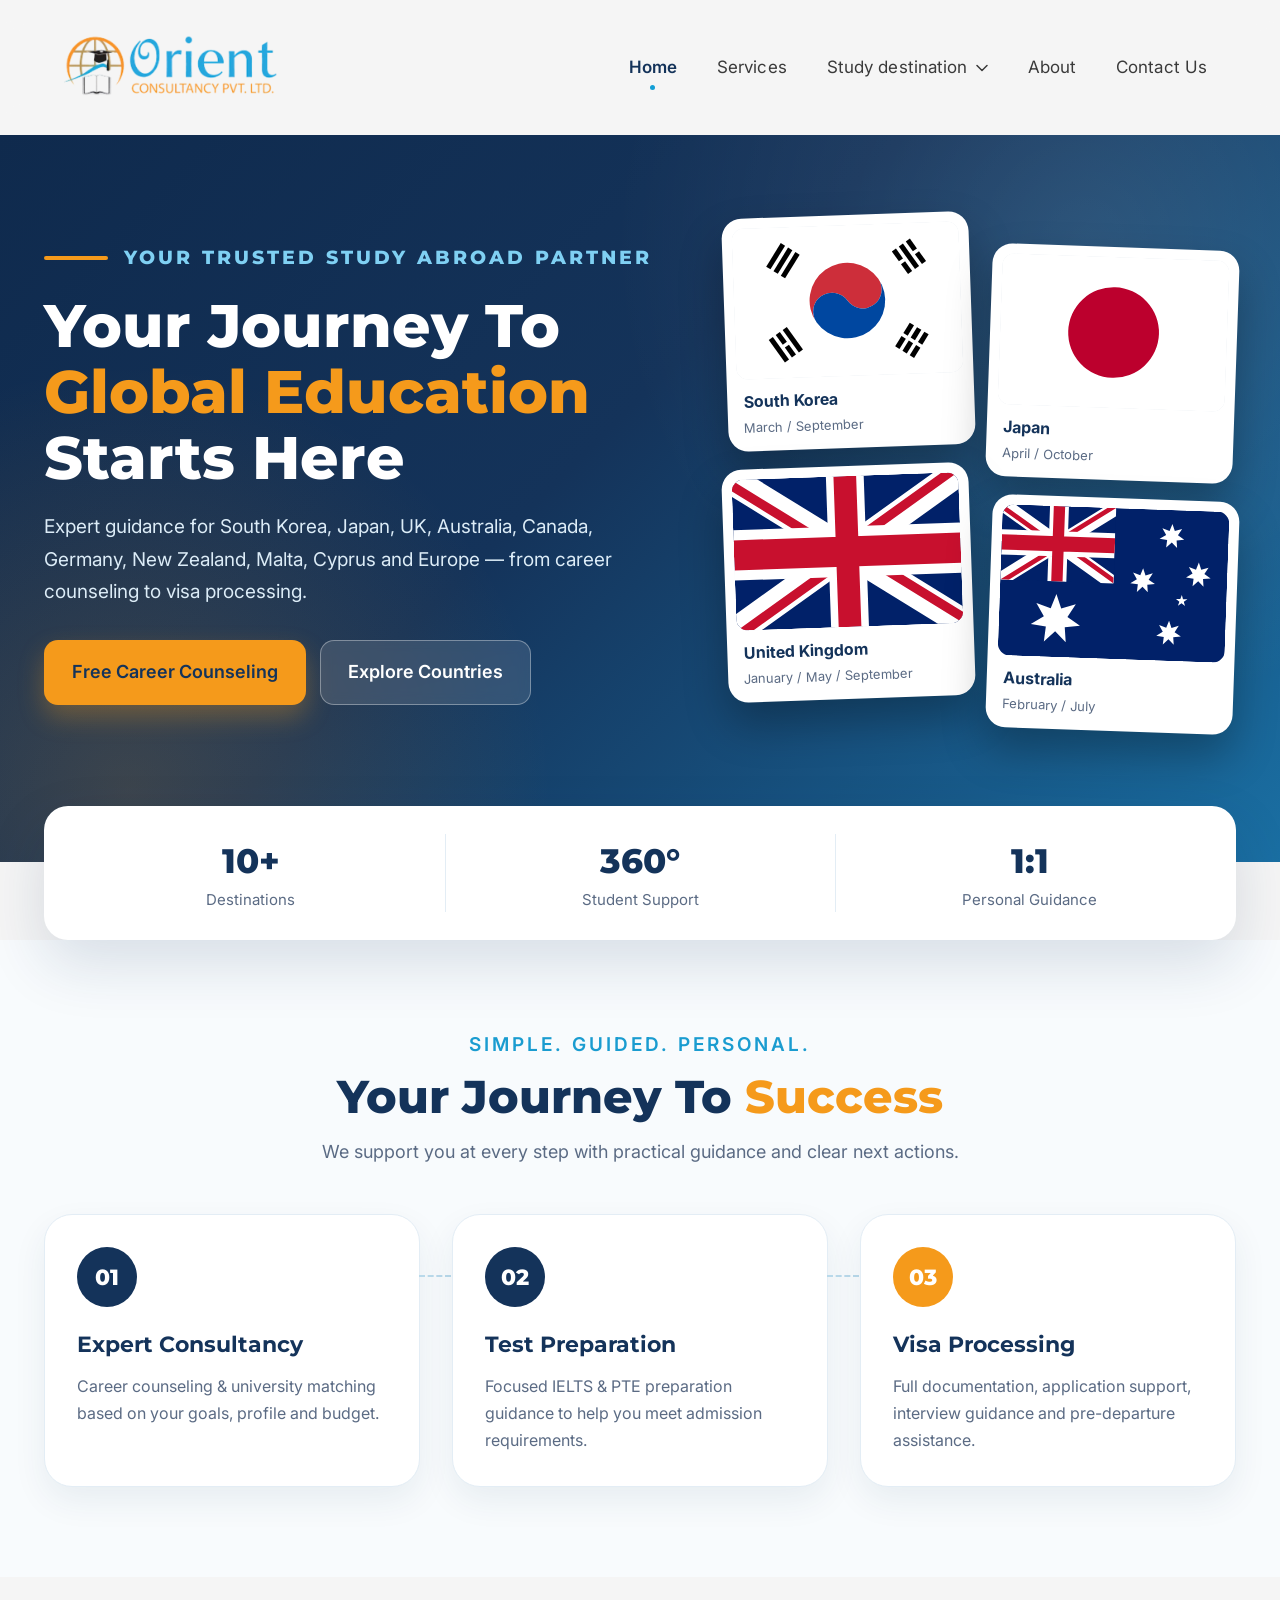
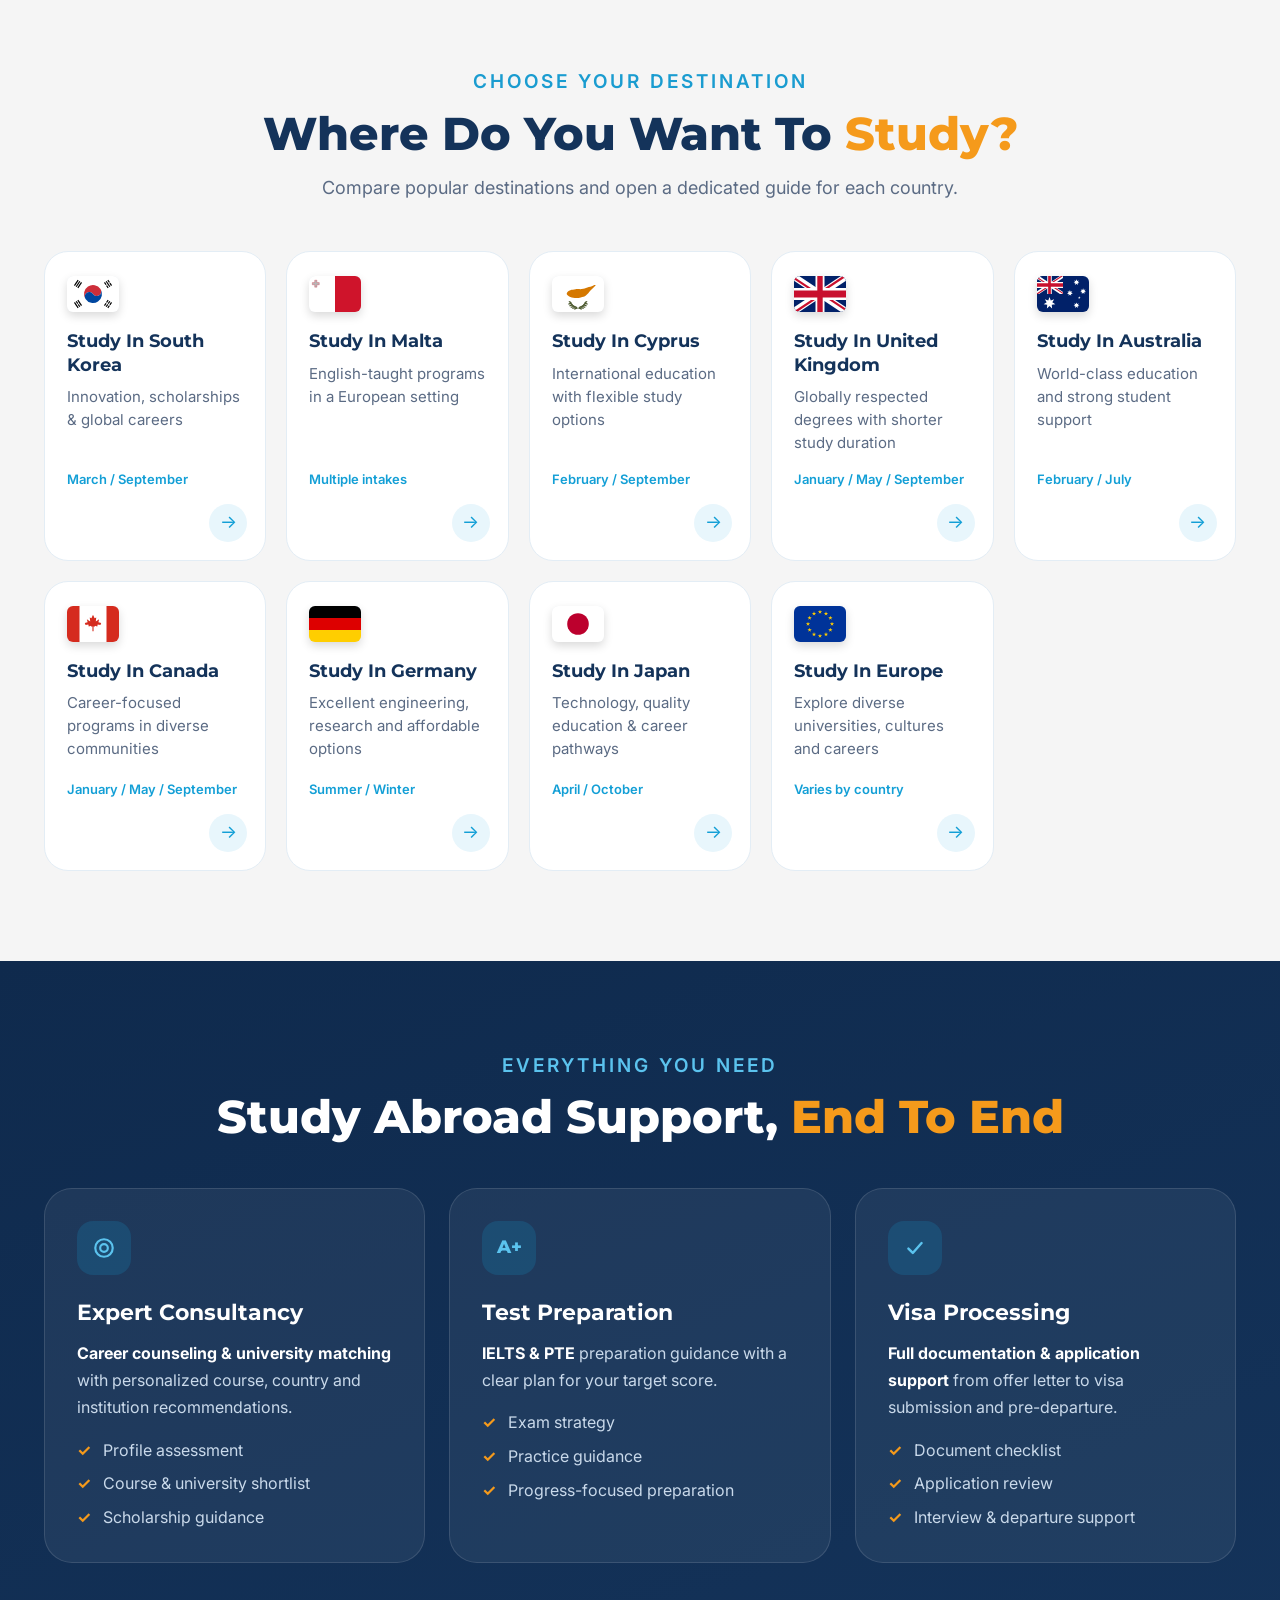
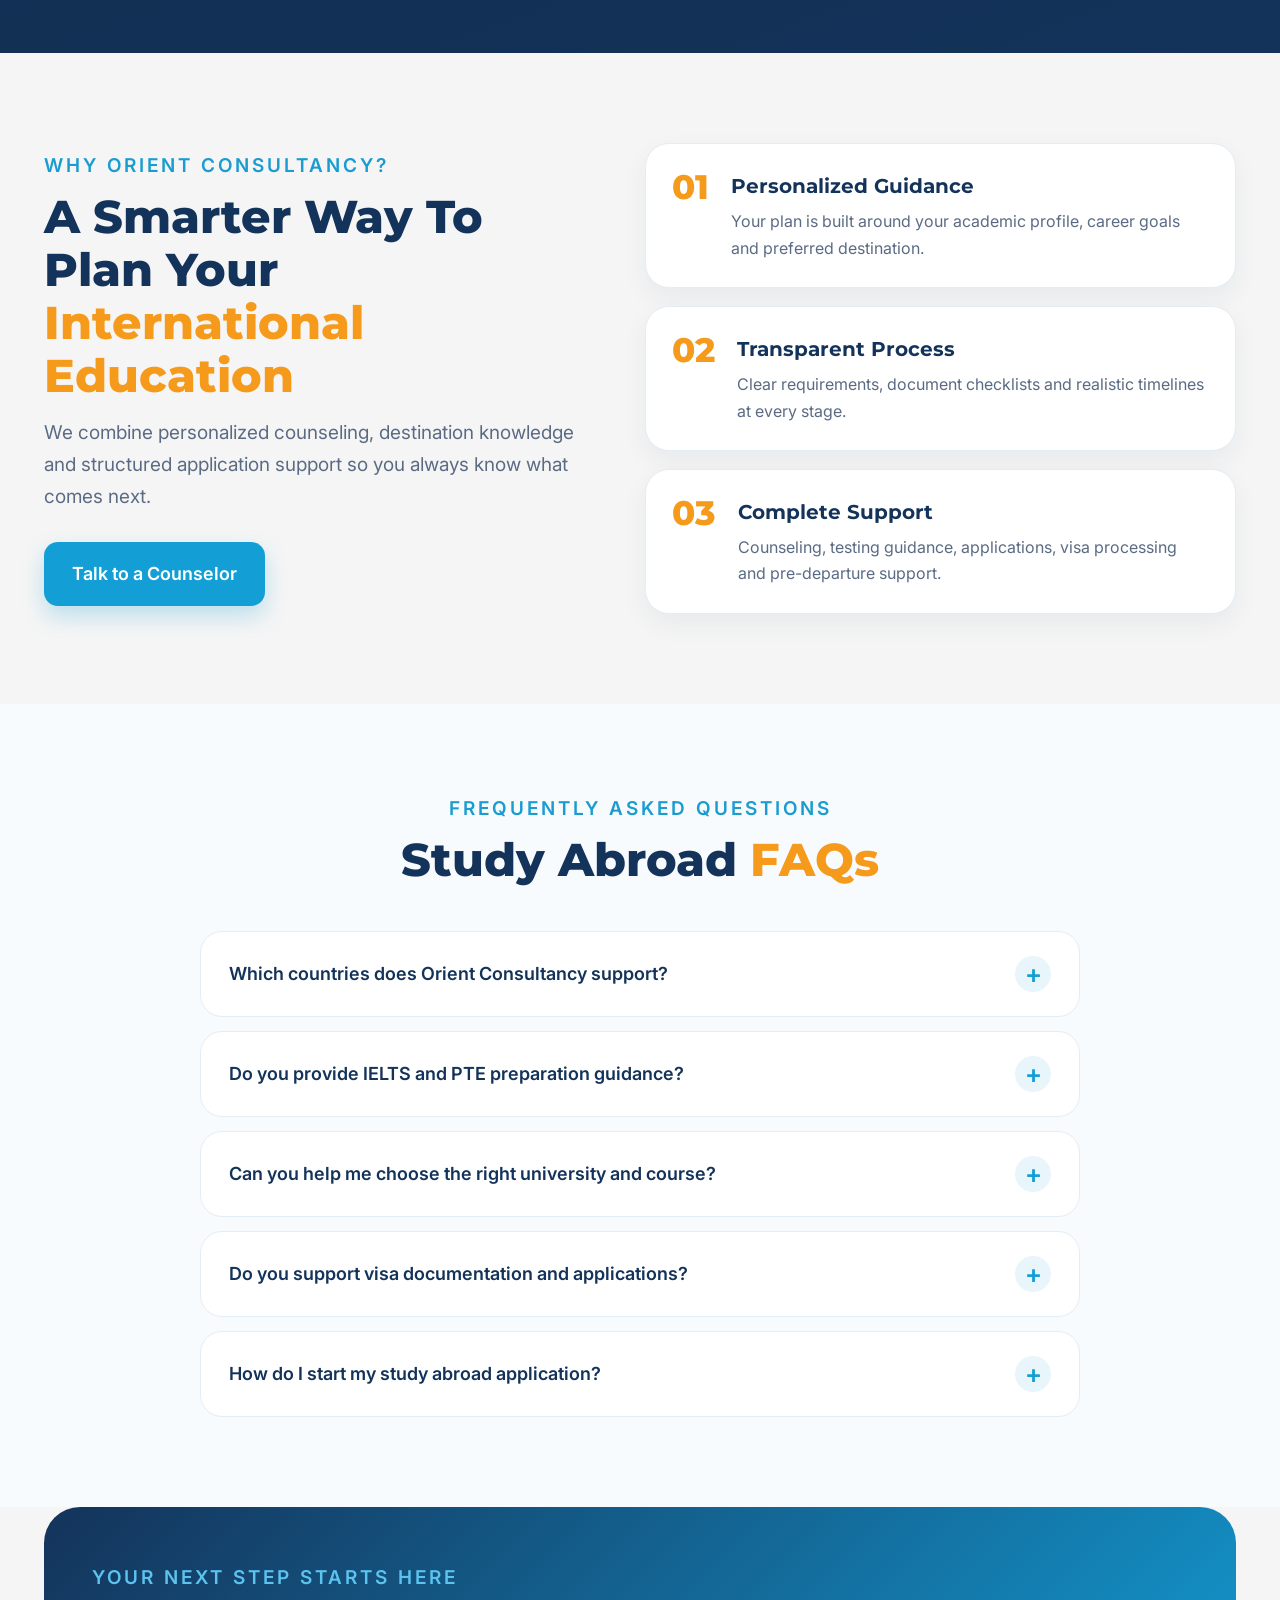
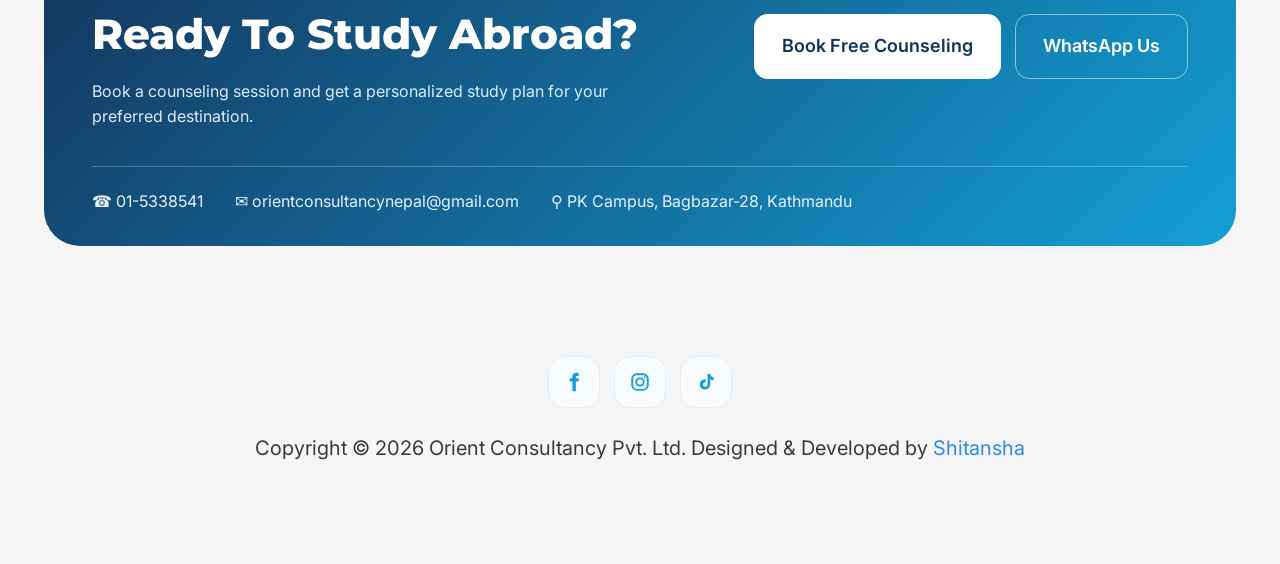
<file: index.html>
<!DOCTYPE html>
<html lang="en">
<head>
  <meta charset="UTF-8">
  <meta name="viewport" content="width=device-width, initial-scale=1">
  <title>Best Consultancy in Nepal | Orient Consultancy Pvt. Ltd.</title>
  <link rel="icon" href="/favicon.ico" sizes="any">
  <link rel="icon" type="image/png" sizes="32x32" href="/favicon-32x32.png">
  <link rel="icon" type="image/png" sizes="192x192" href="/favicon-192x192.png">
  <link rel="apple-touch-icon" href="/apple-touch-icon.png">
  <meta name="description" content="Orient Consultancy Pvt. Ltd. offers expert study abroad guidance for South Korea, Japan, UK, Australia, Canada, Germany, New Zealand, Malta, Cyprus and Europe — from career counseling to visa processing.">

  <link rel="preconnect" href="https://fonts.googleapis.com">
  <link rel="preconnect" href="https://fonts.gstatic.com" crossorigin>
  <link href="https://fonts.googleapis.com/css2?family=Inter:wght@400;500;600;700&family=Montserrat:wght@700;800&display=swap" rel="stylesheet">
  <link rel="stylesheet" href="style.css">
  <link rel="stylesheet" href="nav-responsive.css">

  <script src="dashain-theme.js" defer></script>
</head>
<body>

  <!-- ================= HEADER ================= -->
  <header class="site-header">
    <a class="logo" href="index.html" aria-label="Orient Consultancy - Home">
      <img src="images/logo.png" alt="Orient Consultancy Pvt. Ltd." width="230" height="70">
    </a>

    <button class="nav-toggle" aria-label="Open menu" aria-expanded="false" aria-controls="main-nav">
      <span></span><span></span><span></span>
    </button>

    <nav id="main-nav" class="main-nav" aria-label="Main navigation">
      <ul>
        <li><a href="index.html" aria-current="page">Home</a></li>
        <li><a href="services.html">Services</a></li>
        <li class="has-dropdown">
          <button class="dropdown-toggle" aria-expanded="false" aria-haspopup="true">
            Study destination
            <svg width="12" height="8" viewBox="0 0 12 8" aria-hidden="true"><path d="M1 1.5l5 5 5-5" fill="none" stroke="currentColor" stroke-width="1.5" stroke-linecap="round" stroke-linejoin="round"/></svg>
          </button>
          <ul class="dropdown">
            <li><a href="country.html?c=south-korea"><img class="dd-flag" src="images/south-korea.svg" alt="" width="20" height="14"><span>Korean Student Visa (D-2 / D-4 Visa)</span></a></li>
            <li><a href="country.html?c=uk"><img class="dd-flag" src="images/uk.svg" alt="" width="20" height="14"><span>UK Student Visa (Tier 4 Visa)</span></a></li>
            <li><a href="country.html?c=australia"><img class="dd-flag" src="images/australia.svg" alt="" width="20" height="14"><span>Australian Student Visa (Subclass 500)</span></a></li>
            <li><a href="country.html?c=usa"><img class="dd-flag" src="images/usa.svg" alt="" width="20" height="14"><span>U.S. Student Visa (F-1 Visa)</span></a></li>
            <li><a href="country.html?c=japan"><img class="dd-flag" src="images/japan.svg" alt="" width="20" height="14"><span>Japanese Student Visa</span></a></li>
            <li><a href="country.html?c=denmark"><img class="dd-flag" src="images/denmark.svg" alt="" width="20" height="14"><span>Denmark Student Visa</span></a></li>
            <li class="has-sub">
              <a class="dropdown-more sub-toggle" href="#" role="button" aria-haspopup="true" aria-expanded="false"><span>Other European Countries</span></a>
              <ul class="submenu">
                <li><a href="country.html?c=germany"><img class="dd-flag" src="images/germany.svg" alt="" width="20" height="14"><span>Germany Student Visa</span></a></li>
                <li><a href="country.html?c=malta"><img class="dd-flag" src="images/malta.svg" alt="" width="20" height="14"><span>Malta Student Visa</span></a></li>
                <li><a href="country.html?c=dubai"><img class="dd-flag" src="images/uae.svg" alt="" width="20" height="14"><span>Dubai Student Visa</span></a></li>
                <li><a href="country.html?c=finland"><img class="dd-flag" src="images/finland.svg" alt="" width="20" height="14"><span>Finland Student Visa</span></a></li>
                
              </ul>
            </li>
          </ul>
        </li>
        <li><a href="/about">About</a></li>
        <li><a href="contact.html">Contact Us</a></li>
      </ul>
    </nav>
  </header>

  <!-- ================= MAIN ================= -->
  <main class="hm">

    <!-- ---------- HERO ---------- -->
    <section class="hm-hero" aria-labelledby="hero-heading">
      <div class="hm-wrap hm-hero-grid">
        <div class="hm-hero-text">
          <p class="hm-eyebrow">Your trusted study abroad partner</p>
          <h1 id="hero-heading">Your Journey To <span class="accent">Global Education</span> Starts Here</h1>
          <p class="hm-hero-lead">Expert guidance for South Korea, Japan, UK, Australia, Canada, Germany, New Zealand, Malta, Cyprus and Europe — from career counseling to visa processing.</p>
          <div class="hm-buttons">
            <a class="btn btn-accent" href="contact.html">Free Career Counseling</a>
            <a class="btn btn-glass" href="#destinations">Explore Countries</a>
          </div>
        </div>

        <!-- Four tilted flag cards. Each one opens its country page. -->
        <ul class="hm-flag-stack" aria-label="Popular destinations">
          <li><a href="country.html?c=south-korea"><img class="hm-flag" src="images/south-korea.svg" alt="South Korea flag" width="300" height="200"><strong>South Korea</strong><span>March / September</span></a></li>
          <li><a href="country.html?c=japan"><img class="hm-flag" src="images/japan.svg" alt="Japan flag" width="300" height="200"><strong>Japan</strong><span>April / October</span></a></li>
          <li><a href="country.html?c=uk"><img class="hm-flag" src="images/uk.svg" alt="United Kingdom flag" width="300" height="200"><strong>United Kingdom</strong><span>January / May / September</span></a></li>
          <li><a href="country.html?c=australia"><img class="hm-flag" src="images/australia.svg" alt="Australia flag" width="300" height="200"><strong>Australia</strong><span>February / July</span></a></li>
        </ul>
      </div>
    </section>

    <!-- Floating stats bar that overlaps the hero -->
    <div class="hm-wrap">
      <dl class="hm-stats">
        <div><dt>10+</dt><dd>Destinations</dd></div>
        <div><dt>360°</dt><dd>Student Support</dd></div>
        <div><dt>1:1</dt><dd>Personal Guidance</dd></div>
      </dl>
    </div>

    <!-- ---------- JOURNEY ---------- -->
    <section class="hm-section hm-tint" aria-labelledby="journey-heading">
      <div class="hm-wrap">
        <p class="hm-eyebrow center">Simple. Guided. Personal.</p>
        <h2 id="journey-heading" class="hm-title">Your Journey To <span class="accent">Success</span></h2>
        <p class="hm-sub">We support you at every step with practical guidance and clear next actions.</p>

        <ol class="hm-steps">
          <li class="hm-step">
            <span class="hm-badge">01</span>
            <h3>Expert Consultancy</h3>
            <p>Career counseling &amp; university matching based on your goals, profile and budget.</p>
          </li>
          <li class="hm-step">
            <span class="hm-badge">02</span>
            <h3>Test Preparation</h3>
            <p>Focused IELTS &amp; PTE preparation guidance to help you meet admission requirements.</p>
          </li>
          <li class="hm-step">
            <span class="hm-badge hm-badge-orange">03</span>
            <h3>Visa Processing</h3>
            <p>Full documentation, application support, interview guidance and pre-departure assistance.</p>
          </li>
        </ol>
      </div>
    </section>

   <!-- ---------- DESTINATIONS ---------- -->
    <section class="hm-section" id="destinations" aria-labelledby="dest-heading">
      <div class="hm-wrap">
        <p class="hm-eyebrow center">Choose your destination</p>
        <h2 id="dest-heading" class="hm-title">Where Do You Want To <span class="accent">Study?</span></h2>
        <p class="hm-sub">Compare popular destinations and open a dedicated guide for each country.</p>

        <div class="hm-dest-grid">
          <a class="hm-dest" href="country.html?c=south-korea">
            <img class="hm-flag" src="images/south-korea.svg" alt="South Korea flag" width="52" height="36" loading="lazy">
            <h3>Study In South Korea</h3>
            <p>Innovation, scholarships &amp; global careers</p>
            <span class="hm-intake">March / September</span>
            <span class="hm-go" aria-hidden="true">→</span>
          </a>
          <a class="hm-dest" href="country.html?c=malta">
            <img class="hm-flag" src="images/malta.svg" alt="Malta flag" width="52" height="36" loading="lazy">
            <h3>Study In Malta</h3>
            <p>English-taught programs in a European setting</p>
            <span class="hm-intake">Multiple intakes</span>
            <span class="hm-go" aria-hidden="true">→</span>
          </a>
          <a class="hm-dest" href="country.html?c=cyprus">
            <img class="hm-flag" src="images/cyprus.svg" alt="Cyprus flag" width="52" height="36" loading="lazy">
            <h3>Study In Cyprus</h3>
            <p>International education with flexible study options</p>
            <span class="hm-intake">February / September</span>
            <span class="hm-go" aria-hidden="true">→</span>
          </a>
         
          <a class="hm-dest" href="country.html?c=uk">
            <img class="hm-flag" src="images/uk.svg" alt="United Kingdom flag" width="52" height="36" loading="lazy">
            <h3>Study In United Kingdom</h3>
            <p>Globally respected degrees with shorter study duration</p>
            <span class="hm-intake">January / May / September</span>
            <span class="hm-go" aria-hidden="true">→</span>
          </a>
          <a class="hm-dest" href="country.html?c=australia">
            <img class="hm-flag" src="images/australia.svg" alt="Australia flag" width="52" height="36" loading="lazy">
            <h3>Study In Australia</h3>
            <p>World-class education and strong student support</p>
            <span class="hm-intake">February / July</span>
            <span class="hm-go" aria-hidden="true">→</span>
          </a>
          <a class="hm-dest" href="country.html?c=canada">
            <img class="hm-flag" src="images/canada.svg" alt="Canada flag" width="52" height="36" loading="lazy">
            <h3>Study In Canada</h3>
            <p>Career-focused programs in diverse communities</p>
            <span class="hm-intake">January / May / September</span>
            <span class="hm-go" aria-hidden="true">→</span>
          </a>
          <a class="hm-dest" href="country.html?c=germany">
            <img class="hm-flag" src="images/germany.svg" alt="Germany flag" width="52" height="36" loading="lazy">
            <h3>Study In Germany</h3>
            <p>Excellent engineering, research and affordable options</p>
            <span class="hm-intake">Summer / Winter</span>
            <span class="hm-go" aria-hidden="true">→</span>
          </a>
          
           <a class="hm-dest" href="country.html?c=japan">
            <img class="hm-flag" src="images/japan.svg" alt="Japan flag" width="52" height="36" loading="lazy">
            <h3>Study In Japan</h3>
            <p>Technology, quality education &amp; career pathways</p>
            <span class="hm-intake">April / October</span>
            <span class="hm-go" aria-hidden="true">→</span>
          </a>
          <a class="hm-dest" href="country.html?c=europe">
            <img class="hm-flag" src="images/europe.svg" alt="European Union flag" width="52" height="36" loading="lazy">
            <h3>Study In Europe</h3>
            <p>Explore diverse universities, cultures and careers</p>
            <span class="hm-intake">Varies by country</span>
            <span class="hm-go" aria-hidden="true">→</span>
          </a>
        </div>
      </div>
    </section>

    <!-- ---------- SERVICES (dark) ---------- -->
    <section class="hm-section hm-dark" aria-labelledby="services-heading">
      <div class="hm-wrap">
        <p class="hm-eyebrow center light">Everything you need</p>
        <h2 id="services-heading" class="hm-title light">Study Abroad Support, <span class="accent">End To End</span></h2>

        <div class="hm-service-grid">
          <article class="hm-service">
            <span class="hm-service-icon" aria-hidden="true">
              <svg width="24" height="24" viewBox="0 0 22 22"><circle cx="11" cy="11" r="8" fill="none" stroke="currentColor" stroke-width="2"/><circle cx="11" cy="11" r="3.5" fill="none" stroke="currentColor" stroke-width="2"/></svg>
            </span>
            <h3>Expert Consultancy</h3>
            <p><strong>Career counseling &amp; university matching</strong> with personalized course, country and institution recommendations.</p>
            <ul>
              <li>Profile assessment</li>
              <li>Course &amp; university shortlist</li>
              <li>Scholarship guidance</li>
            </ul>
          </article>

          <article class="hm-service">
            <span class="hm-service-icon" aria-hidden="true">A+</span>
            <h3>Test Preparation</h3>
            <p><strong>IELTS &amp; PTE</strong> preparation guidance with a clear plan for your target score.</p>
            <ul>
              <li>Exam strategy</li>
              <li>Practice guidance</li>
              <li>Progress-focused preparation</li>
            </ul>
          </article>

          <article class="hm-service">
            <span class="hm-service-icon" aria-hidden="true">
              <svg width="22" height="22" viewBox="0 0 20 20"><path d="M4 10.5l4 4 8-9" fill="none" stroke="currentColor" stroke-width="2.2" stroke-linecap="round" stroke-linejoin="round"/></svg>
            </span>
            <h3>Visa Processing</h3>
            <p><strong>Full documentation &amp; application support</strong> from offer letter to visa submission and pre-departure.</p>
            <ul>
              <li>Document checklist</li>
              <li>Application review</li>
              <li>Interview &amp; departure support</li>
            </ul>
          </article>
        </div>
      </div>
    </section>

    <!-- ---------- WHY ORIENT ---------- -->
    <section class="hm-section" aria-labelledby="why-heading">
      <div class="hm-wrap hm-why">
        <div class="hm-why-text">
          <p class="hm-eyebrow">Why Orient Consultancy?</p>
          <h2 id="why-heading" class="hm-title left">A Smarter Way To Plan Your <span class="accent">International Education</span></h2>
          <p class="hm-why-lead">We combine personalized counseling, destination knowledge and structured application support so you always know what comes next.</p>
          <a class="btn btn-primary" href="contact.html">Talk to a Counselor</a>
        </div>

        <ul class="hm-why-list">
          <li>
            <span class="hm-why-num">01</span>
            <div>
              <h3>Personalized Guidance</h3>
              <p>Your plan is built around your academic profile, career goals and preferred destination.</p>
            </div>
          </li>
          <li>
            <span class="hm-why-num">02</span>
            <div>
              <h3>Transparent Process</h3>
              <p>Clear requirements, document checklists and realistic timelines at every stage.</p>
            </div>
          </li>
          <li>
            <span class="hm-why-num">03</span>
            <div>
              <h3>Complete Support</h3>
              <p>Counseling, testing guidance, applications, visa processing and pre-departure support.</p>
            </div>
          </li>
        </ul>
      </div>
    </section>

    <!-- ---------- FAQ (works without JavaScript) ---------- -->
    <section class="hm-section hm-tint" aria-labelledby="faq-heading">
      <div class="hm-wrap">
        <p class="hm-eyebrow center">Frequently asked questions</p>
        <h2 id="faq-heading" class="hm-title">Study Abroad <span class="accent">FAQs</span></h2>

        <div class="hm-faq">
          <details name="faq">
            <summary>Which countries does Orient Consultancy support?</summary>
            <p>Orient Consultancy provides guidance for South Korea, Japan, the United Kingdom, Australia, Canada, Germany, New Zealand, Malta, Cyprus and other European study destinations.</p>
          </details>
          <details name="faq">
            <summary>Do you provide IELTS and PTE preparation guidance?</summary>
            <p>Yes. We help students plan for IELTS and PTE preparation and understand the score requirements for their selected institutions and programs.</p>
          </details>
          <details name="faq">
            <summary>Can you help me choose the right university and course?</summary>
            <p>Yes. Our counseling process includes profile assessment, career counseling and university matching based on academic background, budget, career goals and destination preferences.</p>
          </details>
          <details name="faq">
            <summary>Do you support visa documentation and applications?</summary>
            <p>Yes. We provide documentation checklists, application support, visa guidance, interview preparation where relevant and pre-departure assistance.</p>
          </details>
          <details name="faq">
            <summary>How do I start my study abroad application?</summary>
            <p>Start with a counseling session. We will review your profile, shortlist suitable options and provide a step-by-step application roadmap.</p>
          </details>
        </div>
      </div>
    </section>

    <!-- ---------- CTA ---------- -->
    <section class="hm-wrap hm-cta-wrap" aria-labelledby="cta-heading">
      <div class="hm-cta">
        <div class="hm-cta-top">
          <div>
            <p class="hm-eyebrow light">Your next step starts here</p>
            <h2 id="cta-heading">Ready To Study Abroad?</h2>
            <p>Book a counseling session and get a personalized study plan for your preferred destination.</p>
          </div>
          <div class="hm-buttons">
            <a class="btn btn-white" href="contact.html">Book Free Counseling</a>
            <a class="btn btn-ghost" href="https://wa.me/9779767259997" target="_blank" rel="noopener">WhatsApp Us</a>
          </div>
        </div>
        <ul class="hm-cta-contact">
          <li><a href="tel:015338541">☎ 01-5338541</a></li>
          <li><a href="mailto:orientconsultancynepal@gmail.com">✉ orientconsultancynepal@gmail.com</a></li>
          <li>⚲ PK Campus, Bagbazar-28, Kathmandu</li>
        </ul>
      </div>
    </section>

  </main>

  <!-- ================= FOOTER ================= -->
   <footer class="site-footer">
    <ul class="footer-social" aria-label="Follow Orient Consultancy">
      <li><a href="https://www.facebook.com/OrientConsultancyNepal" target="_blank" rel="noopener" aria-label="Orient Consultancy on Facebook">
        <svg viewBox="0 0 24 24" aria-hidden="true"><path d="M14 8V6.5c0-.7.2-1 1.2-1H17V2.2C16.6 2.1 15.6 2 14.5 2 12 2 10.3 3.5 10.3 6.2V8H7.5v3.5h2.8V22H14V11.5h2.8L17.3 8H14z" fill="currentColor"/></svg>
      </a></li>
      <li><a href="https://www.instagram.com/orient_nepal/" target="_blank" rel="noopener" aria-label="Orient Consultancy on Instagram">
        <svg viewBox="0 0 24 24" aria-hidden="true"><rect x="3.5" y="3.5" width="17" height="17" rx="5" fill="none" stroke="currentColor" stroke-width="2"/><circle cx="12" cy="12" r="4" fill="none" stroke="currentColor" stroke-width="2"/><circle cx="17.2" cy="6.8" r="1.2" fill="currentColor"/></svg>
      </a></li>
      <li><a href="https://www.tiktok.com/@orient.consultancy" target="_blank" rel="noopener" aria-label="Orient Consultancy on TikTok">
        <svg viewBox="0 0 24 24" aria-hidden="true"><path d="M16.5 3c.3 2.3 1.6 3.7 3.8 3.9v3.2c-1.4.1-2.7-.3-3.8-1.1v5.6a5.7 5.7 0 11-5.7-5.7c.3 0 .6 0 .9.1v3.3a2.5 2.5 0 102 2.4V3h2.8z" fill="currentColor"/></svg>
      </a></li>
    </ul>
    <p>Copyright © 2026 Orient Consultancy Pvt. Ltd. Designed &amp; Developed by <a href="https://shitanshabaral.com.np/" target="_blank" rel="noopener">Shitansha</a></p>
  </footer>

  <script src="script.js" defer></script>
</body>
</html>
</file>
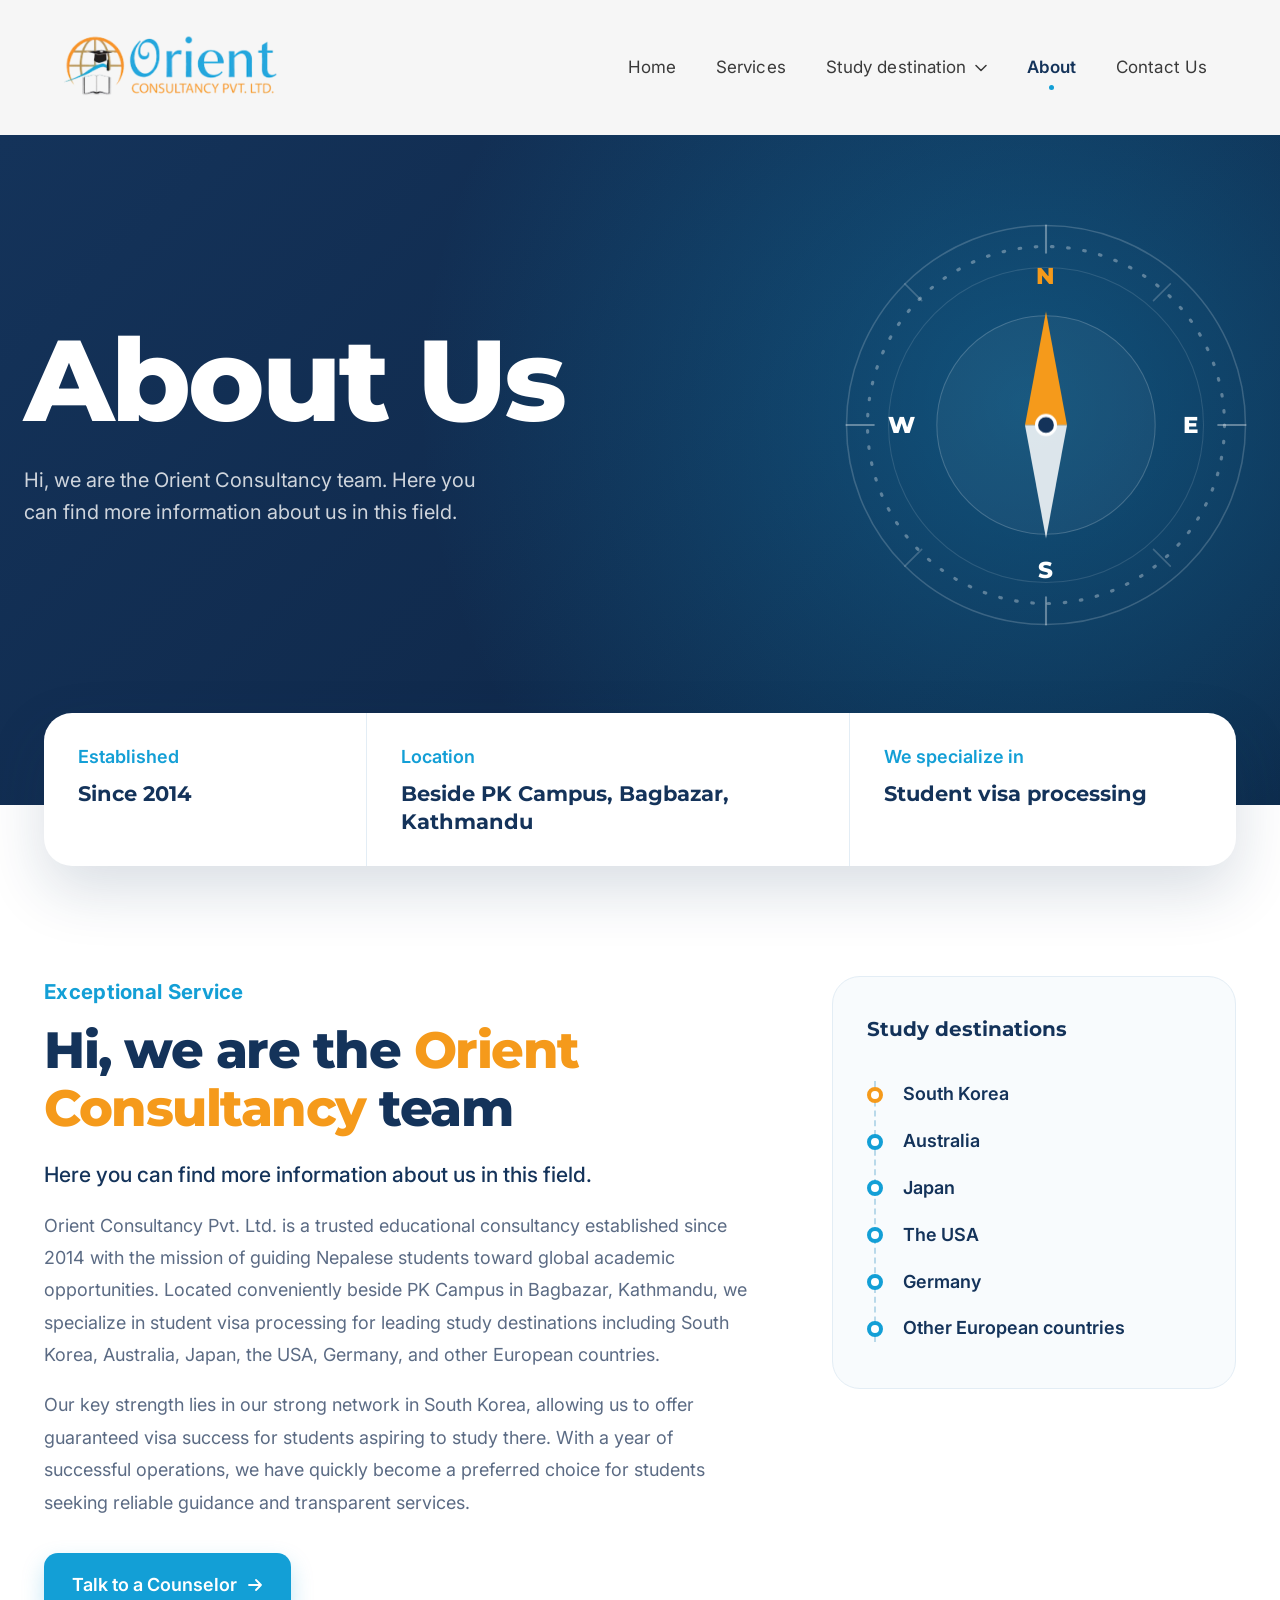
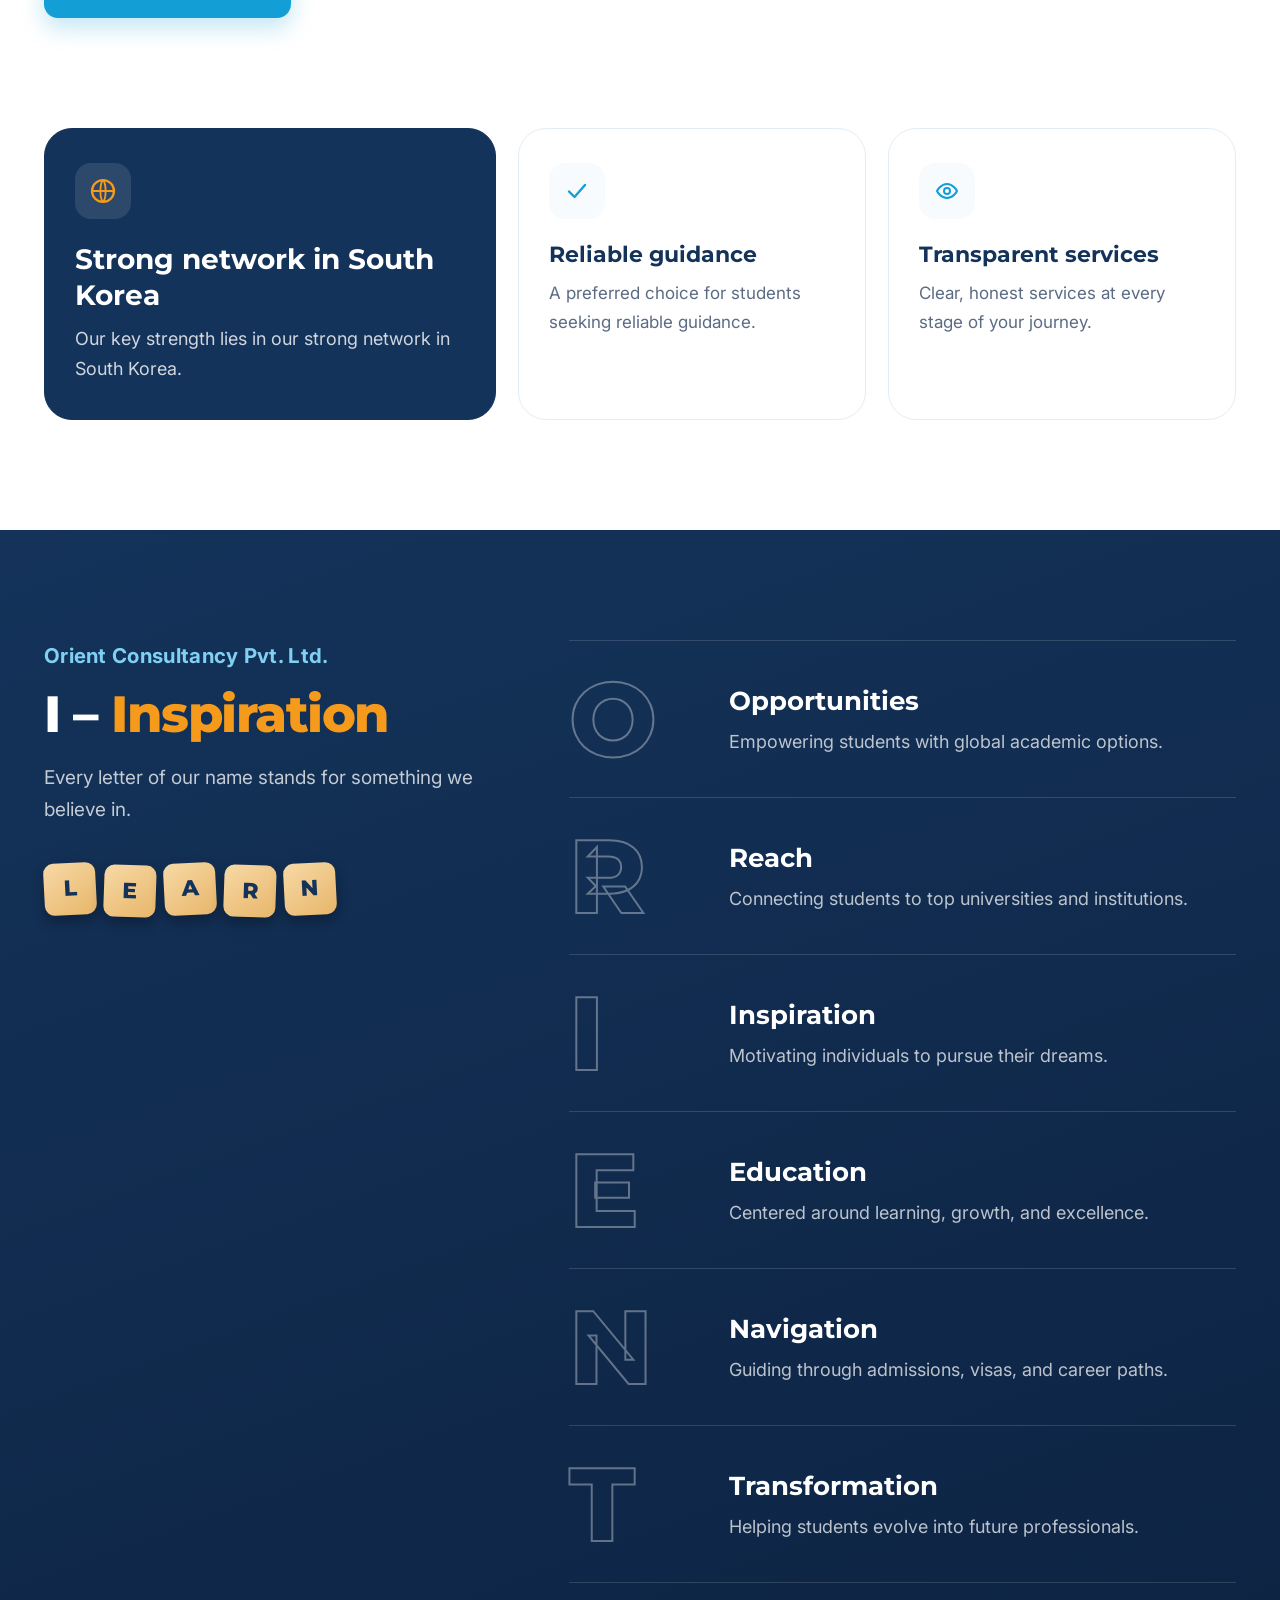
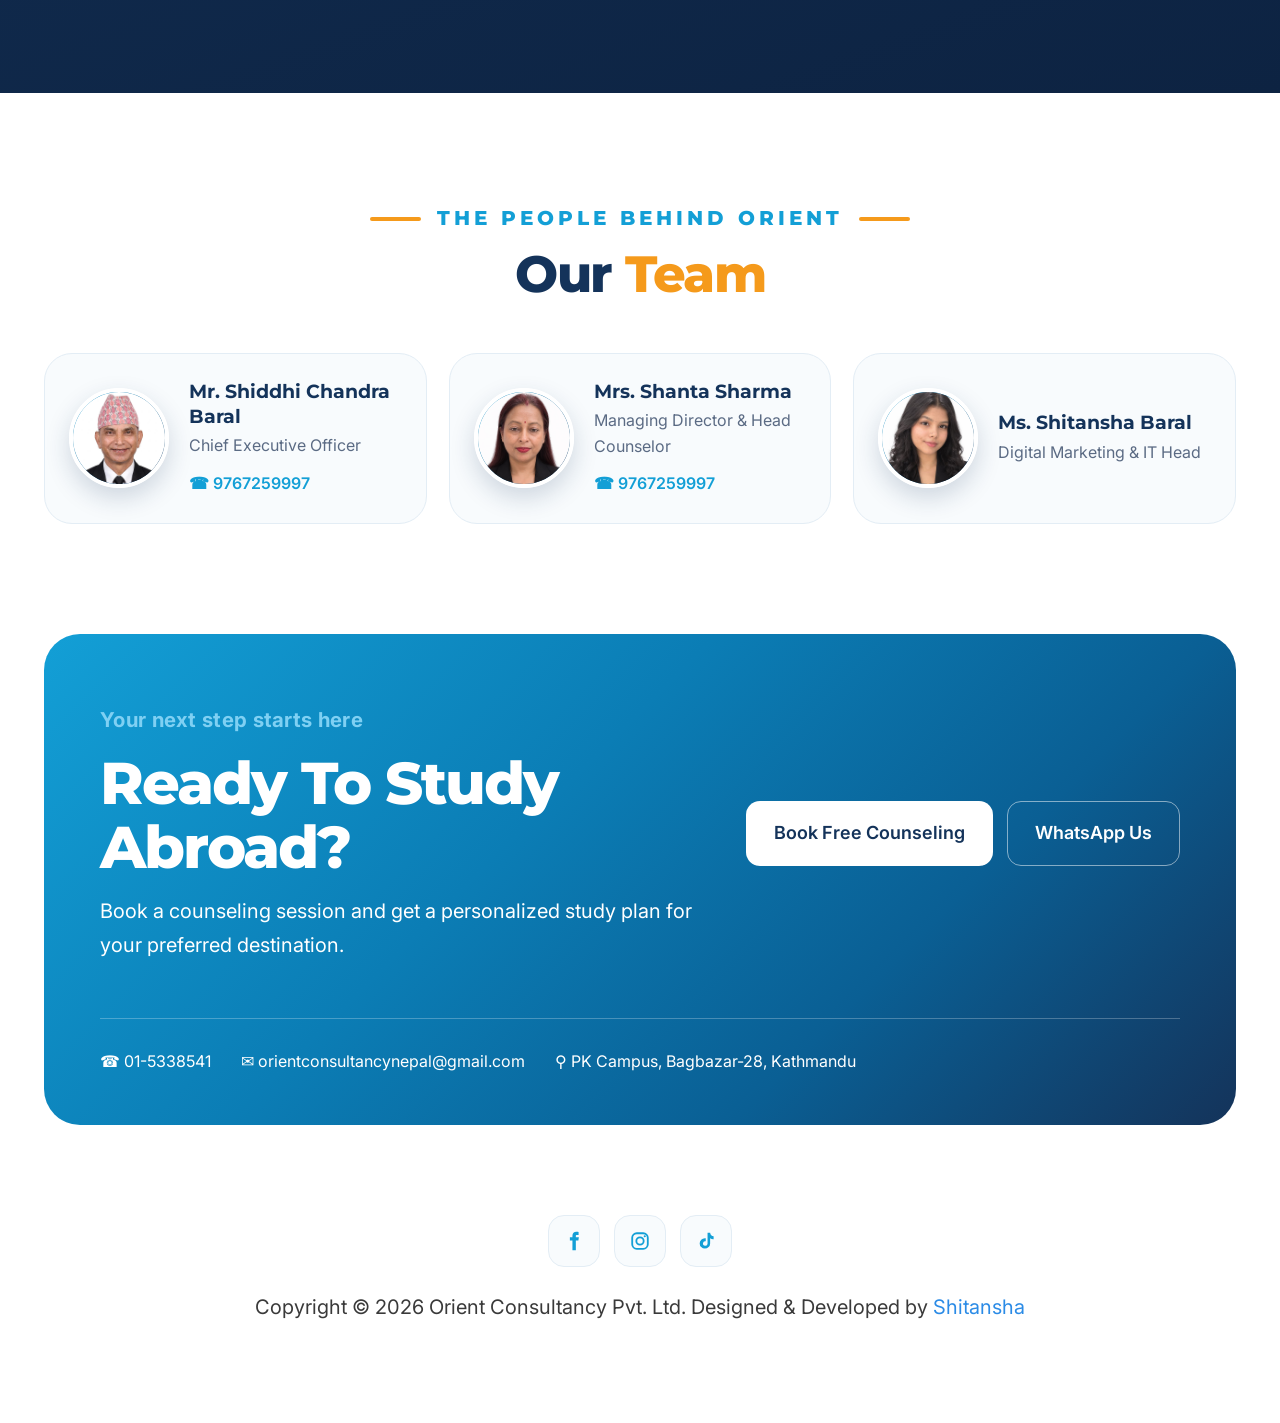
<file: about.html>
<!DOCTYPE html>
<html lang="en">
<head>
  <meta charset="UTF-8">
  <meta name="viewport" content="width=device-width, initial-scale=1">
  <title>About Us | Orient Consultancy Pvt. Ltd.</title>
  <link rel="icon" href="/favicon.ico" sizes="any">
  <link rel="icon" type="image/png" sizes="32x32" href="/favicon-32x32.png">
  <link rel="icon" type="image/png" sizes="192x192" href="/favicon-192x192.png">
  <link rel="apple-touch-icon" href="/apple-touch-icon.png">
  <meta name="description" content="Orient Consultancy Pvt. Ltd. is a trusted educational consultancy in Kathmandu, established in 2014, guiding Nepalese students toward global academic opportunities and student visa success.">

  <link rel="preconnect" href="https://fonts.googleapis.com">
  <link rel="preconnect" href="https://fonts.gstatic.com" crossorigin>
  <link href="https://fonts.googleapis.com/css2?family=Inter:wght@400;500;600;700&family=Montserrat:wght@700;800&family=Open+Sans:wght@400;600&display=swap" rel="stylesheet">

  <!-- style.css = shared header/footer/buttons. Keep this order. -->
  <link rel="stylesheet" href="style.css">
  <link rel="stylesheet" href="nav-responsive.css">

  <script src="dashain-theme.js" defer></script>
</head>
<body class="about-page">

  <!-- ================= HEADER (same as other pages) ================= -->
  <header class="site-header">
    <a class="logo" href="index.html" aria-label="Orient Consultancy - Home">
      <img src="images/logo.png" alt="Orient Consultancy Pvt. Ltd." width="230" height="70">
    </a>

    <button class="nav-toggle" aria-label="Open menu" aria-expanded="false" aria-controls="main-nav">
      <span></span><span></span><span></span>
    </button>

    <nav id="main-nav" class="main-nav" aria-label="Main navigation">
      <ul>
        <li><a href="index.html">Home</a></li>
        <li><a href="services.html">Services</a></li>
        <li class="has-dropdown">
          <button class="dropdown-toggle" aria-expanded="false" aria-haspopup="true">
            Study destination
            <svg width="12" height="8" viewBox="0 0 12 8" aria-hidden="true"><path d="M1 1.5l5 5 5-5" fill="none" stroke="currentColor" stroke-width="1.5" stroke-linecap="round" stroke-linejoin="round"/></svg>
          </button>
          <ul class="dropdown">
            <li><a href="country.html?c=south-korea"><img class="dd-flag" src="images/flags/south-korea.svg" alt="" width="20" height="14"><span>Korean Student Visa (D-2 / D-4 Visa)</span></a></li>
            <li><a href="country.html?c=uk"><img class="dd-flag" src="images/flags/uk.svg" alt="" width="20" height="14"><span>UK Student Visa (Tier 4 Visa)</span></a></li>
            <li><a href="country.html?c=australia"><img class="dd-flag" src="images/flags/australia.svg" alt="" width="20" height="14"><span>Australian Student Visa (Subclass 500)</span></a></li>
            <li><a href="country.html?c=usa"><img class="dd-flag" src="images/flags/usa.svg" alt="" width="20" height="14"><span>U.S. Student Visa (F-1 Visa)</span></a></li>
            <li><a href="country.html?c=japan"><img class="dd-flag" src="images/flags/japan.svg" alt="" width="20" height="14"><span>Japanese Student Visa</span></a></li>
            <li><a href="country.html?c=denmark"><img class="dd-flag" src="images/flags/denmark.svg" alt="" width="20" height="14"><span>Denmark Student Visa</span></a></li>
            <li class="has-sub">
              <a class="dropdown-more sub-toggle" href="#" role="button" aria-haspopup="true" aria-expanded="false"><span>Other European Countries</span></a>
              <ul class="submenu">
                <li><a href="country.html?c=germany"><img class="dd-flag" src="images/flags/germany.svg" alt="" width="20" height="14"><span>Germany Student Visa</span></a></li>
                <li><a href="country.html?c=malta"><img class="dd-flag" src="images/flags/malta.svg" alt="" width="20" height="14"><span>Malta Student Visa</span></a></li>
                <li><a href="country.html?c=dubai"><img class="dd-flag" src="images/flags/uae.svg" alt="" width="20" height="14"><span>Dubai Student Visa</span></a></li>
                <li><a href="country.html?c=finland"><img class="dd-flag" src="images/flags/finland.svg" alt="" width="20" height="14"><span>Finland Student Visa</span></a></li>
              </ul>
            </li>
          </ul>
        </li>
        <li><a href="/about" aria-current="page">About</a></li>
        <li><a href="contact.html">Contact Us</a></li>
      </ul>
    </nav>
  </header>

  <!-- ================= MAIN ================= -->
  <main>

    <!-- ---------- HERO: compass + title ---------- -->
    <section class="ab-hero" aria-labelledby="page-title">
      <div class="ab-hero-grid">
        <div class="ab-hero-text">
          <h1 id="page-title">About Us</h1>
          <p class="ab-hero-sub">Hi, we are the Orient Consultancy team. Here you can find more information about us in this field.</p>
        </div>

                <!-- Compass drawn in SVG. It settles on North, then keeps gently swaying like a real needle. -->
        <svg class="ab-compass" viewBox="0 0 400 400" role="img" aria-label="A compass pointing north">
          <circle cx="200" cy="200" r="190" fill="none" stroke="rgba(255,255,255,.18)" stroke-width="1.5"/>
          <circle cx="200" cy="200" r="150" fill="none" stroke="rgba(255,255,255,.12)" stroke-width="1"/>
          <circle cx="200" cy="200" r="104" fill="rgba(255,255,255,.04)" stroke="rgba(255,255,255,.2)" stroke-width="1"/>

          <!-- NEW: slowly turning ring of small marks -->
          <circle class="ab-ring" cx="200" cy="200" r="170" fill="none" stroke="rgba(255,255,255,.32)" stroke-width="3" stroke-dasharray="1.5 14" stroke-linecap="round"/>

          <g stroke="rgba(255,255,255,.35)" stroke-width="2" stroke-linecap="round">
            <path d="M200 10v26M200 364v26M10 200h26M364 200h26"/>
          </g>
          <g stroke="rgba(255,255,255,.2)" stroke-width="1.5" stroke-linecap="round">
            <path d="M65.6 65.6l16 16M318.4 65.6l-16 16M65.6 334.4l16-16M318.4 334.4l-16-16"/>
          </g>
          <g font-family="Montserrat, Arial, sans-serif" font-weight="800" font-size="22" text-anchor="middle" fill="#ffffff">
            <text class="ab-north" x="200" y="66" fill="#f59a1b">N</text>
            <text x="338" y="208">E</text>
            <text x="200" y="346">S</text>
            <text x="62" y="208">W</text>
          </g>
          <g class="ab-needle">
            <polygon points="200,92 220,200 180,200" fill="#f59a1b"/>
            <polygon points="200,308 220,200 180,200" fill="#ffffff" fill-opacity=".85"/>
            <circle cx="200" cy="200" r="9" fill="#14335a" stroke="#ffffff" stroke-width="3"/>
          </g>
        </svg>
      </div>
    </section>

    <!-- ---------- QUICK FACTS (overlaps the hero) ---------- -->
    <section class="ab-wrap ab-facts-wrap" aria-label="Orient Consultancy at a glance">
      <dl class="ab-facts">
        <div>
          <dt>Established</dt>
          <dd>Since 2014</dd>
        </div>
        <div>
          <dt>Location</dt>
          <dd>Beside PK Campus, Bagbazar, Kathmandu</dd>
        </div>
        <div>
          <dt>We specialize in</dt>
          <dd>Student visa processing</dd>
        </div>
      </dl>
    </section>

    <!-- ---------- STORY + DESTINATION ROUTE ---------- -->
    <section class="ab-wrap ab-story" aria-labelledby="story-heading">
      <div class="ab-story-text">
        <p class="ab-kicker">Exceptional Service</p>
        <h2 id="story-heading">Hi, we are the <span>Orient Consultancy</span> team</h2>
        <p class="ab-lead">Here you can find more information about us in this field.</p>
        <p>Orient Consultancy Pvt. Ltd. is a trusted educational consultancy established since 2014 with the mission of guiding Nepalese students toward global academic opportunities. Located conveniently beside PK Campus in Bagbazar, Kathmandu, we specialize in student visa processing for leading study destinations including South Korea, Australia, Japan, the USA, Germany, and other European countries.</p>
        <!-- REVIEW THIS WORDING (copied from your live site):
             "a year of successful operations" does not match "established since 2014",
             and "guaranteed visa success" is a strong promise. -->
        <p>Our key strength lies in our strong network in South Korea, allowing us to offer guaranteed visa success for students aspiring to study there. With a year of successful operations, we have quickly become a preferred choice for students seeking reliable guidance and transparent services.</p>
        <a class="btn btn-primary" href="contact.html">Talk to a Counselor
          <svg width="16" height="16" viewBox="0 0 16 16" aria-hidden="true"><path d="M2 8h12M9 3l5 5-5 5" fill="none" stroke="currentColor" stroke-width="1.8" stroke-linecap="round" stroke-linejoin="round"/></svg>
        </a>
      </div>

      <!-- Destinations shown as stops on a route -->
      <aside class="ab-route" aria-labelledby="route-heading">
        <h3 id="route-heading">Study destinations</h3>
        <ol>
          <li>South Korea</li>
          <li>Australia</li>
          <li>Japan</li>
          <li>The USA</li>
          <li>Germany</li>
          <li>Other European countries</li>
        </ol>
      </aside>
    </section>

    <!-- ---------- STRENGTHS ---------- -->
    <section class="ab-wrap ab-strengths" aria-label="Our strengths">
      <article class="ab-strength ab-strength-main">
        <span class="ab-strength-icon" aria-hidden="true">
          <svg width="30" height="30" viewBox="0 0 26 26"><circle cx="13" cy="13" r="9.5" fill="none" stroke="currentColor" stroke-width="2"/><path d="M3.5 13h19M13 3.5c3 3 3 16 0 19M13 3.5c-3 3-3 16 0 19" fill="none" stroke="currentColor" stroke-width="1.6"/></svg>
        </span>
        <h3>Strong network in South Korea</h3>
        <p>Our key strength lies in our strong network in South Korea.</p>
      </article>
      <article class="ab-strength">
        <span class="ab-strength-icon" aria-hidden="true">
          <svg width="26" height="26" viewBox="0 0 26 26"><path d="M5 13.5l5.5 5.5L21 7" fill="none" stroke="currentColor" stroke-width="2.4" stroke-linecap="round" stroke-linejoin="round"/></svg>
        </span>
        <h3>Reliable guidance</h3>
        <p>A preferred choice for students seeking reliable guidance.</p>
      </article>
      <article class="ab-strength">
        <span class="ab-strength-icon" aria-hidden="true">
          <svg width="26" height="26" viewBox="0 0 26 26"><path d="M3 13s3.5-7 10-7 10 7 10 7-3.5 7-10 7S3 13 3 13z" fill="none" stroke="currentColor" stroke-width="2"/><circle cx="13" cy="13" r="3" fill="none" stroke="currentColor" stroke-width="2"/></svg>
        </span>
        <h3>Transparent services</h3>
        <p>Clear, honest services at every stage of your journey.</p>
      </article>
    </section>

    <!-- ---------- ORIENT: the name, letter by letter ---------- -->
    <section class="ab-orient" aria-labelledby="orient-heading">
      <div class="ab-wrap ab-orient-grid">
        <div class="ab-orient-intro">
          <p class="ab-kicker ab-kicker-light">Orient Consultancy Pvt. Ltd.</p>
          <h2 id="orient-heading">I – <span>Inspiration</span></h2>
          <p class="ab-orient-sub">Every letter of our name stands for something we believe in.</p>
          <!-- LEARN tiles are drawn with CSS, no photo needed -->
          <div class="ab-tiles" role="img" aria-label="Letter tiles spelling LEARN">
            <span>L</span><span>E</span><span>A</span><span>R</span><span>N</span>
          </div>
        </div>

        <ol class="ab-letters">
          <li>
            <span class="ab-letter" aria-hidden="true">O</span>
            <div><h3>Opportunities</h3><p>Empowering students with global academic options.</p></div>
          </li>
          <li>
            <span class="ab-letter" aria-hidden="true">R</span>
            <div><h3>Reach</h3><p>Connecting students to top universities and institutions.</p></div>
          </li>
          <li>
            <span class="ab-letter" aria-hidden="true">I</span>
            <div><h3>Inspiration</h3><p>Motivating individuals to pursue their dreams.</p></div>
          </li>
          <li>
            <span class="ab-letter" aria-hidden="true">E</span>
            <div><h3>Education</h3><p>Centered around learning, growth, and excellence.</p></div>
          </li>
          <li>
            <span class="ab-letter" aria-hidden="true">N</span>
            <div><h3>Navigation</h3><p>Guiding through admissions, visas, and career paths.</p></div>
          </li>
          <li>
            <span class="ab-letter" aria-hidden="true">T</span>
            <div><h3>Transformation</h3><p>Helping students evolve into future professionals.</p></div>
          </li>
        </ol>
      </div>
    </section>

    <!-- ---------- TEAM ---------- -->
    <section class="ab-wrap ab-team" aria-labelledby="team-heading">
      <div class="ab-team-head">
        <p class="ab-kicker">The people behind Orient</p>
        <h2 id="team-heading">Our <span>Team</span></h2>
      </div>

      <div class="ab-team-grid">
        <article class="ab-person">
          <div class="ab-avatar">
            <span class="ab-initials" aria-hidden="true">SB</span>
            <!-- Photo: images/team/shiddhi-chandra-baral.jpg (square, about 400x400). Hidden automatically if missing. -->
            <img src="images/team/shiddhi-chandra-baral.jpg" alt="Mr. Shiddhi Chandra Baral" width="160" height="160" loading="lazy" onerror="this.remove()">
          </div>
          <div class="ab-person-info">
            <h3>Mr. Shiddhi Chandra Baral</h3>
            <p class="ab-role">Chief Executive Officer</p>
            <a class="ab-phone" href="tel:+9779767259997">☎ 9767259997</a>
          </div>
        </article>

        <article class="ab-person">
          <div class="ab-avatar">
            <span class="ab-initials" aria-hidden="true">SS</span>
            <!-- Photo: images/team/shanta-sharma-baral.jpg (square, about 400x400). Hidden automatically if missing. -->
            <img src="images/team/shanta-sharma-baral.jpg" alt="Mrs. Shanta Sharma Baral" width="160" height="160" loading="lazy" onerror="this.remove()">
          </div>
          <div class="ab-person-info">
            <h3>Mrs. Shanta Sharma</h3>
            <p class="ab-role">Managing Director &amp; Head Counselor</p>
            <a class="ab-phone" href="tel:+9779767259997">☎ 9767259997</a>
          </div>
        </article>
                <article class="ab-person">
          <div class="ab-avatar">
            <span class="ab-initials" aria-hidden="true">SB</span>
            <!-- Photo: images/team/shitansha-baral.jpg (square, about 400x400). Hidden automatically if missing. -->
            <img src="images/team/shitansha-baral.jpg" alt="Ms. Shitansha Baral" width="160" height="160" loading="lazy" onerror="this.remove()">
          </div>
          <div class="ab-person-info">
            <h3>Ms. Shitansha Baral</h3>
            <p class="ab-role">Digital Marketing &amp; IT Head</p>
            
          </div>
        </article>
      </div>
    </section>

    <!-- ---------- CTA ---------- -->
    <section class="ab-wrap ab-cta-wrap" aria-labelledby="cta-heading">
      <div class="ab-cta">
        <div class="ab-cta-top">
          <div>
            <p class="ab-kicker ab-kicker-light">Your next step starts here</p>
            <h2 id="cta-heading">Ready To Study Abroad?</h2>
            <p>Book a counseling session and get a personalized study plan for your preferred destination.</p>
          </div>
          <div class="ab-cta-buttons">
            <a class="btn btn-white" href="contact.html">Book Free Counseling</a>
            <a class="btn btn-ghost" href="https://wa.me/9779767259997" target="_blank" rel="noopener">WhatsApp Us</a>
          </div>
        </div>
        <ul class="ab-cta-contact">
          <li><a href="tel:015338541">☎ 01-5338541</a></li>
          <li><a href="mailto:orientconsultancynepal@gmail.com">✉ orientconsultancynepal@gmail.com</a></li>
          <li>⚲ PK Campus, Bagbazar-28, Kathmandu</li>
        </ul>
      </div>
    </section>

  </main>

  <!-- ================= FOOTER ================= -->
    <footer class="site-footer">
    <ul class="footer-social" aria-label="Follow Orient Consultancy">
      <li><a href="https://www.facebook.com/OrientConsultancyNepal" target="_blank" rel="noopener" aria-label="Orient Consultancy on Facebook">
        <svg viewBox="0 0 24 24" aria-hidden="true"><path d="M14 8V6.5c0-.7.2-1 1.2-1H17V2.2C16.6 2.1 15.6 2 14.5 2 12 2 10.3 3.5 10.3 6.2V8H7.5v3.5h2.8V22H14V11.5h2.8L17.3 8H14z" fill="currentColor"/></svg>
      </a></li>
      <li><a href="https://www.instagram.com/orient_nepal/" target="_blank" rel="noopener" aria-label="Orient Consultancy on Instagram">
        <svg viewBox="0 0 24 24" aria-hidden="true"><rect x="3.5" y="3.5" width="17" height="17" rx="5" fill="none" stroke="currentColor" stroke-width="2"/><circle cx="12" cy="12" r="4" fill="none" stroke="currentColor" stroke-width="2"/><circle cx="17.2" cy="6.8" r="1.2" fill="currentColor"/></svg>
      </a></li>
      <li><a href="https://www.tiktok.com/@orient.consultancy" target="_blank" rel="noopener" aria-label="Orient Consultancy on TikTok">
        <svg viewBox="0 0 24 24" aria-hidden="true"><path d="M16.5 3c.3 2.3 1.6 3.7 3.8 3.9v3.2c-1.4.1-2.7-.3-3.8-1.1v5.6a5.7 5.7 0 11-5.7-5.7c.3 0 .6 0 .9.1v3.3a2.5 2.5 0 102 2.4V3h2.8z" fill="currentColor"/></svg>
      </a></li>
    </ul>
    <p>Copyright © 2026 Orient Consultancy Pvt. Ltd. Designed &amp; Developed by <a href="https://shitanshabaral.com.np/" target="_blank" rel="noopener">Shitansha</a></p>
  </footer>

  <script src="script.js" defer></script>
  <script src="about.js"></script>
</body>
</html>
</file>
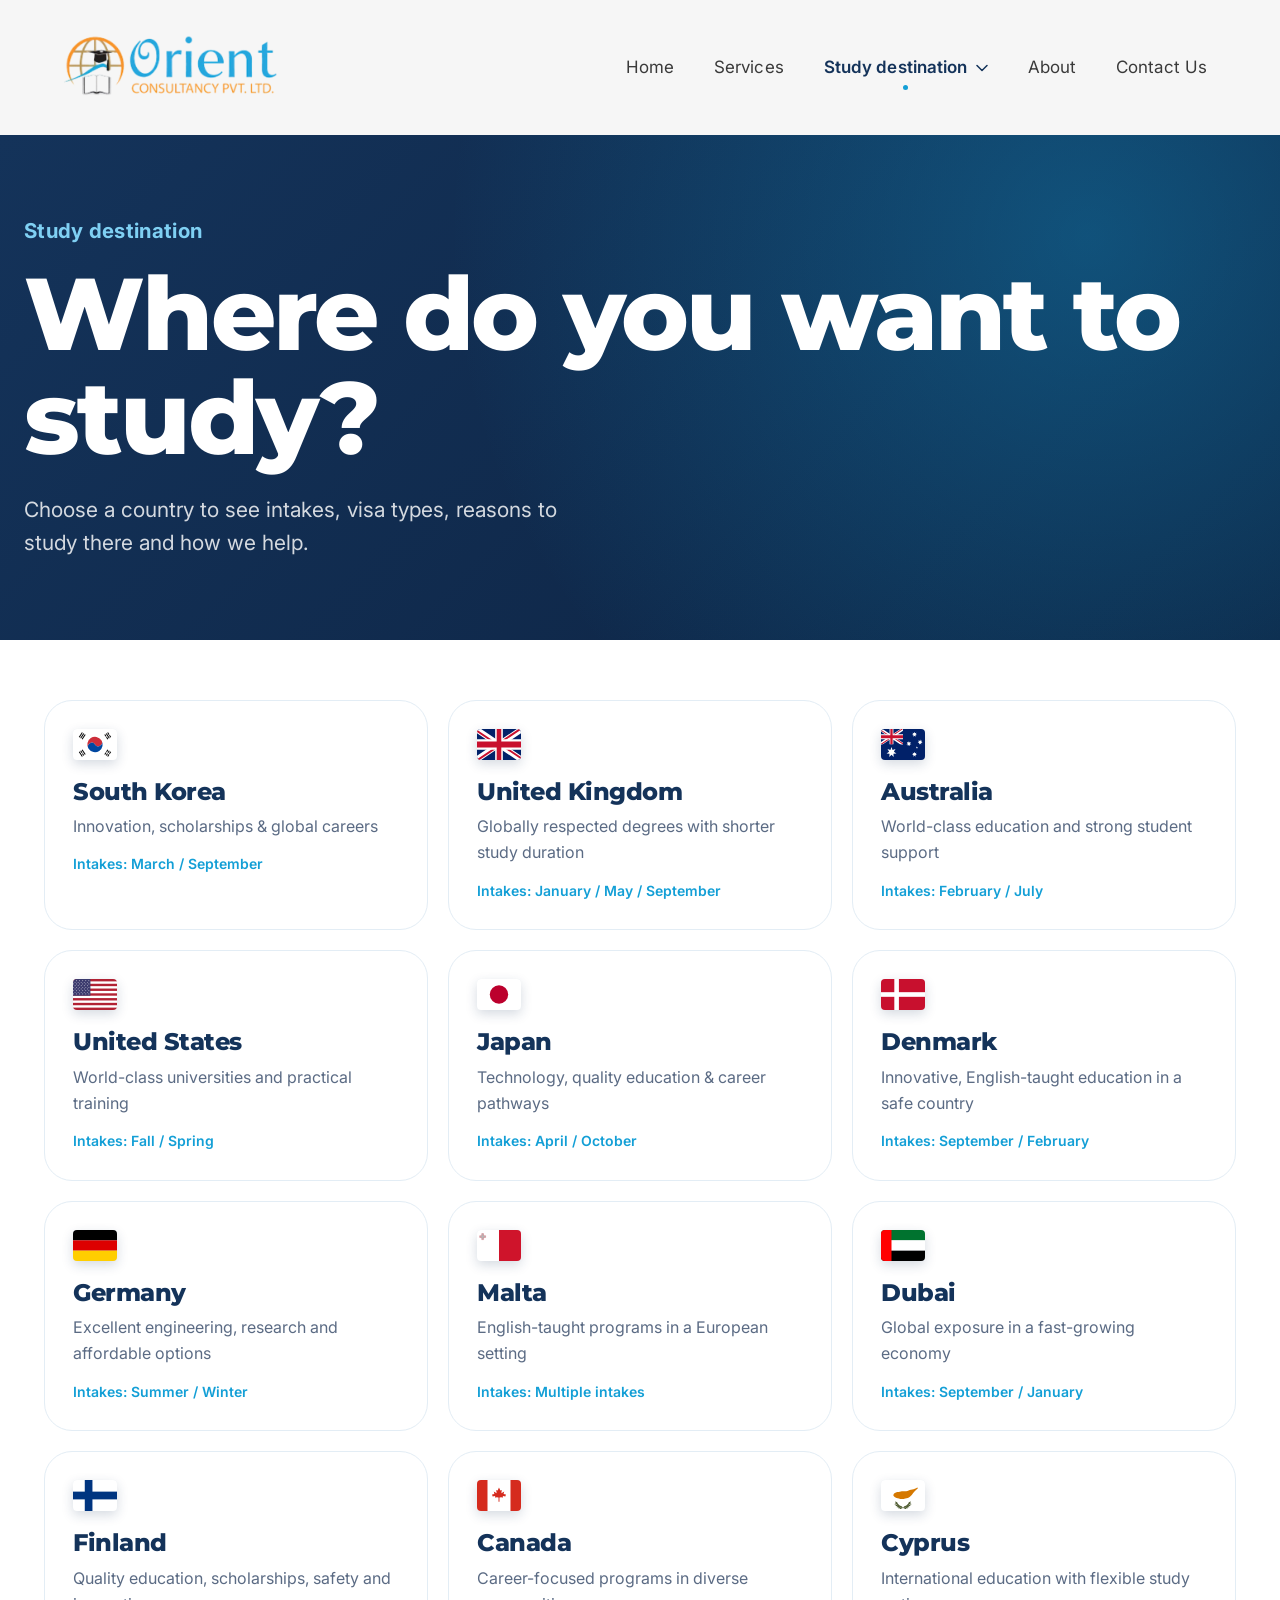
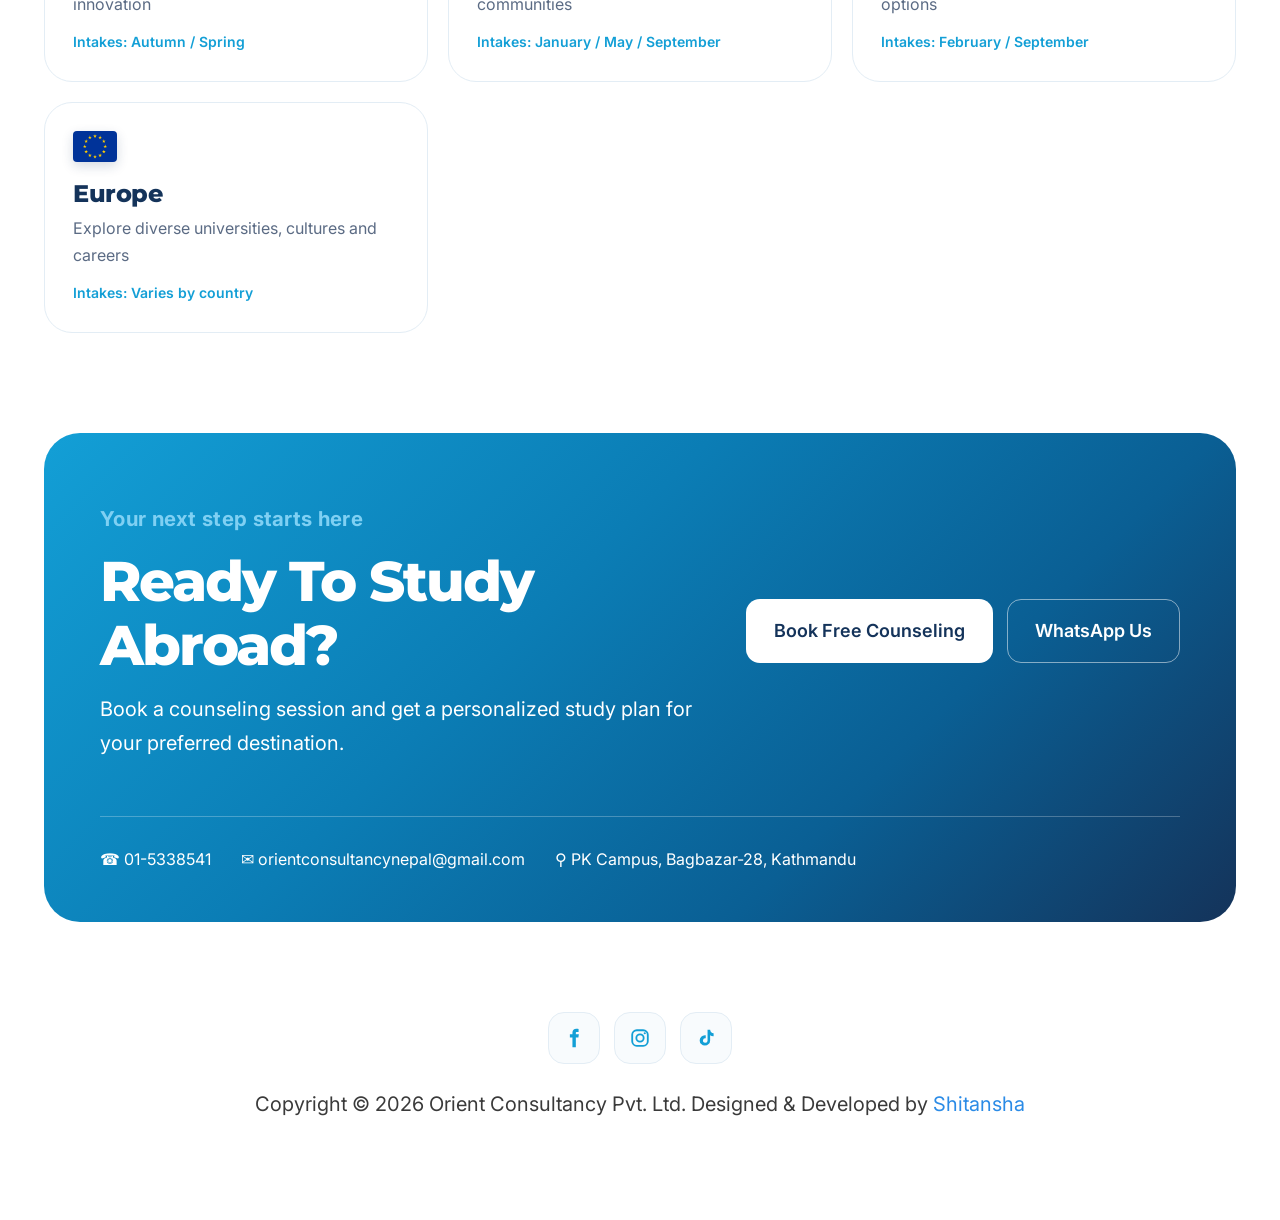
<file: country.html>
<!DOCTYPE html>
<html lang="en">
<head>
  <meta charset="UTF-8">
  <meta name="viewport" content="width=device-width, initial-scale=1">
  <!-- title + description are filled in by country.js for each country -->
  <title>Study Destination | Orient Consultancy Pvt. Ltd.</title>
  <link rel="icon" href="/favicon.ico" sizes="any">
  <link rel="icon" type="image/png" sizes="32x32" href="/favicon-32x32.png">
  <link rel="icon" type="image/png" sizes="192x192" href="/favicon-192x192.png">
  <link rel="apple-touch-icon" href="/apple-touch-icon.png">
  <meta name="description" content="Study abroad destinations and student visa guidance from Orient Consultancy Pvt. Ltd., Kathmandu.">

  <link rel="preconnect" href="https://fonts.googleapis.com">
  <link rel="preconnect" href="https://fonts.gstatic.com" crossorigin>
  <link href="https://fonts.googleapis.com/css2?family=Inter:wght@400;500;600;700&family=Montserrat:wght@700;800&family=Open+Sans:wght@400;600&display=swap" rel="stylesheet">
  <link rel="stylesheet" href="style.css">
  <link rel="stylesheet" href="nav-responsive.css">

  <script src="dashain-theme.js" defer></script>
</head>
<body class="cn-page">

  <!-- ================= HEADER (same as other pages) ================= -->
  <header class="site-header">
    <a class="logo" href="index.html" aria-label="Orient Consultancy - Home">
      <img src="images/logo.png" alt="Orient Consultancy Pvt. Ltd." width="230" height="70">
    </a>

    <button class="nav-toggle" aria-label="Open menu" aria-expanded="false" aria-controls="main-nav">
      <span></span><span></span><span></span>
    </button>

    <nav id="main-nav" class="main-nav" aria-label="Main navigation">
      <ul>
        <li><a href="index.html">Home</a></li>
        <li><a href="services.html">Services</a></li>
        <li class="has-dropdown current">
          <button class="dropdown-toggle" aria-expanded="false" aria-haspopup="true">
            Study destination
            <svg width="12" height="8" viewBox="0 0 12 8" aria-hidden="true"><path d="M1 1.5l5 5 5-5" fill="none" stroke="currentColor" stroke-width="1.5" stroke-linecap="round" stroke-linejoin="round"/></svg>
          </button>
          <ul class="dropdown">
            <li><a href="country.html?c=south-korea"><img class="dd-flag" src="images/flags/south-korea.svg" alt="" width="20" height="14"><span>Korean Student Visa (D-2 / D-4 Visa)</span></a></li>
            <li><a href="country.html?c=uk"><img class="dd-flag" src="images/flags/uk.svg" alt="" width="20" height="14"><span>UK Student Visa (Tier 4 Visa)</span></a></li>
            <li><a href="country.html?c=australia"><img class="dd-flag" src="images/flags/australia.svg" alt="" width="20" height="14"><span>Australian Student Visa (Subclass 500)</span></a></li>
            <li><a href="country.html?c=usa"><img class="dd-flag" src="images/flags/usa.svg" alt="" width="20" height="14"><span>U.S. Student Visa (F-1 Visa)</span></a></li>
            <li><a href="country.html?c=japan"><img class="dd-flag" src="images/flags/japan.svg" alt="" width="20" height="14"><span>Japanese Student Visa</span></a></li>
            <li><a href="country.html?c=denmark"><img class="dd-flag" src="images/flags/denmark.svg" alt="" width="20" height="14"><span>Denmark Student Visa</span></a></li>
            <li class="has-sub">
              <a class="dropdown-more sub-toggle" href="#" role="button" aria-haspopup="true" aria-expanded="false"><span>Other European Countries</span></a>
              <ul class="submenu">
                <li><a href="country.html?c=germany"><img class="dd-flag" src="images/flags/germany.svg" alt="" width="20" height="14"><span>Germany Student Visa</span></a></li>
                <li><a href="country.html?c=malta"><img class="dd-flag" src="images/flags/malta.svg" alt="" width="20" height="14"><span>Malta Student Visa</span></a></li>
                <li><a href="country.html?c=dubai"><img class="dd-flag" src="images/flags/uae.svg" alt="" width="20" height="14"><span>Dubai Student Visa</span></a></li>
                <li><a href="country.html?c=finland"><img class="dd-flag" src="images/flags/finland.svg" alt="" width="20" height="14"><span>Finland Student Visa</span></a></li>
              </ul>
            </li>
          </ul>
        </li>
        <li><a href="/about">About</a></li>
        <li><a href="contact.html">Contact Us</a></li>
      </ul>
    </nav>
  </header>

  <!-- ================= MAIN (country.js fills this in) ================= -->
  <main id="country-root">
    <p class="cn-message">Loading… If this message stays, check that countries-data.js and country.js are in the same folder as country.html.</p>
    <noscript><p class="cn-message">Please enable JavaScript to see this page, or contact us on 01-5338541.</p></noscript>
  </main>

  <!-- ================= FOOTER ================= -->
    <footer class="site-footer">
    <ul class="footer-social" aria-label="Follow Orient Consultancy">
      <li><a href="https://www.facebook.com/OrientConsultancyNepal" target="_blank" rel="noopener" aria-label="Orient Consultancy on Facebook">
        <svg viewBox="0 0 24 24" aria-hidden="true"><path d="M14 8V6.5c0-.7.2-1 1.2-1H17V2.2C16.6 2.1 15.6 2 14.5 2 12 2 10.3 3.5 10.3 6.2V8H7.5v3.5h2.8V22H14V11.5h2.8L17.3 8H14z" fill="currentColor"/></svg>
      </a></li>
      <li><a href="https://www.instagram.com/orient_nepal/" target="_blank" rel="noopener" aria-label="Orient Consultancy on Instagram">
        <svg viewBox="0 0 24 24" aria-hidden="true"><rect x="3.5" y="3.5" width="17" height="17" rx="5" fill="none" stroke="currentColor" stroke-width="2"/><circle cx="12" cy="12" r="4" fill="none" stroke="currentColor" stroke-width="2"/><circle cx="17.2" cy="6.8" r="1.2" fill="currentColor"/></svg>
      </a></li>
      <li><a href="https://www.tiktok.com/@orient.consultancy" target="_blank" rel="noopener" aria-label="Orient Consultancy on TikTok">
        <svg viewBox="0 0 24 24" aria-hidden="true"><path d="M16.5 3c.3 2.3 1.6 3.7 3.8 3.9v3.2c-1.4.1-2.7-.3-3.8-1.1v5.6a5.7 5.7 0 11-5.7-5.7c.3 0 .6 0 .9.1v3.3a2.5 2.5 0 102 2.4V3h2.8z" fill="currentColor"/></svg>
      </a></li>
    </ul>
    <p>Copyright © 2026 Orient Consultancy Pvt. Ltd. Designed &amp; Developed by <a href="https://shitanshabaral.com.np/" target="_blank" rel="noopener">Shitansha</a></p>
  </footer>

  <!-- ORDER MATTERS: script.js, then countries-data.js, then country.js -->
<script src="script.js" defer></script>
<script src="countries-data.js"></script>
<script src="country.js"></script>
<script src="country-redesign.js"></script>   <!-- ADD THIS LINE -->
</body>
</html>
</file>
<file: style.css>
/* ==========================================================
   Orient Consultancy - main stylesheet
   ========================================================== */

/* ---------- 1. Variables (change colors here) ---------- */
:root {
  --primary: #139fd6;          /* blue buttons, eyebrow text */
  --navy: #14335a;             /* headings, dark section */
  --accent: #f59a1b;           /* orange highlight words */
  --text: #5b6b84;             /* body paragraphs */
  --dark-text: #333333;
  --page-bg: #f5f5f5;
  --white: #ffffff;
  --tint: #f8fbfd;             /* light blue-ish section background */
  --border: #e3edf5;
  --radius-sm: 14px;
  --radius-md: 28px;
  --radius-lg: 36px;
  --font-head: "Montserrat", Arial, sans-serif;
  --font-body: "Inter", Arial, sans-serif;
}

/* ---------- 2. Reset / base ---------- */
*, *::before, *::after { box-sizing: border-box; }
html { scroll-behavior: smooth; }
body {
  margin: 0;
  font-family: var(--font-body);
  color: var(--text);
  background: var(--page-bg);
  line-height: 1.6;
}
img { max-width: 100%; height: auto; display: block; }
a { color: inherit; text-decoration: none; }
ul, ol { margin: 0; padding: 0; list-style: none; }
h1, h2, h3, p, dl, dd { margin: 0; }
button { font: inherit; cursor: pointer; }

/* ---------- 3. Header / navigation ---------- */

/* Sticky header: stays on top while scrolling, gets a soft shadow once you scroll */
.site-header {
  position: sticky;
  top: 0;
  z-index: 100;
  display: flex;
  align-items: center;
  justify-content: space-between;
  padding: 10px 55px;
  min-height: 90px;
  background: rgba(245, 245, 245, .9);
  -webkit-backdrop-filter: blur(14px);
          backdrop-filter: blur(14px);
  transition: min-height .3s ease, box-shadow .3s ease, background .3s ease;
}
.site-header.is-scrolled {
  min-height: 72px;
  background: rgba(255, 255, 255, .92);
  box-shadow: 0 1px 0 rgba(20, 51, 90, .06), 0 12px 30px rgba(20, 51, 90, .07);
}
.logo img { width: 230px; height: auto; transition: width .3s ease; }
.site-header.is-scrolled .logo img { width: 190px; }

/* Menu links */
.main-nav a,
.dropdown-toggle {
  position: relative;
  z-index: 1;
  font-size: 17px;
  letter-spacing: .1px;
  color: #3a3a3a;
  background: none;
  border: 0;
  padding: 10px 18px;
  display: inline-flex;
  align-items: center;
  gap: 8px;
  transition: color .25s ease;
}
.dropdown-toggle svg { transition: transform .3s ease; }

/* Phone / tablet dropdown: simple show/hide (desktop version is further below) */
.main-nav .dropdown { display: none; }
.has-dropdown.open .dropdown { display: flex; }
.has-dropdown.open .dropdown-toggle svg { transform: rotate(180deg); }
.main-nav a[aria-current="page"],
.has-dropdown.current > .dropdown-toggle { color: var(--navy); font-weight: 600; }

/* Dropdown links: small flag + text (layout copied from the original site) */
.dropdown a { display: flex; align-items: center; gap: 10px; }
.dropdown a span { flex: 1; }
.dd-flag { width: 20px; height: 14px; object-fit: cover; border-radius: 2px; background: #e6ebf0; flex: none; }

/* The hamburger button */
.nav-toggle {
  display: none;
  background: none;
  border: 0;
  width: 44px; height: 44px;
  flex-direction: column;
  justify-content: center;
  gap: 6px;
  padding: 10px;
}
.nav-toggle span { display: block; height: 2px; background: #333; border-radius: 2px; }

/* ---------- Desktop-only navigation effects ---------- */
@media (min-width: 1024px) {
  .main-nav > ul {
    position: relative;           /* the sliding highlight is positioned inside this */
    display: flex;
    align-items: center;
    gap: 4px;
  }

  /* Sliding highlight (created by script.js): glides from item to item on hover */
  .nav-indicator {
    position: absolute;
    top: 50%; left: 0;
    height: 42px;
    margin-top: -21px;
    border-radius: 999px;
    background: rgba(20, 51, 90, .07);
    box-shadow: inset 0 0 0 1px rgba(20, 51, 90, .05);
    opacity: 0;
    pointer-events: none;
    transition: transform .4s cubic-bezier(.3, .8, .3, 1), width .4s cubic-bezier(.3, .8, .3, 1), opacity .25s ease;
  }

  .main-nav > ul > li > a:hover,
  .dropdown-toggle:hover,
  .has-dropdown:hover > .dropdown-toggle,
  .has-dropdown:focus-within > .dropdown-toggle { color: var(--navy); }

  /* Current page: dark text + small dot under the word */
  .main-nav > ul > li > a[aria-current="page"]::after,
  .has-dropdown.current > .dropdown-toggle::after {
    content: "";
    position: absolute;
    left: 50%; bottom: 1px;
    width: 5px; height: 5px;
    margin-left: -2.5px;
    border-radius: 50%;
    background: var(--primary);
  }

  .has-dropdown:hover > .dropdown-toggle svg,
  .has-dropdown:focus-within > .dropdown-toggle svg { transform: rotate(180deg); }

  /* Dropdown card: single column like the original site; fades + slides in */
  .main-nav .dropdown {
    position: absolute;
    top: calc(100% + 14px);
    left: 0;
    width: 300px;
    display: flex;
    flex-direction: column;
    gap: 0;
    padding: 6px 0;
    background: var(--white);
    border: 1px solid var(--border);
    border-radius: 4px;
    box-shadow: 0 24px 60px rgba(20, 51, 90, .16), 0 2px 6px rgba(20, 51, 90, .05);
    opacity: 0;
    visibility: hidden;
    transform: translateY(10px);
    transition: opacity .25s ease, transform .3s ease, visibility 0s linear .3s;
  }
  /* invisible bridge so the card does not close when the mouse crosses the gap */
  .main-nav .dropdown::before {
    content: "";
    position: absolute;
    top: -16px; left: 0; right: 0; height: 16px;
  }
  .has-dropdown:hover .dropdown,
  .has-dropdown:focus-within .dropdown,
  .has-dropdown.open .dropdown {
    opacity: 1;
    visibility: visible;
    transform: none;
    transition-delay: 0s;
  }

  /* items appear one after another */
  .dropdown li { opacity: 0; transform: translateY(6px); transition: opacity .3s ease, transform .3s ease; }
  .has-dropdown:hover .dropdown li,
  .has-dropdown:focus-within .dropdown li,
  .has-dropdown.open .dropdown li { opacity: 1; transform: none; }
  .dropdown li:nth-child(1) { transition-delay: .03s; }
  .dropdown li:nth-child(2) { transition-delay: .06s; }
  .dropdown li:nth-child(3) { transition-delay: .09s; }
  .dropdown li:nth-child(4) { transition-delay: .12s; }
  .dropdown li:nth-child(5) { transition-delay: .15s; }
  .dropdown li:nth-child(6) { transition-delay: .18s; }
  .dropdown li:nth-child(7) { transition-delay: .21s; }

  .dropdown a {
    justify-content: space-between;
    padding: 16px 20px;
    font-size: 17px;
    line-height: 1.6;
    color: #3a3a3a;
    overflow: hidden;
    transition: background .2s ease, color .2s ease, padding-left .25s ease;
  }
  .dropdown a::before { /* thin accent bar that grows on hover */
    content: "";
    position: absolute;
    left: 0; top: 20%;
    width: 3px; height: 60%;
    border-radius: 3px;
    background: var(--primary);
    transform: scaleY(0);
    transition: transform .25s ease;
  }
  .dropdown a::after { /* small arrow that slides in on hover */
    content: "→";
    color: var(--primary);
    opacity: 0;
    transform: translateX(-8px);
    transition: opacity .2s ease, transform .25s ease;
  }
  .dropdown a:hover { background: var(--tint); color: var(--navy); padding-left: 26px; }
  .dropdown a:hover::before { transform: scaleY(1); }
  .dropdown a:hover::after { opacity: 1; transform: none; }

  /* "Other European Countries" always shows a chevron, as on the original site */
  .dropdown a.dropdown-more::after { content: "›"; font-size: 22px; line-height: 1; color: #6f7f96; opacity: 1; transform: none; }
  .dropdown a.dropdown-more:hover::after { color: var(--primary); transform: translateX(3px); }
}

/* ---------- 4. Page wrapper ---------- */
.page {
  max-width: 1521px;
  margin: 40px auto 0;
  background: var(--white);
  padding: 58px 69px 70px;
}
.page-title {
  font-family: var(--font-head);
  font-size: 40px;
  font-weight: 700;
  color: var(--dark-text);
  line-height: 1.2;
  margin: 0 0 35px 0;
  padding-left: 0;
}
.home { max-width: 1383px; margin: 0 auto; }

/* ---------- 5. Shared pieces ---------- */
.eyebrow {
  font-size: 14px;
  font-weight: 600;
  letter-spacing: 2px;
  text-transform: uppercase;
  color: #1a9cd0;
}
.eyebrow.center { text-align: center; }
.eyebrow.light { color: #5bc3ee; }

.accent { color: var(--accent); }

.section { padding: 70px 22px; }
.section-tint { background: var(--tint); }

.section-title {
  font-family: var(--font-head);
  font-weight: 800;
  font-size: clamp(34px, 4.5vw, 58px);
  line-height: 1.18;
  letter-spacing: -1.5px;
  color: var(--navy);
  text-align: center;
  margin-top: 14px;
}
.section-title.left { text-align: left; font-size: clamp(34px, 4vw, 54px); line-height: 1.1; }
.section-title.light { color: var(--white); }
.section-sub {
  text-align: center;
  font-size: 19px;
  margin-top: 18px;
  color: var(--text);
}

/* Buttons */
.btn {
  display: inline-flex;
  align-items: center;
  gap: 10px;
  font-weight: 600;
  font-size: 18px;
  padding: 17px 27px;
  border-radius: var(--radius-sm);
  border: 1px solid transparent;
  transition: transform .2s, box-shadow .2s, background .2s;
}
.btn:hover { transform: translateY(-2px); }
.btn-primary { background: var(--primary); color: var(--white); box-shadow: 0 10px 22px rgba(19, 159, 214, .25); }
.btn-primary:hover { background: #0f8cbd; }
.btn-outline { background: var(--white); color: var(--navy); border-color: var(--border); }
.btn-outline:hover { border-color: var(--primary); }
.btn-white { background: var(--white); color: var(--navy); }
.btn-ghost { background: transparent; color: var(--white); border-color: rgba(255,255,255,.5); }
.btn-ghost:hover { background: rgba(255,255,255,.1); }

/* ---------- 6. Hero ---------- */
.hero {
  position: relative;
  display: grid;
  grid-template-columns: 1fr 592px;
  gap: 40px;
  padding: 60px 22px 50px;
  overflow: hidden;
  background:
    radial-gradient(circle at 100% 0%, #c5e5f4 0, #c5e5f4 14%, transparent 14.5%),
    radial-gradient(circle at 0% 100%, #fcebd5 0, #fcebd5 12%, transparent 12.5%),
    linear-gradient(180deg, #ffffff 0%, #f9fbfe 100%);
}
/* dotted pattern in the top-left */
.hero::before {
  content: "";
  position: absolute; inset: 0;
  background-image: radial-gradient(#d9e3ec 1px, transparent 1.5px);
  background-size: 28px 28px;
  opacity: .55;
  pointer-events: none;
  -webkit-mask-image: linear-gradient(135deg, #000 0, transparent 55%);
          mask-image: linear-gradient(135deg, #000 0, transparent 55%);
}
.hero > * { position: relative; }

.hero-text { padding-top: 10px; }
.hero-title {
  font-family: var(--font-head);
  font-weight: 800;
  font-size: clamp(44px, 6.4vw, 88px);
  line-height: 1.08;
  letter-spacing: -3px;
  color: var(--navy);
  margin-top: 28px;
  max-width: 660px;
}
.hero-lead {
  font-size: 24px;
  line-height: 1.75;
  color: var(--text);
  margin-top: 28px;
  max-width: 640px;
}
.hero-buttons { display: flex; flex-wrap: wrap; gap: 15px; margin-top: 38px; }

.hero-stats {
  display: flex;
  flex-wrap: wrap;
  gap: 36px;
  margin-top: 44px;
  padding-top: 40px;
  border-top: 1px solid var(--border);
  max-width: 658px;
}
.hero-stats dt { font-family: var(--font-body); font-weight: 600; font-size: 34px; color: var(--navy); line-height: 1.2; }
.hero-stats dd { font-size: 15px; font-weight: 500; margin-top: 10px; color: var(--text); }

/* Map card */
.hero-visual { align-self: end; }
.map-card {
  background: var(--white);
  border: 1px solid var(--border);
  border-radius: 48px;
  padding: 50px 22px 28px;
  box-shadow: 0 30px 60px rgba(20, 51, 90, .08);
}
.map { position: relative; width: 100%; max-width: 520px; margin: 0 auto; }
.map svg { width: 100%; height: auto; }
.pill {
  position: absolute;
  background: var(--white);
  color: var(--navy);
  font-size: 14px;
  font-weight: 600;
  padding: 14px 15px;
  border-radius: 999px;
  box-shadow: 0 6px 18px rgba(20, 51, 90, .1);
  white-space: nowrap;
}
.pill-uk { left: 2%; top: 4%; }
.pill-japan { right: -4%; top: 38%; }
.pill-canada { left: -6%; top: 55%; }
.pill-aus { right: 0%; bottom: -12%; }
.map-caption {
  margin-top: 56px;
  text-align: center;
  font-weight: 500;
  font-size: 16px;
  color: var(--text);
}
.map-caption .dot {
  display: inline-block;
  width: 12px; height: 12px;
  border-radius: 50%;
  background: var(--primary);
  box-shadow: 0 0 0 5px #d6ecf7;
  margin-right: 8px;
}

/* ---------- 7. Journey steps ---------- */
.journey { padding-bottom: 110px; }
.journey-steps {
  display: grid;
  grid-template-columns: repeat(3, 1fr);
  gap: 30px;
  margin-top: 70px;
}
.journey-card {
  position: relative;
  background: var(--white);
  border: 1px solid var(--border);
  border-radius: var(--radius-md);
  padding: 90px 33px 36px;
  box-shadow: 0 20px 40px rgba(20, 51, 90, .06);
}
.journey-card:not(:last-child)::after { /* connector line between cards */
  content: "";
  position: absolute;
  top: 47px; right: -31px;
  width: 30px; height: 2px;
  background: #cfe0e8;
}
.step-badge {
  position: absolute;
  top: 3px; left: 36px;
  width: 74px; height: 74px;
  border-radius: 50%;
  display: grid; place-items: center;
  font-family: var(--font-head);
  font-weight: 700;
  font-size: 28px;
  color: var(--white);
  box-shadow: 0 0 0 4px #fff, 0 0 0 5px #e8f0f6;
}
.step-badge.navy { background: var(--navy); }
.step-badge.orange { background: var(--accent); }
.journey-card { padding-top: 78px; }
.journey-card h3 { font-family: var(--font-head); font-weight: 700; font-size: 25px; color: var(--navy); margin-top: -25px; }
.journey-card p { margin-top: 18px; font-size: 18px; line-height: 1.8; }

/* ---------- 8. Destination cards ---------- */
.destinations { padding-top: 70px; padding-bottom: 100px; }
.country-grid {
  display: grid;
  grid-template-columns: repeat(5, 1fr);
  gap: 20px;
  margin-top: 70px;
}
.country-card {
  position: relative;
  display: flex;
  flex-direction: column;
  overflow: hidden;
  background: linear-gradient(180deg, #fff 0%, var(--tint) 100%);
  border: 1px solid var(--border);
  border-radius: var(--radius-lg);
  padding: 46px 28px 30px;
  min-height: 424px;
  transition: transform .25s, box-shadow .25s, border-color .25s;
}
.country-card::before { /* soft circle in the top-right corner */
  content: "";
  position: absolute;
  top: -26px; right: -26px;
  width: 112px; height: 112px;
  border-radius: 50%;
  background: #eef7fc;
}
.country-card:hover { transform: translateY(-6px); box-shadow: 0 24px 44px rgba(20, 51, 90, .12); border-color: #c9e3f1; }
.flag { width: 44px; height: 32px; object-fit: cover; border-radius: 5px; background: #eef2f6; position: relative; }
.card-arrow {
  position: absolute;
  top: 34px; right: 22px;
  width: 40px; height: 40px;
  border-radius: 50%;
  background: #e3f2fa;
  color: var(--primary);
  display: grid; place-items: center;
  font-size: 16px;
}
.country-card h3 {
  font-family: var(--font-head);
  font-weight: 700;
  font-size: 23px;
  line-height: 1.3;
  color: var(--navy);
  margin-top: 54px;
}
.country-card p { font-size: 16px; line-height: 1.7; margin-top: 12px; }
.intake { margin-top: auto; padding-top: 18px; font-size: 14px; font-weight: 600; color: #6f7f96; }
.card-link {
  display: flex;
  align-items: center;
  justify-content: space-between;
  gap: 8px;
  margin-top: 18px;
  padding-top: 22px;
  border-top: 1px solid var(--border);
  color: var(--primary);
  font-weight: 600;
  font-size: 17px;
}

/* ---------- 9. Dark services section ---------- */
.services-dark { background: var(--navy); padding: 100px 22px 90px; }
.service-grid {
  display: grid;
  grid-template-columns: repeat(3, 1fr);
  gap: 25px;
  margin-top: 68px;
}
.service-card {
  background: var(--white);
  border-radius: var(--radius-lg);
  padding: 38px 38px 40px;
}
.service-icon {
  display: grid; place-items: center;
  width: 72px; height: 72px;
  border-radius: 20px;
  font-weight: 700;
  font-size: 22px;
}
.service-icon.blue { background: #eaf6fc; }
.service-icon.orange { background: #fdf0de; color: var(--accent); }
.service-card h3 { font-family: var(--font-head); font-weight: 700; font-size: 29px; color: var(--navy); margin-top: 34px; }
.service-card p { font-size: 18px; line-height: 1.75; margin-top: 18px; }
.service-card p strong { color: #4c5d78; font-weight: 600; }
.service-card ul { margin-top: 20px; }
.service-card li { position: relative; padding-left: 22px; font-size: 18px; line-height: 1.5; margin-bottom: 10px; }
.service-card li::before {
  content: ""; position: absolute; left: 3px; top: 11px;
  width: 5px; height: 5px; border-radius: 50%; background: #8896ab;
}

/* ---------- 10. Why Orient ---------- */
.why {
  display: grid;
  grid-template-columns: 1fr 1fr;
  gap: 90px;
  align-items: center;
  padding: 135px 22px 140px;
}
.why-lead { font-size: 22px; line-height: 1.7; margin: 32px 0 6px; max-width: 560px; }
.why-list { display: grid; gap: 18px; }
.why-card {
  display: flex;
  gap: 32px;
  align-items: flex-start;
  border: 1px solid var(--border);
  border-radius: var(--radius-md);
  padding: 28px 28px 26px;
  background: var(--white);
}
.why-num {
  flex: none;
  width: 58px; height: 58px;
  border-radius: 16px;
  background: #eef7fc;
  color: var(--primary);
  font-weight: 600;
  font-size: 20px;
  display: grid; place-items: center;
}
.why-card h3 { font-family: var(--font-head); font-weight: 700; font-size: 23px; color: var(--navy); }
.why-card p { font-size: 18px; line-height: 1.7; margin-top: 8px; }

/* ---------- 11. FAQ accordion ---------- */
.faq { padding: 75px 22px 85px; }
.faq-list { max-width: 1124px; margin: 66px auto 0; display: grid; gap: 16px; }
.faq-item {
  background: var(--white);
  border: 1px solid var(--border);
  border-radius: 24px;
}
.faq-item h3 { font-size: inherit; }
.faq-question {
  width: 100%;
  display: flex;
  justify-content: space-between;
  align-items: center;
  gap: 20px;
  text-align: left;
  background: none;
  border: 0;
  padding: 30px 28px 32px;
  font-size: 19px;
  font-weight: 500;
  color: var(--navy);
}
.faq-icon { position: relative; flex: none; width: 16px; height: 16px; color: var(--primary); }
.faq-icon::before, .faq-icon::after { /* the "+" sign */
  content: ""; position: absolute; background: currentColor; border-radius: 2px;
  transition: transform .25s;
}
.faq-icon::before { left: 0; top: 7px; width: 16px; height: 2.5px; }
.faq-icon::after { left: 6.7px; top: 0; width: 2.5px; height: 16px; }
.faq-question[aria-expanded="true"] .faq-icon::before { transform: rotate(45deg); }
.faq-question[aria-expanded="true"] .faq-icon::after { transform: rotate(45deg); }
.faq-answer { padding: 0 28px 28px; }
.faq-answer p { font-size: 19px; line-height: 1.75; }
.faq-item:has(.faq-question[aria-expanded="true"]) .faq-question { padding-bottom: 20px; }

/* ---------- 12. CTA ---------- */
.cta {
  background: linear-gradient(135deg, #139fd6 0%, #0b7db5 40%, #0a5f94 70%, #14335a 100%);
  color: var(--white);
  padding: 100px 22px 56px;
  margin-top: 0;
}
.cta-top { display: flex; justify-content: space-between; align-items: center; gap: 40px; }
.cta-title {
  font-family: var(--font-head);
  font-weight: 800;
  font-size: clamp(40px, 5.2vw, 70px);
  line-height: 1.1;
  letter-spacing: -2px;
  max-width: 640px;
  margin-top: 18px;
}
.cta-text p:last-child { font-size: 22px; line-height: 1.8; margin-top: 12px; max-width: 800px; }
.cta-buttons { display: flex; gap: 15px; flex: none; }
.cta-contact {
  display: flex; flex-wrap: wrap; gap: 28px;
  margin-top: 70px; padding-top: 38px;
  border-top: 1px solid rgba(255,255,255,.25);
  font-size: 16px;
  padding-bottom: 60px;
}
.cta-contact a:hover { text-decoration: underline; }

/* ---------- 13. Footer ---------- */
.site-footer { text-align: center; padding: 90px 20px 100px; font-size: 20px; color: #3a3a3a; }
.site-footer a { color: #2b8be6; }

/* ==========================================================
   RESPONSIVE
   ========================================================== */

/* Laptops */
@media (max-width: 1279px) {
  .page { padding: 40px 28px 50px; }
  .country-grid { grid-template-columns: repeat(3, 1fr); }
  .hero { grid-template-columns: 1fr 460px; }
  .hero-lead { font-size: 21px; }
  .why { gap: 50px; }
  .cta-top { flex-direction: column; align-items: flex-start; }
}

/* Tablets */
@media (max-width: 1023px) {
  .site-header { padding: 10px 24px; }
  .nav-toggle { display: flex; }
  .main-nav {
    display: none;
    position: absolute;
    top: 100%; left: 0; right: 0;
    background: var(--white);
    box-shadow: 0 14px 30px rgba(20, 51, 90, .12);
    padding: 10px 24px 20px;
  }
  .main-nav.open { display: block; }
  .main-nav ul { flex-direction: column; align-items: stretch; gap: 0; }
  .main-nav li > a, .dropdown-toggle { width: 100%; justify-content: space-between; padding: 14px 0; border-bottom: 1px solid var(--border); }
  .dropdown { position: static; box-shadow: none; padding: 0 0 0 16px; min-width: 0; }
  .has-dropdown:hover .dropdown { display: none; }          /* tap only on touch screens */
  .has-dropdown.open .dropdown { display: flex; }

  .page-title { font-size: 32px; }
  .hero { grid-template-columns: 1fr; padding: 40px 18px; }
  .hero-visual { max-width: 560px; margin: 30px auto 0; width: 100%; }
  .hero-title { letter-spacing: -2px; }
  .journey-steps { grid-template-columns: 1fr; gap: 50px; }
  .journey-card:not(:last-child)::after { display: none; }
  .service-grid { grid-template-columns: 1fr; }
  .why { grid-template-columns: 1fr; padding: 80px 18px; }
  .country-grid { grid-template-columns: repeat(2, 1fr); }
}

/* Mobiles */
@media (max-width: 767px) {
  .logo img { width: 170px; }
  .page { padding: 28px 12px 40px; margin-top: 10px; }
  .page-title { font-size: 26px; margin-bottom: 22px; }
  .section, .services-dark, .faq { padding-left: 14px; padding-right: 14px; }
  .hero-title { font-size: 42px; letter-spacing: -1.5px; }
  .hero-lead { font-size: 18px; }
  .btn { font-size: 16px; padding: 15px 20px; }
  .hero-stats { gap: 24px; }
  .hero-stats dt { font-size: 26px; }
  .map-card { padding: 36px 12px 22px; border-radius: 32px; }
  .pill { font-size: 11px; padding: 9px 10px; }
  .pill-canada { left: -2%; }
  .pill-japan { right: -2%; }
  .section-sub { font-size: 16px; }
  .country-grid { grid-template-columns: 1fr; }
  .country-card { min-height: 0; }
  .intake { margin-top: 20px; }
  .why-lead { font-size: 18px; }
  .why-card { gap: 16px; padding: 20px; }
  .faq-question { font-size: 16px; padding: 22px 18px; }
  .faq-answer { padding: 0 18px 22px; }
  .faq-answer p { font-size: 16px; }
  .cta { padding: 60px 18px 30px; }
  .cta-buttons { flex-direction: column; width: 100%; }
  .cta-buttons .btn { justify-content: center; }
  .cta-text p:last-child { font-size: 17px; }
  .cta-contact { flex-direction: column; gap: 14px; margin-top: 40px; }
  .site-footer { font-size: 16px; padding: 50px 16px 60px; }
}


/* ==========================================================
   COUNTRY PAGES (south-korea.html and the others later)
   ========================================================== */
.wrap { max-width: 1280px; margin: 0 auto; padding: 0 24px; }

/* Hero */
.country-hero {
  position: relative;
  overflow: hidden;
  padding: 50px 0 100px;
  background:
    radial-gradient(circle at 95% 5%, #cfe8f5 0, #cfe8f5 12%, transparent 12.4%),
    radial-gradient(circle at 0% 100%, #fcebd5 0, #fcebd5 10%, transparent 10.4%),
    linear-gradient(180deg, #ffffff 0%, #f3f9fd 100%);
}
.country-hero-grid { display: grid; grid-template-columns: 1.1fr .9fr; gap: 60px; align-items: center; }
.breadcrumb { display: flex; flex-wrap: wrap; gap: 10px; font-size: 14px; font-weight: 500; color: var(--text); }
.breadcrumb a { transition: color .2s; }
.breadcrumb a:hover { color: var(--primary); }
.breadcrumb [aria-current="page"] { color: var(--navy); font-weight: 600; }
.country-title {
  font-family: var(--font-head);
  font-weight: 800;
  font-size: clamp(34px, 4.8vw, 62px);
  line-height: 1.12;
  letter-spacing: -1.5px;
  color: var(--navy);
  margin-top: 26px;
}
.country-lead { font-size: 21px; line-height: 1.8; margin-top: 24px; max-width: 620px; }
.country-hero .hero-buttons { margin-top: 34px; }

/* Flag showcase */
.flag-stage { position: relative; padding: 30px; }
.flag-ring {
  position: absolute; inset: 0;
  border: 2px dashed #b9dcee;
  border-radius: 50%;
  animation: spin 40s linear infinite;
}
.flag-card {
  position: relative;
  background: var(--white);
  border: 1px solid var(--border);
  border-radius: 34px;
  padding: 14px;
  box-shadow: 0 40px 80px rgba(20, 51, 90, .14);
  transform: rotate(-2deg);
  transition: transform .5s ease;
}
.flag-stage:hover .flag-card { transform: rotate(0deg) scale(1.02); }
.flag-card img { width: 100%; aspect-ratio: 3 / 2; object-fit: cover; border-radius: 22px; background: #f1f4f7; }
.float-chip {
  position: absolute;
  background: var(--white);
  color: var(--navy);
  font-weight: 700;
  font-size: 15px;
  padding: 12px 20px;
  border-radius: 999px;
  box-shadow: 0 12px 30px rgba(20, 51, 90, .15);
  animation: float 6s ease-in-out infinite;
}
.float-chip::before { content: ""; display: inline-block; width: 9px; height: 9px; border-radius: 50%; margin-right: 9px; background: var(--primary); }
.chip-one { top: 4%; right: 0; }
.chip-two { bottom: 6%; left: 0; animation-delay: -3s; }
.chip-two::before { background: var(--accent); }
@keyframes float { 0%, 100% { transform: translateY(0); } 50% { transform: translateY(-10px); } }
@keyframes spin { to { transform: rotate(360deg); } }

/* Generic section */
.country-section { padding: 100px 0; }
.country-section.tint { background: var(--tint); }

/* Visa cards */
.visa-grid { display: grid; grid-template-columns: repeat(2, 1fr); gap: 30px; margin-top: 64px; }
.visa-card {
  position: relative;
  overflow: hidden;
  background: linear-gradient(180deg, #fff 0%, var(--tint) 100%);
  border: 1px solid var(--border);
  border-radius: 36px;
  padding: 44px 44px 48px;
  transition: transform .3s ease, box-shadow .3s ease, border-color .3s ease;
}
.visa-card::after { /* soft circle in the corner */
  content: "";
  position: absolute; top: -70px; right: -70px;
  width: 220px; height: 220px; border-radius: 50%;
  background: #eef7fc;
  transition: transform .5s ease;
}
.visa-card:hover { transform: translateY(-8px); box-shadow: 0 30px 60px rgba(20, 51, 90, .12); border-color: #c9e3f1; }
.visa-card:hover::after { transform: scale(1.25); }
.visa-card > * { position: relative; z-index: 1; }
.visa-tag { display: inline-block; font-size: 13px; font-weight: 600; letter-spacing: 2px; text-transform: uppercase; color: var(--text); }
.visa-code { font-family: var(--font-head); font-weight: 800; font-size: clamp(64px, 8vw, 104px); line-height: 1; letter-spacing: -3px; margin: 18px 0 20px; }
.visa-code.blue { color: var(--primary); }
.visa-code.orange { color: var(--accent); }
.visa-card h3 { font-family: var(--font-head); font-weight: 700; font-size: 27px; color: var(--navy); }
.visa-card p:last-child { font-size: 19px; line-height: 1.7; margin-top: 10px; }

/* Reasons */
.reason-grid { display: grid; grid-template-columns: repeat(4, 1fr); gap: 22px; margin-top: 64px; }
.reason-tile {
  background: var(--white);
  border: 1px solid var(--border);
  border-radius: 28px;
  padding: 34px 30px 38px;
  transition: transform .3s ease, box-shadow .3s ease;
}
.reason-tile:hover { transform: translateY(-6px); box-shadow: 0 22px 44px rgba(20, 51, 90, .1); }
.reason-icon {
  display: grid; place-items: center;
  width: 52px; height: 52px; border-radius: 16px;
  background: #e8f6fc; color: var(--primary);
  transition: background .3s, color .3s;
}
.reason-tile:hover .reason-icon { background: var(--primary); color: var(--white); }
.reason-tile p { font-family: var(--font-head); font-weight: 700; font-size: 20px; line-height: 1.4; color: var(--navy); margin-top: 24px; }

/* Team band (dark) */
.team-band { background: var(--navy); padding: 100px 0 90px; }
.handle-steps { display: grid; grid-template-columns: repeat(4, 1fr); gap: 20px; margin-top: 60px; counter-reset: none; }
.handle-steps li {
  background: rgba(255, 255, 255, .06);
  border: 1px solid rgba(255, 255, 255, .14);
  border-radius: 26px;
  padding: 30px 28px;
  transition: background .3s, transform .3s;
}
.handle-steps li:hover { background: rgba(255, 255, 255, .11); transform: translateY(-5px); }
.handle-steps span { font-family: var(--font-head); font-weight: 800; font-size: 36px; color: var(--accent); }
.handle-steps p { color: var(--white); font-weight: 600; font-size: 20px; margin-top: 12px; }
.team-note { max-width: 860px; margin: 54px auto 0; text-align: center; color: #c8d6e8; font-size: 19px; line-height: 1.8; }

/* CTA on country pages */
.country-cta { padding: 90px 0 30px; }
.country-cta-box { border-radius: 40px; padding: 70px 56px; }

/* Scroll reveal (added by script.js) */
.reveal { opacity: 0; transform: translateY(26px); transition: opacity .7s ease, transform .7s ease; }
.reveal.visible { opacity: 1; transform: none; }

@media (prefers-reduced-motion: reduce) {
  .flag-ring, .float-chip { animation: none; }
  .reveal { opacity: 1; transform: none; transition: none; }
}

@media (max-width: 1023px) {
  .country-hero-grid { grid-template-columns: 1fr; gap: 30px; }
  .flag-stage { max-width: 520px; margin: 0 auto; width: 100%; }
  .reason-grid, .handle-steps { grid-template-columns: repeat(2, 1fr); }
}
@media (max-width: 767px) {
  .country-hero { padding: 30px 0 60px; }
  .country-lead { font-size: 18px; }
  .country-section { padding: 64px 0; }
  .visa-grid, .reason-grid, .handle-steps { grid-template-columns: 1fr; }
  .visa-card { padding: 32px 26px 36px; }
  .team-band { padding: 64px 0; }
  .team-note { font-size: 17px; }
  .country-cta-box { padding: 44px 22px; border-radius: 28px; }
  .flag-stage { padding: 16px; }
  .float-chip { font-size: 13px; padding: 9px 14px; }
}


/* ==========================================================
   COUNTRY PAGES (South Korea first; reuse for other countries)
   ========================================================== */
.container { width: 100%; max-width: 1240px; margin: 0 auto; padding: 0 24px; }

/* scroll-reveal (only hidden when JavaScript is running) */
.js .reveal { transition: opacity .7s ease, transform .5s ease, box-shadow .3s, border-color .3s; }
.js .reveal:not(.in-view) { opacity: 0; transform: translateY(26px); }
@media (prefers-reduced-motion: reduce) {
  .js .reveal:not(.in-view) { opacity: 1; transform: none; }
  .js .reveal { transition: none; }
}

/* Hero */
.country-hero {
  position: relative;
  min-height: 540px;
  display: flex;
  align-items: flex-end;
  padding: 70px 0 130px;
  color: var(--white);
  overflow: hidden;
  background:
    linear-gradient(105deg, rgba(14, 34, 64, .94) 0%, rgba(14, 34, 64, .75) 55%, rgba(14, 34, 64, .4) 100%),
    url("../images/countries/south-korea/hero.jpg") center / cover no-repeat;
  background-color: var(--navy);
}
.country-hero::after { /* soft blue glow in the corner */
  content: "";
  position: absolute;
  right: -120px; top: -120px;
  width: 460px; height: 460px;
  border-radius: 50%;
  background: radial-gradient(circle, rgba(19, 159, 214, .35), transparent 70%);
  pointer-events: none;
}
.country-hero .container { position: relative; z-index: 1; }
.breadcrumb { display: flex; flex-wrap: wrap; gap: 10px; font-size: 14px; margin-bottom: 26px; color: rgba(255, 255, 255, .75); }
.breadcrumb a:hover { color: var(--white); text-decoration: underline; }
.country-title {
  font-family: var(--font-head);
  font-weight: 800;
  font-size: clamp(34px, 5.2vw, 66px);
  line-height: 1.1;
  letter-spacing: -1.5px;
  max-width: 820px;
  margin-top: 16px;
}
.country-lead { font-size: 21px; margin-top: 20px; color: rgba(255, 255, 255, .88); }
.country-hero .hero-buttons { margin-top: 32px; }

/* Quick facts card */
.quick-facts {
  position: relative;
  z-index: 2;
  margin-top: -64px;
  display: grid;
  grid-template-columns: repeat(3, 1fr);
  background: var(--white);
  border-radius: 24px;
  box-shadow: 0 24px 60px rgba(20, 51, 90, .14);
}
.quick-facts div { padding: 28px 34px; }
.quick-facts div + div { border-left: 1px solid var(--border); }
.quick-facts dt { font-size: 13px; font-weight: 600; letter-spacing: 1.5px; text-transform: uppercase; color: var(--primary); }
.quick-facts dd { font-family: var(--font-head); font-weight: 700; font-size: 22px; color: var(--navy); margin-top: 6px; }

/* Intro */
.country-intro { display: grid; grid-template-columns: 1.05fr .95fr; gap: 70px; align-items: center; padding-top: 100px; padding-bottom: 100px; }
.intro-lead { font-size: 21px; line-height: 1.7; margin-top: 24px; color: var(--navy); }
.intro-sub { margin-top: 26px; font-weight: 600; color: var(--navy); }
.route-chips { display: grid; gap: 14px; margin-top: 16px; }
.route-chips a {
  display: block;
  padding: 18px 22px;
  background: var(--tint);
  border: 1px solid var(--border);
  border-radius: 18px;
  transition: transform .25s, border-color .25s, box-shadow .25s;
}
.route-chips a:hover { transform: translateX(6px); border-color: var(--primary); box-shadow: 0 14px 30px rgba(20, 51, 90, .08); }
.route-chips strong { display: block; color: var(--navy); font-size: 18px; }
.route-chips span { display: block; font-size: 16px; margin-top: 4px; }

.intro-visual { position: relative; padding-bottom: 60px; padding-left: 40px; }
.flag-card {
  background: var(--white);
  border: 1px solid var(--border);
  border-radius: 32px;
  padding: 36px;
  box-shadow: 0 30px 60px rgba(20, 51, 90, .1);
}
.flag-card img { width: 100%; height: auto; max-height: 300px; object-fit: contain; }
.photo-card {
  position: absolute;
  left: 0; bottom: 0;
  width: 56%;
  margin: 0;
  border-radius: 24px;
  overflow: hidden;
  border: 6px solid var(--white);
  box-shadow: 0 24px 50px rgba(20, 51, 90, .2);
  background: #dfe5ea;
}
.photo-card img { width: 100%; aspect-ratio: 4 / 3; object-fit: cover; }

/* Visa routes (tabs) */
.visa-routes { background: var(--tint); padding: 90px 0 80px; }
.tab-list {
  display: flex; justify-content: center; gap: 6px;
  width: fit-content; margin: 44px auto 34px;
  padding: 6px;
  background: var(--white);
  border: 1px solid var(--border);
  border-radius: 999px;
}
.tab-btn {
  border: 0; background: none;
  padding: 14px 28px;
  border-radius: 999px;
  font-weight: 600; font-size: 16px;
  color: var(--text);
  transition: background .25s, color .25s;
}
.tab-btn:hover { color: var(--navy); }
.tab-btn[aria-selected="true"] { background: var(--navy); color: var(--white); box-shadow: 0 8px 18px rgba(20, 51, 90, .25); }

.visa-panel {
  max-width: 1040px; margin: 0 auto;
  background: var(--white);
  border: 1px solid var(--border);
  border-radius: 32px;
  padding: 40px;
  box-shadow: 0 24px 50px rgba(20, 51, 90, .07);
  animation: panelIn .45s ease;
}
.visa-panel[hidden] { display: none; }
@keyframes panelIn { from { opacity: 0; transform: translateY(14px); } to { opacity: 1; transform: none; } }
.panel-head { display: flex; align-items: center; gap: 24px; padding-bottom: 28px; border-bottom: 1px solid var(--border); }
.visa-code {
  flex: none; display: grid; place-items: center;
  width: 92px; height: 92px; border-radius: 26px;
  background: linear-gradient(135deg, var(--primary), var(--navy));
  color: var(--white);
  font-family: var(--font-head); font-weight: 800; font-size: 30px;
}
.panel-head h3 { font-family: var(--font-head); font-weight: 700; font-size: 28px; color: var(--navy); }
.panel-head p { font-size: 18px; margin-top: 6px; }
.panel-grid { display: grid; grid-template-columns: repeat(3, 1fr); gap: 20px; margin-top: 28px; }
.info-box { background: var(--tint); border-radius: 20px; padding: 24px; }
.info-box h4 { font-size: 13px; letter-spacing: 1.5px; text-transform: uppercase; color: var(--primary); margin: 0 0 10px; }
.info-box p { font-size: 17px; line-height: 1.7; color: var(--navy); }
.panel-note { max-width: 1040px; margin: 22px auto 0; text-align: center; font-size: 15px; color: #6f7f96; }

/* Why South Korea */
.why-korea { padding-top: 100px; padding-bottom: 90px; }
.benefit-grid { display: grid; grid-template-columns: repeat(4, 1fr); gap: 20px; margin-top: 56px; }
.benefit {
  position: relative; overflow: hidden;
  background: var(--white);
  border: 1px solid var(--border);
  border-radius: 28px;
  padding: 36px 28px 32px;
  transition: transform .3s, box-shadow .3s, border-color .3s;
}
.benefit:hover { transform: translateY(-6px); box-shadow: 0 24px 44px rgba(20, 51, 90, .1); border-color: #c9e3f1; }
.benefit-num { display: block; font-family: var(--font-head); font-weight: 800; font-size: 56px; line-height: 1; color: #e3f2fa; transition: color .3s; }
.benefit:hover .benefit-num { color: var(--accent); }
.benefit h3 { font-family: var(--font-head); font-weight: 700; font-size: 21px; color: var(--navy); margin-top: 22px; }
.benefit p { margin-top: 10px; font-size: 16px; line-height: 1.7; }

/* Gallery */
.gallery { padding-bottom: 100px; }
.gallery-grid {
  display: grid;
  grid-template-columns: 1.4fr 1fr 1fr;
  grid-template-rows: 250px 250px;
  gap: 18px;
  margin-top: 50px;
}
.gallery-grid figure { position: relative; margin: 0; overflow: hidden; border-radius: 26px; background: #dfe5ea; }
.gallery-grid .g-big { grid-row: span 2; }
.gallery-grid .g-wide { grid-column: span 2; }
.gallery-grid img { width: 100%; height: 100%; object-fit: cover; transition: transform .8s ease; }
.gallery-grid figure:hover img { transform: scale(1.06); }
.gallery-grid figcaption {
  position: absolute; left: 0; right: 0; bottom: 0;
  padding: 40px 22px 18px;
  color: var(--white); font-weight: 600;
  background: linear-gradient(transparent, rgba(14, 34, 64, .8));
}

/* Process */
.process { background: var(--navy); padding: 95px 0; }
.process-lead { max-width: 760px; margin: 22px auto 0; text-align: center; font-size: 19px; line-height: 1.8; color: rgba(255, 255, 255, .8); }
.process-steps { display: grid; grid-template-columns: repeat(4, 1fr); gap: 20px; margin-top: 56px; counter-reset: step; }
.process-steps li {
  position: relative;
  padding: 30px 26px;
  background: rgba(255, 255, 255, .06);
  border: 1px solid rgba(255, 255, 255, .12);
  border-radius: 24px;
  transition: background .3s, transform .3s;
}
.process-steps li:hover { background: rgba(255, 255, 255, .12); transform: translateY(-5px); }
.process-steps span { font-family: var(--font-head); font-weight: 800; font-size: 15px; color: var(--accent); letter-spacing: 2px; }
.process-steps h3 { font-family: var(--font-head); font-weight: 700; font-size: 21px; color: var(--white); margin-top: 14px; }

/* CTA on country pages */
.country-cta-wrap { padding-top: 90px; }
.country-page .cta { border-radius: 32px; padding: 70px 50px 20px; }

/* ---------- Country page: responsive ---------- */
@media (max-width: 1023px) {
  .country-hero { min-height: 460px; padding-bottom: 110px; }
  .quick-facts { grid-template-columns: 1fr; margin-top: -50px; }
  .quick-facts div + div { border-left: 0; border-top: 1px solid var(--border); }
  .country-intro { grid-template-columns: 1fr; gap: 50px; padding-top: 70px; padding-bottom: 70px; }
  .panel-grid { grid-template-columns: 1fr; }
  .benefit-grid, .process-steps { grid-template-columns: repeat(2, 1fr); }
  .gallery-grid { grid-template-columns: 1fr 1fr; grid-template-rows: 240px 240px 240px; }
  .gallery-grid .g-big { grid-row: auto; }
  .gallery-grid .g-wide { grid-column: span 2; }
}
@media (max-width: 767px) {
  .container { padding: 0 16px; }
  .country-hero { padding: 40px 0 100px; }
  .country-lead { font-size: 18px; }
  .intro-lead { font-size: 18px; }
  .intro-visual { padding-left: 0; }
  .photo-card { width: 62%; }
  .tab-list { width: 100%; border-radius: 22px; flex-direction: column; }
  .visa-panel { padding: 24px 20px; border-radius: 24px; }
  .panel-head { flex-direction: column; align-items: flex-start; gap: 16px; }
  .panel-head h3 { font-size: 23px; }
  .benefit-grid, .process-steps { grid-template-columns: 1fr; }
  .gallery-grid { grid-template-columns: 1fr; grid-template-rows: none; grid-auto-rows: 220px; }
  .gallery-grid .g-wide { grid-column: auto; }
  .country-page .cta { padding: 50px 22px 10px; border-radius: 24px; }
}


/* ==========================================================
   COUNTRY PAGES  (country.html + js/country.js)
   ========================================================== */
.country-page { background: var(--white); }
.cx-container { width: 100%; max-width: 1240px; margin: 0 auto; padding: 0 24px; }

/* Scroll fade-in (script adds the "visible" class) */
.cx-reveal { opacity: 0; transform: translateY(26px); transition: opacity .7s ease, transform .7s ease; }
.cx-reveal.cx-visible { opacity: 1; transform: none; }
@media (prefers-reduced-motion: reduce) { .cx-reveal { opacity: 1; transform: none; transition: none; } }

.btn-accent { background: var(--accent); color: var(--navy); box-shadow: 0 12px 26px rgba(245, 154, 27, .3); }
.btn-accent:hover { background: #ffab33; }
.btn-glass { background: rgba(255,255,255,.12); color: var(--white); border-color: rgba(255,255,255,.35); -webkit-backdrop-filter: blur(6px); backdrop-filter: blur(6px); }
.btn-glass:hover { background: rgba(255,255,255,.2); }

/* ----- Hero ----- */
.c-hero {
  position: relative;
  overflow: hidden;
  color: var(--white);
  padding: 70px 0 100px;
  background:
    linear-gradient(105deg, rgba(12, 32, 60, .96) 0%, rgba(20, 51, 90, .84) 48%, rgba(20, 51, 90, .45) 100%),
    var(--hero-img) center / cover no-repeat;
  background-color: var(--navy);
}
.c-hero::after { /* soft orange glow in the corner */
  content: ""; position: absolute; right: -120px; bottom: -160px;
  width: 420px; height: 420px; border-radius: 50%;
  background: radial-gradient(circle, rgba(245,154,27,.35), transparent 70%);
  pointer-events: none;
}
.c-hero-grid { position: relative; z-index: 1; display: grid; grid-template-columns: 1fr 340px; gap: 50px; align-items: end; }
.crumbs { display: flex; flex-wrap: wrap; gap: 10px; font-size: 14px; color: #b9cbe0; margin-bottom: 50px; }
.crumbs a:hover { color: var(--white); }
.crumbs [aria-current] { color: var(--white); font-weight: 600; }
.c-hero-flag { display: inline-flex; align-items: center; gap: 12px; font-size: 14px; font-weight: 600; letter-spacing: 2px; text-transform: uppercase; color: #8fd6f5; }
.c-hero-flag img { width: 34px; height: 24px; object-fit: cover; border-radius: 4px; box-shadow: 0 0 0 2px rgba(255,255,255,.25); }
.c-hero h1 { font-family: var(--font-head); font-weight: 800; font-size: clamp(34px, 5vw, 64px); line-height: 1.1; letter-spacing: -1.5px; margin: 20px 0 24px; max-width: 760px; }
.c-hero-lead { font-size: 20px; line-height: 1.75; color: #dbe6f3; max-width: 640px; }
.c-hero .hero-buttons { margin-top: 36px; }

.glance { background: rgba(255,255,255,.1); border: 1px solid rgba(255,255,255,.22); border-radius: 28px; padding: 30px; -webkit-backdrop-filter: blur(10px); backdrop-filter: blur(10px); box-shadow: 0 30px 60px rgba(0,0,0,.2); }
.glance h2 { font-family: var(--font-head); font-size: 20px; margin-bottom: 8px; }
.glance div { padding: 16px 0; border-bottom: 1px solid rgba(255,255,255,.16); }
.glance div:last-child { border-bottom: 0; padding-bottom: 0; }
.glance dt { font-size: 12px; letter-spacing: 1.8px; text-transform: uppercase; color: #9fd8f2; }
.glance dd { font-size: 18px; font-weight: 600; margin-top: 4px; }

/* ----- Intro with university photo ----- */
.intro-split { display: grid; grid-template-columns: .9fr 1.1fr; gap: 90px; align-items: center; padding-block: 110px; }
.intro-photo { position: relative; margin: 0 24px 24px 0; }
.intro-photo::before { content: ""; position: absolute; inset: 24px -24px -24px 24px; border: 3px solid var(--accent); border-radius: 36px; }
.intro-photo > img { position: relative; width: 100%; aspect-ratio: 4 / 5; object-fit: cover; border-radius: 36px; background: linear-gradient(160deg, #dcecf6, #fbe9d0); }
.intro-badge { position: absolute; left: -22px; bottom: 36px; display: flex; align-items: center; gap: 12px; background: var(--white); color: var(--navy); font-family: var(--font-head); font-weight: 700; padding: 12px 22px 12px 14px; border-radius: 999px; box-shadow: 0 16px 36px rgba(20,51,90,.18); }
.intro-badge img { width: 40px; height: 28px; object-fit: cover; border-radius: 4px; }
.intro-copy .section-title { margin-top: 14px; }
.intro-text { font-size: 19px; line-height: 1.85; margin-top: 22px; }

/* ----- Visa tabs ----- */
.cv-section { background: var(--tint); padding: 100px 0; }
.cv-tabs { display: flex; justify-content: center; flex-wrap: wrap; gap: 14px; margin: 50px 0 30px; }
.cv-tab { display: flex; flex-direction: column; align-items: center; gap: 2px; min-width: 230px; padding: 16px 30px; background: var(--white); color: var(--navy); border: 1px solid var(--border); border-radius: 20px; transition: all .25s ease; }
.cv-tab strong { font-family: var(--font-head); font-size: 24px; }
.cv-tab span { font-size: 14px; color: var(--text); }
.cv-tab:hover { border-color: var(--primary); transform: translateY(-2px); }
.cv-tab[aria-selected="true"] { background: var(--navy); border-color: var(--navy); color: var(--white); box-shadow: 0 16px 34px rgba(20,51,90,.25); }
.cv-tab[aria-selected="true"] span { color: #b9cbe0; }
.cv-panel:not([hidden]) { display: grid; grid-template-columns: 1.3fr 1fr; gap: 26px; animation: panelIn .45s ease; }
@keyframes panelIn { from { opacity: 0; transform: translateY(14px); } to { opacity: 1; transform: none; } }
.cv-main { background: var(--white); border: 1px solid var(--border); border-radius: 32px; padding: 40px; }
.cv-code { display: inline-block; background: #e3f2fa; color: var(--primary); font-size: 13px; font-weight: 700; letter-spacing: 1.5px; text-transform: uppercase; padding: 7px 14px; border-radius: 999px; }
.cv-main h3 { font-family: var(--font-head); font-weight: 700; font-size: clamp(22px, 2.6vw, 30px); line-height: 1.3; color: var(--navy); margin: 18px 0 14px; }
.cv-about { font-size: 18px; line-height: 1.8; }
.tick-list { margin-top: 22px; display: grid; gap: 12px; }
.tick-list li { position: relative; padding-left: 36px; font-size: 18px; color: #3c4a60; }
.tick-list li::before { content: "✓"; position: absolute; left: 0; top: 1px; width: 24px; height: 24px; border-radius: 50%; background: #e3f2fa; color: var(--primary); font-size: 14px; font-weight: 700; display: grid; place-items: center; }
.cv-docs { background: linear-gradient(160deg, var(--navy), #0d2545); color: var(--white); border-radius: 32px; padding: 40px; }
.cv-docs h4 { font-family: var(--font-head); font-size: 22px; margin-bottom: 20px; }
.doc-list { display: grid; gap: 14px; }
.doc-list li { position: relative; padding: 0 0 14px 28px; font-size: 17px; border-bottom: 1px solid rgba(255,255,255,.14); color: #dbe6f3; }
.doc-list li:last-child { border-bottom: 0; }
.doc-list li::before { content: ""; position: absolute; left: 0; top: 8px; width: 10px; height: 10px; border-radius: 3px; background: var(--accent); }
.cv-note { text-align: center; max-width: 760px; margin: 30px auto 0; font-size: 15px; color: #6f7f96; }

/* ----- Why band ----- */
.why-band { background: var(--navy); padding: 100px 0; }
.why-tiles { display: grid; grid-template-columns: repeat(var(--cols, 4), 1fr); gap: 20px; margin-top: 56px; }
.why-tile { background: rgba(255,255,255,.06); border: 1px solid rgba(255,255,255,.12); border-radius: 28px; padding: 34px 28px; transition: transform .3s, background .3s; }
.why-tile:hover { transform: translateY(-6px); background: rgba(255,255,255,.1); }
.why-tile-icon { display: grid; place-items: center; width: 52px; height: 52px; border-radius: 16px; background: var(--accent); color: var(--navy); }
.why-tile h3 { font-family: var(--font-head); font-size: 18px; line-height: 1.4; color: var(--white); margin-top: 22px; }
.why-tile p { color: #c5d3e6; font-size: 16px; line-height: 1.7; margin-top: 10px; }

/* ----- Route (steps) ----- */
.route { padding-block: 110px; }
.route-steps { display: grid; grid-template-columns: repeat(var(--cols, 4), 1fr); gap: 30px; margin-top: 64px; counter-reset: none; }
.route-step { position: relative; }
.route-step:not(:last-child)::after { content: ""; position: absolute; top: 28px; left: 76px; right: -14px; height: 2px; background: repeating-linear-gradient(90deg, #b7d3e3 0 6px, transparent 6px 12px); }
.route-num { display: grid; place-items: center; width: 56px; height: 56px; border-radius: 50%; background: var(--navy); color: var(--white); font-family: var(--font-head); font-weight: 700; font-size: 22px; box-shadow: 0 0 0 6px #eaf3f9; }
.route-step:last-child .route-num { background: var(--accent); }
.route-step h3 { font-family: var(--font-head); font-size: 18px; line-height: 1.4; color: var(--navy); margin-top: 24px; }
.route-step p { font-size: 16px; line-height: 1.7; margin-top: 10px; }

/* ----- Gallery ----- */
.cx-gallery { padding-bottom: 110px; }
.cx-gallery-grid { display: grid; grid-template-columns: 1.4fr 1fr; grid-auto-rows: 250px; gap: 16px; margin-top: 56px; }
.cx-gallery-item { margin: 0; overflow: hidden; border-radius: 28px; background: linear-gradient(160deg, #dcecf6, #fbe9d0); }
.cx-gallery-item:first-child { grid-row: span 2; }
.cx-gallery-item img { width: 100%; height: 100%; object-fit: cover; transition: transform .6s ease; }
.cx-gallery-item:hover img { transform: scale(1.06); }

/* ----- Other destinations + CTA ----- */
.other-dest { padding-bottom: 20px; }
.mini-title { font-family: var(--font-head); font-size: 24px; color: var(--navy); text-align: center; }
.dest-chips { display: flex; flex-wrap: wrap; justify-content: center; gap: 12px; margin-top: 26px; }
.dest-chip { display: inline-flex; align-items: center; gap: 10px; padding: 10px 18px; border: 1px solid var(--border); border-radius: 999px; background: var(--white); color: var(--navy); font-weight: 500; font-size: 15px; transition: all .2s ease; }
.dest-chip img { width: 22px; height: 16px; object-fit: cover; border-radius: 3px; background: #e6ebf0; }
.dest-chip:hover { border-color: var(--primary); background: var(--tint); transform: translateY(-2px); }
.country-page .cta.cx-cta { border-radius: 36px; margin: 80px 0 0; padding: 80px 56px 20px; }

/* "Coming soon" + unknown country */
.soon { text-align: center; padding-block: 110px 50px; display: grid; justify-items: center; gap: 18px; }
.soon h1 { font-family: var(--font-head); font-weight: 800; font-size: clamp(36px, 5vw, 60px); color: var(--navy); letter-spacing: -1px; }
.soon p { font-size: 19px; max-width: 560px; }
.soon img { border-radius: 6px; }
.country-noscript { padding: 60px 24px; text-align: center; }

/* ----- Responsive ----- */
@media (max-width: 1023px) {
  .c-hero { padding: 40px 0 70px; }
  .c-hero-grid { grid-template-columns: 1fr; gap: 36px; }
  .crumbs { margin-bottom: 30px; }
  .intro-split { grid-template-columns: 1fr; gap: 60px; padding-block: 70px; }
  .intro-photo { max-width: 460px; }
  .cv-panel:not([hidden]) { grid-template-columns: 1fr; }
  .why-tiles { grid-template-columns: repeat(2, 1fr); }
  .route-steps { grid-template-columns: repeat(2, 1fr); gap: 44px 30px; }
  .route-step::after { display: none; }
  .cx-gallery-grid { grid-template-columns: 1fr 1fr; }
  .cx-gallery-item:first-child { grid-column: span 2; grid-row: span 1; }
  .country-page .cta.cx-cta { padding: 56px 28px 16px; }
}
@media (max-width: 767px) {
  .c-hero-lead { font-size: 17px; }
  .cv-section, .why-band { padding: 70px 0; }
  .cv-tab { min-width: 100%; }
  .cv-main, .cv-docs { padding: 28px 22px; border-radius: 26px; }
  .tick-list li, .cv-about { font-size: 16px; }
  .why-tiles, .route-steps { grid-template-columns: 1fr; }
  .cx-gallery-grid { grid-template-columns: 1fr; grid-auto-rows: 220px; }
  .cx-gallery-item:first-child { grid-column: auto; }
  .route, .cx-gallery { padding-block: 70px; }
  .country-page .cta.cx-cta { margin-top: 50px; }
}

/* only one visa type: hide the tab buttons */
.cv-tabs.single { display: none; }
.cv-tabs.single + .cv-panels { margin-top: 44px; }

/* ----- extras for the real-content version ----- */
.cv-panel.solo:not([hidden]) { grid-template-columns: 1fr; max-width: 900px; margin: 0 auto; }
.fact-chips { display: flex; flex-wrap: wrap; gap: 12px; margin-top: 28px; }
.fact-chips li { background: var(--tint); border: 1px solid var(--border); border-radius: 16px; padding: 12px 18px; font-weight: 600; color: var(--navy); }
.fact-chips li span { display: block; font-size: 11px; letter-spacing: 1.5px; text-transform: uppercase; color: #6f7f96; font-weight: 600; }
.intro-summary { font-weight: 600; color: var(--navy); }
.intro-btn { margin-top: 30px; }
.country-loading { padding: 80px 24px; text-align: center; color: #6f7f96; }

/* ----- "Other European Countries" side menu ----- */
.main-nav .submenu { display: none; padding-left: 16px; }
.has-sub.open > .submenu { display: flex; }
@media (min-width: 1024px) {
  .dropdown .has-sub { position: relative; }
  .main-nav .dropdown .submenu {
    display: flex;
    flex-direction: column;
    position: absolute;
    top: -6px;
    right: 100%;                /* opens to the left so it never leaves the screen */
    margin-right: 6px;
    width: 290px;
    padding: 6px 0;
    background: var(--white);
    border: 1px solid var(--border);
    border-radius: 4px;
    box-shadow: 0 24px 60px rgba(20, 51, 90, .16), 0 2px 6px rgba(20, 51, 90, .05);
    opacity: 0;
    visibility: hidden;
    transform: translateX(8px);
    transition: opacity .25s ease, transform .3s ease, visibility 0s linear .3s;
  }
  .dropdown .has-sub::after { /* bridge so the side menu does not close in the gap */
    content: ""; position: absolute; top: 0; bottom: 0; right: 100%; width: 8px;
  }
  .dropdown .has-sub:hover > .submenu,
  .dropdown .has-sub:focus-within > .submenu,
  .dropdown .has-sub.open > .submenu {
    opacity: 1; visibility: visible; transform: none; transition-delay: 0s;
  }
  /* the chevron of "Other European Countries" points left, where the side menu opens */
  .dropdown a.sub-toggle::after { content: "‹"; }
  .dropdown a.sub-toggle { flex-direction: row-reverse; }
}


/* ==========================================================
   COUNTRY PAGES - research sections, illustrations, photos
   ========================================================== */

/* Illustration shown in the hero until a real photo loads */
.c-art { position: absolute; right: 0; bottom: 0; width: min(62%, 780px); height: 100%; opacity: .55; pointer-events: none; }
.c-hero.has-photo .c-art { display: none; }

/* Country snapshot cards */
.cx-snapshot { margin-top: -50px; position: relative; z-index: 2; }
.snap-grid { display: grid; grid-template-columns: repeat(4, 1fr); gap: 16px; }
.snap-card { background: var(--white); border: 1px solid var(--border); border-radius: 24px; padding: 24px 24px 26px; box-shadow: 0 20px 44px rgba(20,51,90,.08); }
.snap-card span { display: block; font-size: 12px; letter-spacing: 1.6px; text-transform: uppercase; color: #6f7f96; font-weight: 600; }
.snap-card strong { display: block; margin-top: 8px; font-size: 17px; line-height: 1.5; color: var(--navy); font-weight: 600; }

/* Intro photo fallback illustration */
.intro-photo { background: linear-gradient(160deg, var(--navy), #1d4f86); border-radius: 36px; }
.intro-art { position: absolute; inset: 0; width: 100%; height: 100%; opacity: .8; border-radius: 36px; }
.intro-photo > img:not(.intro-art) { position: relative; }

/* Study options */
.cx-study { padding-block: 110px 20px; }
.study-grid { display: grid; grid-template-columns: 1.1fr 1fr; gap: 24px; margin-top: 56px; }
.study-card { background: var(--tint); border: 1px solid var(--border); border-radius: 32px; padding: 38px; }
.study-card.alt { background: linear-gradient(160deg, #fff, #fdf3e3); }
.study-card h3 { font-family: var(--font-head); font-size: 22px; color: var(--navy); margin-bottom: 20px; }
.uni-list { display: grid; gap: 12px; }
.uni-list li { position: relative; padding: 12px 16px 12px 44px; background: var(--white); border: 1px solid var(--border); border-radius: 14px; color: #3c4a60; font-weight: 500; }
.uni-list li::before { content: "🎓"; position: absolute; left: 14px; top: 11px; font-size: 16px; }
.field-chips { display: flex; flex-wrap: wrap; gap: 10px; }
.field-chips span { background: var(--white); border: 1px solid #f3d8a8; color: var(--navy); padding: 10px 16px; border-radius: 999px; font-weight: 600; font-size: 15px; }
.study-note { margin-top: 24px; font-size: 15px; color: #6f7f96; }

/* Work & career */
.work-band { background: var(--tint); padding: 100px 0; margin-top: 90px; }
.work-grid { display: grid; grid-template-columns: repeat(3, 1fr); gap: 22px; margin-top: 56px; }
.work-card { background: var(--white); border: 1px solid var(--border); border-radius: 28px; padding: 34px 30px; transition: transform .3s, box-shadow .3s; }
.work-card:hover { transform: translateY(-6px); box-shadow: 0 24px 44px rgba(20,51,90,.1); }
.work-num { display: inline-grid; place-items: center; width: 48px; height: 48px; border-radius: 14px; background: #e3f2fa; color: var(--primary); font-family: var(--font-head); font-weight: 700; }
.work-card h3 { font-family: var(--font-head); font-size: 20px; color: var(--navy); margin-top: 20px; }
.work-card p { margin-top: 10px; font-size: 16px; line-height: 1.75; }

/* Scholarships */
.schol { padding-block: 100px 10px; }
.schol-grid { display: grid; grid-template-columns: repeat(auto-fit, minmax(300px, 1fr)); gap: 22px; margin-top: 50px; }
.schol-card { position: relative; background: var(--white); border: 1px solid var(--border); border-left: 5px solid var(--accent); border-radius: 22px; padding: 28px 30px; box-shadow: 0 14px 34px rgba(20,51,90,.06); }
.schol-card h3 { font-family: var(--font-head); font-size: 19px; color: var(--navy); }
.schol-card p { margin-top: 10px; font-size: 16px; line-height: 1.7; }

/* Life gallery: photo on top, illustration underneath if the photo is missing */
.life { padding-bottom: 100px; }
.life-grid { display: grid; grid-template-columns: 1.4fr 1fr; grid-auto-rows: 260px; gap: 16px; margin-top: 56px; }
.life-item { position: relative; margin: 0; overflow: hidden; border-radius: 28px; background: linear-gradient(150deg, #14335a, #1f6fa5); }
.life-item.life-2 { background: linear-gradient(150deg, #1d4f86, #139fd6); }
.life-item.life-3 { background: linear-gradient(150deg, #8a4b08, #f59a1b); }
.life-item.life-1 { grid-row: span 2; }
.life-art { position: absolute; right: 0; bottom: 0; width: 100%; height: 100%; opacity: .55; }
.life-item img { position: absolute; inset: 0; width: 100%; height: 100%; object-fit: cover; transition: transform .6s ease; }
.life-item:hover img { transform: scale(1.06); }
.life-item figcaption { position: absolute; left: 0; right: 0; bottom: 0; padding: 60px 24px 22px; color: var(--white); background: linear-gradient(transparent, rgba(10,28,52,.85)); }
.life-item figcaption strong { display: block; font-family: var(--font-head); font-size: 20px; }
.life-item figcaption span { display: block; margin-top: 4px; font-size: 15px; color: #dbe6f3; }

/* FAQ */
.faq-band { background: var(--tint); padding: 90px 0; }
.cx-faq-list { max-width: 900px; margin: 50px auto 0; display: grid; gap: 14px; }
.cx-faq-item { background: var(--white); border: 1px solid var(--border); border-radius: 22px; }
.cx-faq-item h3 { font-size: inherit; margin: 0; }
.cx-faq-q { width: 100%; display: flex; justify-content: space-between; align-items: center; gap: 20px; text-align: left; background: none; border: 0; padding: 24px 28px; font-size: 18px; font-weight: 600; color: var(--navy); }
.cx-faq-q span { position: relative; flex: none; width: 16px; height: 16px; color: var(--primary); }
.cx-faq-q span::before, .cx-faq-q span::after { content: ""; position: absolute; background: currentColor; border-radius: 2px; transition: transform .25s; }
.cx-faq-q span::before { left: 0; top: 7px; width: 16px; height: 2.5px; }
.cx-faq-q span::after { left: 6.7px; top: 0; width: 2.5px; height: 16px; }
.cx-faq-q[aria-expanded="true"] span::before, .cx-faq-q[aria-expanded="true"] span::after { transform: rotate(45deg); }
.cx-faq-a { padding: 0 28px 26px; }
.cx-faq-a p { font-size: 17px; line-height: 1.8; }

.cx-disclaimer { max-width: 760px; margin: 34px auto 0; text-align: center; font-size: 14px; color: #6f7f96; }
.other-dest { padding-top: 90px; }

@media (max-width: 1023px) {
  .snap-grid { grid-template-columns: repeat(2, 1fr); }
  .study-grid { grid-template-columns: 1fr; }
  .work-grid { grid-template-columns: 1fr; }
  .life-grid { grid-template-columns: 1fr 1fr; }
  .life-item.life-1 { grid-column: span 2; grid-row: span 1; }
  .c-art { width: 90%; opacity: .35; }
}
@media (max-width: 767px) {
  .snap-grid { grid-template-columns: 1fr; }
  .cx-snapshot { margin-top: -30px; }
  .study-card { padding: 26px 20px; }
  .work-band { padding: 70px 0; margin-top: 60px; }
  .life-grid { grid-template-columns: 1fr; grid-auto-rows: 230px; }
  .life-item.life-1 { grid-column: auto; }
  .cx-faq-q { font-size: 16px; padding: 20px 18px; }
  .cx-faq-a { padding: 0 18px 22px; }
}

/* intro photo box keeps its size even when the photo file is missing */
.intro-photo { aspect-ratio: 4 / 5; }
.intro-photo > img:not(.intro-art):not([width]) { position: absolute; inset: 0; height: 100%; aspect-ratio: auto; }
.intro-photo .intro-art { z-index: 0; }
.intro-badge { z-index: 2; }


/* ==========================================================
   NEW PAGE: ABOUT (about.html)
   ========================================================== */

.about-page { background: var(--white); }

/* Shared width container for this page */
.ab-wrap { width: 100%; max-width: 1240px; margin: 0 auto; padding: 0 24px; }

/* Small label above headings */
.ab-kicker {
  font-size: 15px;
  font-weight: 600;
  color: var(--primary);
}
.ab-kicker-light { color: #7fd0f3; }

/* ---------- 1. HERO ---------- */
.ab-hero {
  position: relative;
  overflow: hidden;
  color: var(--white);
  background:
    radial-gradient(circle at 80% 40%, rgba(19, 159, 214, .35), transparent 55%),
    linear-gradient(135deg, #14335a 0%, #0d2342 100%);
  padding: 80px 24px 170px;
}
.ab-hero-grid {
  max-width: 1240px;
  margin: 0 auto;
  display: grid;
  grid-template-columns: 1.1fr .9fr;
  align-items: center;
  gap: 40px;
}
.ab-hero h1 {
  font-family: var(--font-head);
  font-weight: 800;
  font-size: clamp(54px, 9vw, 120px);
  line-height: 1;
  letter-spacing: -3px;
}
.ab-hero-sub {
  max-width: 460px;
  margin-top: 26px;
  font-size: 20px;
  line-height: 1.6;
  color: rgba(255, 255, 255, .8);
}
.ab-compass { width: 100%; max-width: 420px; justify-self: end; }

/* Needle swings and settles on North (plays once on page load) */
.ab-needle {
  transform-origin: 200px 200px;
  animation: ab-needle-settle 2.6s cubic-bezier(.2, .9, .3, 1.15) .3s both;
}
@keyframes ab-needle-settle {
  from { transform: rotate(150deg); }
  to   { transform: rotate(0deg); }
}

/* ---------- 2. QUICK FACTS (card overlapping the hero) ---------- */
.ab-facts-wrap { position: relative; z-index: 2; margin-top: -92px; }
.ab-facts {
  display: grid;
  grid-template-columns: 1fr 1.5fr 1.2fr;
  background: var(--white);
  border-radius: var(--radius-md);
  box-shadow: 0 24px 60px rgba(20, 51, 90, .16);
  overflow: hidden;
}
.ab-facts > div { padding: 30px 34px; }
.ab-facts > div + div { border-left: 1px solid var(--border); }
.ab-facts dt { font-size: 15px; font-weight: 600; color: var(--primary); }
.ab-facts dd {
  margin-top: 8px;
  font-family: var(--font-head);
  font-weight: 700;
  font-size: 21px;
  line-height: 1.35;
  color: var(--navy);
}

/* ---------- 3. STORY + ROUTE ---------- */
.ab-story {
  display: grid;
  grid-template-columns: 1.4fr .8fr;
  gap: 80px;
  padding-top: 110px;
  padding-bottom: 40px;
  align-items: start;
}
.ab-story h2,
.ab-orient h2,
.ab-team h2 {
  font-family: var(--font-head);
  font-weight: 800;
  font-size: clamp(32px, 4vw, 52px);
  line-height: 1.12;
  letter-spacing: -1.5px;
  color: var(--navy);
  margin-top: 12px;
}
.ab-story h2 span,
.ab-orient h2 span,
.ab-team h2 span { color: var(--accent); }
.ab-lead {
  margin-top: 22px;
  font-size: 21px;
  font-weight: 500;
  color: var(--navy);
}
.ab-story-text p:not(.ab-kicker):not(.ab-lead) {
  margin-top: 18px;
  font-size: 18px;
  line-height: 1.8;
  max-width: 68ch;
}
.ab-story-text .btn { margin-top: 34px; }

/* Destination route: stops joined by a vertical line */
.ab-route {
  background: var(--tint);
  border: 1px solid var(--border);
  border-radius: var(--radius-md);
  padding: 36px 34px;
}
.ab-route h3 {
  font-family: var(--font-head);
  font-weight: 700;
  font-size: 20px;
  color: var(--navy);
  margin-bottom: 26px;
}
.ab-route ol { position: relative; }
.ab-route ol::before {
  content: "";
  position: absolute;
  left: 7px; top: 10px; bottom: 10px;
  border-left: 2px dashed #b9d9ea;
}
.ab-route li {
  position: relative;
  padding: 9px 0 9px 36px;
  font-size: 18px;
  font-weight: 600;
  color: var(--navy);
}
.ab-route li::before {
  content: "";
  position: absolute;
  left: 0; top: 50%;
  width: 16px; height: 16px;
  margin-top: -8px;
  border-radius: 50%;
  background: var(--white);
  border: 4px solid var(--primary);
}
.ab-route li:first-child::before { border-color: var(--accent); }

/* ---------- 4. STRENGTHS ---------- */
.ab-strengths {
  display: grid;
  grid-template-columns: 1.3fr 1fr 1fr;
  gap: 22px;
  padding-top: 70px;
  padding-bottom: 110px;
}
.ab-strength {
  padding: 34px 30px;
  border: 1px solid var(--border);
  border-radius: var(--radius-md);
  background: var(--white);
}
.ab-strength h3 {
  font-family: var(--font-head);
  font-weight: 700;
  font-size: 22px;
  line-height: 1.3;
  color: var(--navy);
  margin-top: 22px;
}
.ab-strength p { margin-top: 10px; font-size: 17px; line-height: 1.7; }
.ab-strength-icon {
  display: inline-grid;
  place-items: center;
  width: 56px; height: 56px;
  border-radius: 16px;
  background: var(--tint);
  color: var(--primary);
}
/* The first one is the main strength, so it stands out */
.ab-strength-main {
  background: var(--navy);
  border-color: var(--navy);
}
.ab-strength-main h3 { color: var(--white); font-size: 28px; }
.ab-strength-main p { color: rgba(255, 255, 255, .8); font-size: 18px; }
.ab-strength-main .ab-strength-icon { background: rgba(255, 255, 255, .1); color: var(--accent); }

/* ---------- 5. ORIENT LETTERS ---------- */
.ab-orient {
  background: linear-gradient(160deg, #14335a 0%, #0d2342 100%);
  padding: 110px 0;
  color: var(--white);
}
.ab-orient-grid {
  display: grid;
  grid-template-columns: .8fr 1.2fr;
  gap: 80px;
  align-items: start;
}
.ab-orient-intro { position: sticky; top: 120px; }   /* stays in view while the letters scroll */
.ab-orient h2 { color: var(--white); }
.ab-orient-sub { margin-top: 20px; font-size: 19px; line-height: 1.7; color: rgba(255, 255, 255, .75); max-width: 36ch; }

/* LEARN tiles */
.ab-tiles { display: flex; gap: 8px; margin-top: 36px; }
.ab-tiles span {
  display: grid;
  place-items: center;
  width: 52px; height: 52px;
  border-radius: 10px;
  font-family: var(--font-head);
  font-weight: 800;
  font-size: 22px;
  color: var(--navy);
  background: linear-gradient(145deg, #f7d9a6, #e8b66a);
  box-shadow: 0 6px 14px rgba(0, 0, 0, .3);
}
.ab-tiles span:nth-child(odd) { transform: rotate(-3deg); }
.ab-tiles span:nth-child(even) { transform: rotate(2deg) translateY(2px); }

/* One row per letter: huge letter + meaning */
.ab-letters li {
  display: grid;
  grid-template-columns: 130px 1fr;
  align-items: center;
  gap: 30px;
  padding: 26px 0;
  border-top: 1px solid rgba(255, 255, 255, .14);
}
.ab-letters li:last-child { border-bottom: 1px solid rgba(255, 255, 255, .14); }
.ab-letter {
  font-family: var(--font-head);
  font-weight: 800;
  font-size: 104px;
  line-height: 1;
  color: transparent;
  -webkit-text-stroke: 2px rgba(255, 255, 255, .35);
  transition: color .35s ease, -webkit-text-stroke-color .35s ease;
}
.ab-letters h3 { font-family: var(--font-head); font-weight: 700; font-size: 26px; }
.ab-letters p { margin-top: 6px; font-size: 18px; line-height: 1.6; color: rgba(255, 255, 255, .72); }

/* The letter in the middle of the screen (or hovered) fills with orange.
   about.js adds the class "is-active". */
.ab-letters li.is-active .ab-letter,
.ab-letters li:hover .ab-letter {
  color: var(--accent);
  -webkit-text-stroke-color: var(--accent);
}

/* ---------- 6. TEAM ---------- */
.ab-team { padding-top: 110px; }
.ab-team-head { text-align: center; }
.ab-team-grid {
  display: grid;
  grid-template-columns: repeat(2, 1fr);
  gap: 24px;
  margin-top: 50px;
  max-width: 920px;
  margin-left: auto;
  margin-right: auto;
}
.ab-person {
  display: flex;
  align-items: center;
  gap: 26px;
  padding: 28px;
  border: 1px solid var(--border);
  border-radius: var(--radius-md);
  background: var(--tint);
}
.ab-avatar {
  position: relative;
  flex: none;
  width: 120px; height: 120px;
  border-radius: 50%;
  overflow: hidden;
  background: linear-gradient(135deg, var(--primary), var(--navy));
  border: 4px solid var(--white);
  box-shadow: 0 10px 24px rgba(20, 51, 90, .18);
}
.ab-initials {
  position: absolute; inset: 0;
  display: grid; place-items: center;
  font-family: var(--font-head);
  font-weight: 800;
  font-size: 34px;
  color: var(--white);
}
.ab-avatar img { position: absolute; inset: 0; width: 100%; height: 100%; object-fit: cover; }
.ab-person h3 { font-family: var(--font-head); font-weight: 700; font-size: 20px; line-height: 1.3; color: var(--navy); }
.ab-role { margin-top: 4px; font-size: 16px; color: var(--text); }
.ab-phone { display: inline-block; margin-top: 12px; font-weight: 600; color: var(--primary); }
.ab-phone:hover { text-decoration: underline; }

/* ---------- 7. CTA ---------- */
.ab-cta-wrap { padding-top: 110px; }
.ab-cta {
  background: linear-gradient(135deg, #139fd6 0%, #0b7db5 40%, #0a5f94 70%, #14335a 100%);
  color: var(--white);
  border-radius: var(--radius-lg);
  padding: 70px 56px 20px;
}
.ab-cta-top { display: flex; justify-content: space-between; align-items: center; gap: 40px; }
.ab-cta h2 {
  font-family: var(--font-head);
  font-weight: 800;
  font-size: clamp(36px, 4.6vw, 62px);
  line-height: 1.1;
  letter-spacing: -2px;
  margin-top: 14px;
}
.ab-cta-top p:last-child { margin-top: 14px; font-size: 20px; line-height: 1.7; max-width: 620px; }
.ab-cta-buttons { display: flex; gap: 14px; flex: none; }
.ab-cta-contact {
  display: flex; flex-wrap: wrap; gap: 14px 30px;
  margin-top: 56px; padding: 30px 0;
  border-top: 1px solid rgba(255, 255, 255, .25);
  font-size: 16px;
}
.ab-cta-contact a:hover { text-decoration: underline; }

/* Keyboard focus */
.ab-wrap a:focus-visible,
.ab-cta a:focus-visible { outline: 3px solid var(--accent); outline-offset: 3px; }

/* ==========================================================
   RESPONSIVE
   ========================================================== */

/* Laptops and small desktops */
@media (max-width: 1100px) {
  .ab-story { gap: 50px; }
  .ab-orient-grid { gap: 50px; }
  .ab-cta-top { flex-direction: column; align-items: flex-start; }
}

/* Tablets */
@media (max-width: 1023px) {
  .ab-hero { padding: 60px 24px 150px; }
  .ab-hero-grid { grid-template-columns: 1fr; }
  .ab-compass { max-width: 260px; justify-self: start; order: -1; }
  .ab-facts { grid-template-columns: 1fr; }
  .ab-facts > div + div { border-left: 0; border-top: 1px solid var(--border); }
  .ab-facts-wrap { margin-top: -80px; }
  .ab-story { grid-template-columns: 1fr; padding-top: 80px; }
  .ab-strengths { grid-template-columns: 1fr 1fr; padding-bottom: 80px; }
  .ab-strength-main { grid-column: 1 / -1; }
  .ab-orient { padding: 80px 0; }
  .ab-orient-grid { grid-template-columns: 1fr; }
  .ab-orient-intro { position: static; }   /* sticky is only useful side by side */
  .ab-team { padding-top: 80px; }
  .ab-team-grid { grid-template-columns: 1fr; max-width: 560px; }
  .ab-cta-wrap { padding-top: 80px; }
}

/* Phones */
@media (max-width: 767px) {
  .ab-hero { padding: 40px 20px 130px; }
  .ab-hero h1 { letter-spacing: -2px; }
  .ab-hero-sub { font-size: 18px; }
  .ab-compass { max-width: 190px; }
  .ab-wrap { padding: 0 18px; }
  .ab-facts > div { padding: 22px 24px; }
  .ab-facts dd { font-size: 19px; }
  .ab-lead { font-size: 19px; }
  .ab-story-text p:not(.ab-kicker):not(.ab-lead) { font-size: 17px; }
  .ab-strengths { grid-template-columns: 1fr; }
  .ab-letters li { grid-template-columns: 76px 1fr; gap: 16px; }
  .ab-letter { font-size: 68px; -webkit-text-stroke-width: 1.5px; }
  .ab-letters h3 { font-size: 22px; }
  .ab-letters p { font-size: 16px; }
  .ab-person { flex-direction: column; text-align: center; }
  .ab-cta { padding: 46px 22px 10px; border-radius: 26px; }
  .ab-cta-top p:last-child { font-size: 17px; }
  .ab-cta-buttons { flex-direction: column; width: 100%; }
  .ab-cta-buttons .btn { justify-content: center; }
  .ab-cta-contact { flex-direction: column; margin-top: 36px; }
}

/* Respect "reduce motion" settings */
@media (prefers-reduced-motion: reduce) {
  .ab-needle { animation: none; }
  .ab-letter { transition: none; }
}


/* ==========================================================
   NEW PAGE: CONTACT (contact.html)
   ========================================================== */

.contact-page { background: var(--white); }
.ct-wrap { width: 100%; max-width: 1240px; margin: 0 auto; padding: 0 24px; }

.ct-kicker { font-size: 15px; font-weight: 600; color: var(--primary); }
.ct-kicker-light { color: #7fd0f3; }

/* ---------- 1. HERO ---------- */
.ct-hero {
  position: relative;
  overflow: hidden;
  color: var(--white);
  background:
    radial-gradient(circle at 85% 30%, rgba(19, 159, 214, .35), transparent 55%),
    linear-gradient(135deg, #14335a 0%, #0d2342 100%);
  padding: 90px 24px 190px;
}
.ct-hero-inner { position: relative; z-index: 1; max-width: 1240px; margin: 0 auto; }
.ct-hero h1 {
  font-family: var(--font-head);
  font-weight: 800;
  font-size: clamp(52px, 8.5vw, 112px);
  line-height: 1;
  letter-spacing: -3px;
  margin-top: 16px;
}
.ct-hero-sub { max-width: 500px; margin-top: 26px; font-size: 20px; line-height: 1.6; color: rgba(255, 255, 255, .8); }

/* Flight path: starts at Kathmandu (orange dot) and draws itself once */
.ct-flight { position: absolute; right: 0; top: 20px; width: min(900px, 80%); height: 80%; opacity: .9; }
.ct-flight-path { stroke-dashoffset: 0; animation: ct-fade-in 1.6s ease .2s both; }
.ct-flight-end { animation: ct-fade-in .6s ease 1.6s both; }
@keyframes ct-fade-in { from { opacity: 0; } to { opacity: 1; } }

/* ---------- 2. FORM + DETAILS ---------- */
.ct-main {
  position: relative;
  z-index: 2;
  margin-top: -110px;
  display: grid;
  grid-template-columns: 1.15fr .85fr;
  gap: 70px;
  align-items: start;
}

/* Form card with an "airmail" striped edge (a letter on its way abroad) */
.ct-form-card {
  padding: 10px;
  border-radius: calc(var(--radius-md) + 6px);
  background: repeating-linear-gradient(-45deg, var(--primary) 0 16px, var(--white) 16px 28px, var(--accent) 28px 44px, var(--white) 44px 56px);
  box-shadow: 0 28px 70px rgba(20, 51, 90, .22);
}
.ct-form-inner {
  background: var(--white);
  border-radius: var(--radius-md);
  padding: 46px 44px 44px;
}
.ct-form-inner h2,
.ct-details h2 {
  font-family: var(--font-head);
  font-weight: 800;
  font-size: clamp(28px, 3.4vw, 40px);
  line-height: 1.15;
  letter-spacing: -1px;
  color: var(--navy);
}
.ct-form-lead { margin-top: 10px; font-size: 18px; line-height: 1.6; }

.ct-form { margin-top: 30px; display: grid; gap: 22px; }
.ct-row { display: grid; grid-template-columns: 1fr 1fr; gap: 20px; }
.ct-field { min-width: 0; margin: 0; padding: 0; border: 0; }
.ct-field label,
.ct-field legend { display: block; padding: 0; margin-bottom: 8px; font-size: 15px; font-weight: 600; color: var(--navy); }
.ct-optional { font-weight: 400; color: var(--text); }

.ct-field input[type="text"],
.ct-field input[type="tel"],
.ct-field input[type="email"],
.ct-field textarea {
  width: 100%;
  font: inherit;
  font-size: 17px;
  color: var(--dark-text);
  background: var(--tint);
  border: 1.5px solid var(--border);
  border-radius: var(--radius-sm);
  padding: 15px 18px;
  transition: border-color .2s, box-shadow .2s, background .2s;
}
.ct-field textarea { resize: vertical; min-height: 120px; }
.ct-field input::placeholder,
.ct-field textarea::placeholder { color: #9aa8bb; }
.ct-field input:focus,
.ct-field textarea:focus {
  outline: none;
  background: var(--white);
  border-color: var(--primary);
  box-shadow: 0 0 0 4px rgba(19, 159, 214, .15);
}

/* Destination chips (radio buttons that look like tags) */
.ct-chips { display: flex; flex-wrap: wrap; gap: 10px; }
.ct-chip { position: relative; margin: 0 !important; }
.ct-chip input { position: absolute; opacity: 0; inset: 0; width: 100%; height: 100%; cursor: pointer; margin: 0; }
.ct-chip span {
  display: inline-block;
  padding: 10px 18px;
  font-size: 16px;
  font-weight: 600;
  color: var(--navy);
  background: var(--tint);
  border: 1.5px solid var(--border);
  border-radius: 999px;
  transition: background .2s, color .2s, border-color .2s;
}
.ct-chip:hover span { border-color: var(--primary); }
.ct-chip input:checked + span { background: var(--navy); border-color: var(--navy); color: var(--white); }
.ct-chip input:focus-visible + span { outline: 3px solid var(--accent); outline-offset: 2px; }

/* Errors */
.ct-error { min-height: 0; margin-top: 6px; font-size: 14px; font-weight: 500; color: #c0392b; }
.ct-error:empty { display: none; }
.ct-field.has-error input,
.ct-field.has-error textarea { border-color: #c0392b; background: #fff8f7; }

.ct-submit { justify-content: center; width: 100%; border: 0; cursor: pointer; margin-top: 4px; }

/* Success panel */
.ct-success { text-align: center; padding: 20px 0 6px; }
.ct-success[hidden] { display: none; }
.ct-success-icon {
  display: inline-grid; place-items: center;
  width: 72px; height: 72px; border-radius: 50%;
  background: rgba(19, 159, 214, .12); color: var(--primary);
}
.ct-success h2 { margin-top: 22px; }
.ct-success h2 span { color: var(--accent); }
.ct-success p { margin: 12px auto 0; max-width: 42ch; font-size: 18px; line-height: 1.7; }
.ct-success-actions { display: flex; flex-wrap: wrap; justify-content: center; gap: 12px; margin-top: 30px; }

/* Contact details column */
.ct-details { padding-top: 130px; }
.ct-details h2 { margin-top: 10px; }
.ct-info { display: grid; gap: 26px; margin-top: 36px; }
.ct-info li { display: flex; gap: 18px; align-items: flex-start; }
.ct-icon {
  flex: none;
  display: grid; place-items: center;
  width: 52px; height: 52px;
  border-radius: 16px;
  background: var(--tint);
  border: 1px solid var(--border);
  color: var(--primary);
}
.ct-info h3 { font-family: var(--font-head); font-weight: 700; font-size: 19px; color: var(--navy); }
.ct-info a,
.ct-info p { display: block; margin-top: 4px; font-size: 17px; line-height: 1.6; overflow-wrap: anywhere; }
.ct-info a:hover { color: var(--primary); text-decoration: underline; }

.ct-follow { margin-top: 44px; padding-top: 30px; border-top: 1px solid var(--border); }
.ct-follow h3 { font-family: var(--font-head); font-weight: 700; font-size: 19px; color: var(--navy); }
.ct-follow ul { display: flex; gap: 12px; margin-top: 16px; }
.ct-follow a {
  display: grid; place-items: center;
  width: 46px; height: 46px; border-radius: 50%;
  color: var(--primary);
  background: var(--tint);
  border: 1px solid var(--border);
  transition: background .2s, color .2s, transform .2s;
}
.ct-follow a:hover { background: var(--primary); color: var(--white); transform: translateY(-2px); }

/* ---------- 3. MAP ---------- */
.ct-map-wrap { padding-top: 100px; padding-bottom: 20px; }
.ct-map {
  position: relative;
  border-radius: var(--radius-lg);
  overflow: hidden;
  border: 1px solid var(--border);
  box-shadow: 0 20px 50px rgba(20, 51, 90, .12);
}
.ct-map iframe { display: block; width: 100%; height: 460px; border: 0; }
.ct-map-card {
  position: absolute;
  left: 28px; bottom: 28px;
  max-width: 340px;
  background: var(--navy);
  color: var(--white);
  border-radius: var(--radius-md);
  padding: 26px 28px;
  box-shadow: 0 16px 36px rgba(0, 0, 0, .3);
}
.ct-map-card h2 { font-family: var(--font-head); font-weight: 800; font-size: 24px; }
.ct-map-card p { margin-top: 8px; font-size: 16px; line-height: 1.6; color: rgba(255, 255, 255, .8); }
.ct-map-card .btn { margin-top: 18px; font-size: 16px; padding: 12px 22px; }

/* Keyboard focus */
.ct-wrap a:focus-visible,
.ct-submit:focus-visible { outline: 3px solid var(--accent); outline-offset: 3px; }

/* ==========================================================
   RESPONSIVE
   ========================================================== */

@media (max-width: 1100px) {
  .ct-main { gap: 40px; }
}

/* Tablets */
@media (max-width: 1023px) {
  .ct-hero { padding: 60px 24px 160px; }
  .ct-main { grid-template-columns: 1fr; margin-top: -90px; }
  .ct-details { padding-top: 10px; }
  .ct-info { grid-template-columns: 1fr 1fr; }
  .ct-map-wrap { padding-top: 70px; }
}

/* Phones */
@media (max-width: 767px) {
  .ct-hero { padding: 40px 20px 140px; }
  .ct-hero h1 { letter-spacing: -2px; }
  .ct-hero-sub { font-size: 18px; }
  .ct-flight { opacity: .5; width: 100%; }
  .ct-wrap { padding: 0 16px; }
  .ct-form-card { padding: 7px; }
  .ct-form-inner { padding: 30px 20px 28px; }
  .ct-row { grid-template-columns: 1fr; }
  .ct-info { grid-template-columns: 1fr; }
  .ct-map iframe { height: 380px; }
  .ct-map-card { position: static; max-width: none; border-radius: 0; box-shadow: none; }
  .ct-success-actions .btn { width: 100%; justify-content: center; }
}

@media (prefers-reduced-motion: reduce) {
  .ct-flight-path, .ct-flight-end { animation: none; }
}


/* ==========================================================
   NEW PAGE: SERVICES (services.html)
   ========================================================== */

.svc-page { background: var(--white); }
.svc-wrap { width: 100%; max-width: 1240px; margin: 0 auto; padding: 0 24px; }

.svc-kicker { font-size: 15px; font-weight: 600; color: var(--primary); }
.svc-kicker-light { color: #7fd0f3; }

/* ---------- 1. HERO ---------- */
.svc-hero {
  position: relative;
  overflow: hidden;
  color: var(--white);
  background:
    radial-gradient(circle at 82% 45%, rgba(19, 159, 214, .35), transparent 55%),
    linear-gradient(135deg, #14335a 0%, #0d2342 100%);
  padding: 80px 24px 100px;
}
.svc-hero-grid {
  max-width: 1240px;
  margin: 0 auto;
  display: grid;
  grid-template-columns: 1.2fr .8fr;
  align-items: center;
  gap: 40px;
}
.svc-hero h1 {
  font-family: var(--font-head);
  font-weight: 800;
  font-size: clamp(52px, 8.5vw, 112px);
  line-height: 1.02;
  letter-spacing: -3px;
  margin-top: 16px;
}

/* The stamp: tilted, orange "ink", presses down once on load */
.svc-stamp {
  width: 100%;
  max-width: 300px;
  justify-self: center;
  transform: rotate(-12deg);
  opacity: .95;
  animation: svc-stamp-down .6s cubic-bezier(.3, 1.4, .5, 1) .3s both;
}
@keyframes svc-stamp-down {
  from { opacity: 0; transform: rotate(-12deg) scale(1.5); }
  to   { opacity: .95; transform: rotate(-12deg) scale(1); }
}

/* ---------- 2. INDEX + LIST ---------- */
.svc-layout {
  display: grid;
  grid-template-columns: 270px 1fr;
  gap: 60px;
  align-items: start;
  padding-top: 80px;
}

/* Sticky list of services (highlight is set by services.js) */
.svc-index { position: sticky; top: 110px; }
.svc-index-title { font-family: var(--font-head); font-weight: 700; font-size: 20px; color: var(--navy); margin-bottom: 16px; }
.svc-index ul { border-left: 2px solid var(--border); }
.svc-index a {
  display: block;
  margin-left: -2px;
  padding: 10px 0 10px 18px;
  border-left: 2px solid transparent;
  font-size: 16px;
  font-weight: 500;
  line-height: 1.4;
  color: var(--text);
  transition: color .2s, border-color .2s;
}
.svc-index a:hover { color: var(--navy); }
.svc-index a[aria-current="true"] { color: var(--navy); font-weight: 700; border-left-color: var(--accent); }

.svc-list { display: grid; gap: 28px; }

/* ---------- 3. SERVICE CARD ---------- */
.svc-card {
  display: grid;
  grid-template-columns: 300px 1fr;
  border: 1px solid var(--border);
  border-radius: var(--radius-md);
  background: var(--white);
  overflow: hidden;
  scroll-margin-top: 110px;
  transition: box-shadow .3s ease, border-color .3s ease;
}
.svc-card:hover { border-color: #c9deee; box-shadow: 0 22px 50px rgba(20, 51, 90, .1); }

/* Left panel: coloured block with a big icon. The photo covers it when it exists. */
.svc-visual {
  position: relative;
  display: grid;
  place-items: center;
  min-height: 240px;
  background: linear-gradient(145deg, var(--tone-a), var(--tone-b));
  color: var(--tone-icon);
}
.svc-icon { width: 96px; height: 96px; }
.svc-visual img { position: absolute; inset: 0; width: 100%; height: 100%; object-fit: cover; }

.svc-tone-navy   { --tone-a: #14335a; --tone-b: #1d4a7e; --tone-icon: var(--accent); }
.svc-tone-blue   { --tone-a: #139fd6; --tone-b: #0b7db5; --tone-icon: #ffffff; }
.svc-tone-orange { --tone-a: #fdf0de; --tone-b: #f9dcae; --tone-icon: #b8690a; }

.svc-body { padding: 36px 40px; }
.svc-body h2 {
  font-family: var(--font-head);
  font-weight: 700;
  font-size: 28px;
  line-height: 1.25;
  letter-spacing: -.5px;
  color: var(--navy);
}
.svc-body p { margin-top: 14px; font-size: 18px; line-height: 1.85; color: #4b4f58; max-width: 62ch; }

/* Small tags taken from the service text (countries, exams...) */
.svc-chips { display: flex; flex-wrap: wrap; gap: 8px; margin-top: 22px; }
.svc-chips li {
  padding: 6px 14px;
  font-size: 14px;
  font-weight: 600;
  color: var(--navy);
  background: var(--tint);
  border: 1px solid var(--border);
  border-radius: 999px;
}

/* ---------- 4. CTA ---------- */
.svc-cta-wrap { padding-top: 110px; }
.svc-cta {
  background: linear-gradient(135deg, #139fd6 0%, #0b7db5 40%, #0a5f94 70%, #14335a 100%);
  color: var(--white);
  border-radius: var(--radius-lg);
  padding: 70px 56px 20px;
}
.svc-cta-top { display: flex; justify-content: space-between; align-items: center; gap: 40px; }
.svc-cta h2 {
  font-family: var(--font-head);
  font-weight: 800;
  font-size: clamp(36px, 4.6vw, 62px);
  line-height: 1.1;
  letter-spacing: -2px;
  margin-top: 14px;
}
.svc-cta-top p:last-child { margin-top: 14px; font-size: 20px; line-height: 1.7; max-width: 620px; }
.svc-cta-buttons { display: flex; gap: 14px; flex: none; }
.svc-cta-contact {
  display: flex; flex-wrap: wrap; gap: 14px 30px;
  margin-top: 56px; padding: 30px 0;
  border-top: 1px solid rgba(255, 255, 255, .25);
  font-size: 16px;
}
.svc-cta-contact a:hover { text-decoration: underline; }

/* Keyboard focus */
.svc-wrap a:focus-visible { outline: 3px solid var(--accent); outline-offset: 3px; }

/* ==========================================================
   RESPONSIVE
   ========================================================== */

@media (max-width: 1100px) {
  .svc-layout { grid-template-columns: 220px 1fr; gap: 36px; }
  .svc-card { grid-template-columns: 220px 1fr; }
  .svc-body { padding: 30px 28px; }
  .svc-cta-top { flex-direction: column; align-items: flex-start; }
}

/* Tablets: the index becomes a row of scrollable tabs above the cards */
@media (max-width: 1023px) {
  .svc-hero { padding: 60px 24px 80px; }
  .svc-hero-grid { grid-template-columns: 1fr; }
  .svc-stamp { max-width: 200px; justify-self: start; order: -1; }
  .svc-layout { grid-template-columns: 1fr; gap: 28px; padding-top: 50px; }
  .svc-index { position: static; }
  .svc-index-title { display: none; }
  .svc-index ul { display: flex; gap: 8px; overflow-x: auto; border-left: 0; padding-bottom: 8px; }
  .svc-index a {
    margin: 0;
    white-space: nowrap;
    padding: 9px 16px;
    border: 1px solid var(--border);
    border-radius: 999px;
    background: var(--tint);
  }
  .svc-index a[aria-current="true"] { background: var(--navy); border-color: var(--navy); color: var(--white); }
  .svc-card { grid-template-columns: 240px 1fr; }
  .svc-cta-wrap { padding-top: 80px; }
}

/* Phones */
@media (max-width: 767px) {
  .svc-hero { padding: 40px 20px 60px; }
  .svc-hero h1 { letter-spacing: -2px; }
  .svc-stamp { max-width: 150px; }
  .svc-wrap { padding: 0 16px; }
  .svc-card { grid-template-columns: 1fr; }
  .svc-visual { min-height: 0; aspect-ratio: 475 / 317; }
  .svc-icon { width: 80px; height: 80px; }
  .svc-body { padding: 26px 22px 28px; }
  .svc-body h2 { font-size: 24px; }
  .svc-body p { font-size: 16px; }
  .svc-cta { padding: 46px 22px 10px; border-radius: 26px; }
  .svc-cta-top p:last-child { font-size: 17px; }
  .svc-cta-buttons { flex-direction: column; width: 100%; }
  .svc-cta-buttons .btn { justify-content: center; }
  .svc-cta-contact { flex-direction: column; margin-top: 36px; }
}

@media (prefers-reduced-motion: reduce) {
  .svc-stamp { animation: none; }
}


/* ==========================================================
   COUNTRY PAGE (country.html + country.js)
   Every class starts with "cn-". Colors come from style.css variables.
   ========================================================== */

.cn-page { background: var(--white); }
.cn-wrap { width: 100%; max-width: 1240px; margin: 0 auto; padding: 0 24px; }
.cn-message { padding: 80px 24px; text-align: center; color: #6f7f96; }

.cn-kicker { font-size: 15px; font-weight: 600; color: var(--primary); }
.cn-kicker-light { color: #7fd0f3; }

.cn-page main h2 {
  font-family: var(--font-head);
  font-weight: 800;
  font-size: clamp(30px, 3.8vw, 48px);
  line-height: 1.14;
  letter-spacing: -1.2px;
  color: var(--navy);
  margin-top: 10px;
}

/* ---------- 1. HERO + BOARDING PASS ---------- */
.cn-hero {
  position: relative;
  color: var(--white);
  background:
    radial-gradient(circle at 85% 20%, rgba(19, 159, 214, .35), transparent 55%),
    linear-gradient(135deg, #14335a 0%, #0d2342 100%);
  padding: 40px 24px 0;
}
.cn-hero-inner { max-width: 1240px; margin: 0 auto; }
.cn-hero-short { padding-bottom: 80px; }
.cn-hero-short .cn-hero-inner { padding-top: 40px; }

.cn-breadcrumb { display: flex; flex-wrap: wrap; gap: 10px; font-size: 14px; color: rgba(255, 255, 255, .7); margin-bottom: 40px; }
.cn-breadcrumb a:hover { color: var(--white); text-decoration: underline; }
.cn-breadcrumb [aria-current="page"] { color: var(--white); font-weight: 600; }

.cn-hero h1 {
  font-family: var(--font-head);
  font-weight: 800;
  font-size: clamp(46px, 8vw, 104px);
  line-height: 1.02;
  letter-spacing: -3px;
  margin-top: 14px;
}
.cn-hero h1 span { display: block; font-size: .36em; letter-spacing: -.5px; font-weight: 700; color: var(--accent); margin-bottom: 4px; }
.cn-hero-sub { max-width: 560px; margin-top: 22px; font-size: 21px; line-height: 1.6; color: rgba(255, 255, 255, .82); }

/* The ticket overlaps the bottom of the hero */
.cn-ticket-wrap { margin-top: 56px; margin-bottom: -70px; position: relative; z-index: 3; filter: drop-shadow(0 24px 40px rgba(0, 0, 0, .28)); }
.cn-ticket {
  --stub: 270px;
  display: grid;
  grid-template-columns: 1fr var(--stub);
  background: var(--white);
  color: var(--navy);
  border-radius: 28px;
  /* two round "bites" at the tear line, like a real boarding pass */
  -webkit-mask:
    radial-gradient(circle 15px at calc(100% - var(--stub)) 0, #0000 97%, #000) top / 100% 51% no-repeat,
    radial-gradient(circle 15px at calc(100% - var(--stub)) 100%, #0000 97%, #000) bottom / 100% 51% no-repeat;
          mask:
    radial-gradient(circle 15px at calc(100% - var(--stub)) 0, #0000 97%, #000) top / 100% 51% no-repeat,
    radial-gradient(circle 15px at calc(100% - var(--stub)) 100%, #0000 97%, #000) bottom / 100% 51% no-repeat;
}
.cn-ticket-main { padding: 34px 40px 30px; }
.cn-route { display: grid; grid-template-columns: auto 1fr auto; align-items: center; gap: 24px; }
.cn-route strong { display: block; font-family: var(--font-head); font-weight: 800; font-size: clamp(34px, 4.4vw, 54px); line-height: 1; letter-spacing: -1px; }
.cn-route span { display: block; margin-top: 6px; font-size: 15px; color: var(--text); }
.cn-route-to { text-align: right; }
.cn-route-line { display: flex; align-items: center; gap: 12px; color: var(--primary); }
.cn-route-line i { flex: 1; border-top: 2px dashed #b9d9ea; }
.cn-route-line svg { transform: rotate(90deg); flex: none; }

.cn-facts { display: grid; grid-template-columns: repeat(auto-fit, minmax(140px, 1fr)); gap: 22px 28px; margin-top: 30px; padding-top: 26px; border-top: 1px dashed #c9deee; }
.cn-facts dt { font-size: 14px; font-weight: 600; color: var(--primary); }
.cn-facts dd { margin-top: 4px; font-size: 17px; font-weight: 600; line-height: 1.4; color: var(--navy); }

.cn-ticket-stub {
  display: flex; flex-direction: column; align-items: center; justify-content: center; gap: 14px;
  padding: 28px 24px;
  text-align: center;
  background: var(--tint);
  border-left: 2px dashed #c9deee;
}
.cn-flag { object-fit: cover; border-radius: 4px; background: #e6ebf0; }
.cn-stub-flag { width: 64px; height: auto; aspect-ratio: 10 / 7; box-shadow: 0 6px 16px rgba(20, 51, 90, .2); }
.cn-ticket-stub p { font-family: var(--font-head); font-weight: 700; font-size: 18px; line-height: 1.3; }
.cn-ticket-stub .btn { font-size: 16px; padding: 13px 20px; }

/* ---------- 2. STICKY SECTION MENU ---------- */
.cn-subnav {
  position: sticky;
  top: 72px;
  z-index: 50;
  margin-top: 70px;
  background: rgba(255, 255, 255, .94);
  -webkit-backdrop-filter: blur(10px);
          backdrop-filter: blur(10px);
  border-bottom: 1px solid var(--border);
}
.cn-subnav ul { display: flex; gap: 6px; overflow-x: auto; padding-top: 6px; padding-bottom: 6px; scrollbar-width: none; }
.cn-subnav ul::-webkit-scrollbar { display: none; }
.cn-subnav a {
  display: block; white-space: nowrap;
  padding: 11px 16px; border-radius: 999px;
  font-size: 15px; font-weight: 600; color: var(--text);
  transition: background .2s, color .2s;
}
.cn-subnav a:hover { color: var(--navy); background: var(--tint); }
.cn-subnav a[aria-current="true"] { background: var(--navy); color: var(--white); }

/* Every section leaves room for the header + the menu when you jump to it */
.cn-page main section[id] { scroll-margin-top: 140px; }

/* ---------- 3. OVERVIEW ---------- */
.cn-overview { display: grid; grid-template-columns: 1.5fr .8fr; gap: 70px; align-items: start; padding-top: 90px; }
.cn-lead { margin-top: 24px; font-size: 22px; line-height: 1.7; font-weight: 500; color: var(--navy); max-width: 60ch; }
.cn-overview-text p:not(.cn-kicker):not(.cn-lead) { margin-top: 18px; font-size: 18px; line-height: 1.85; max-width: 64ch; }
.cn-talk {
  position: sticky; top: 150px;
  padding: 34px 30px;
  border-radius: var(--radius-md);
  background: var(--navy);
  color: var(--white);
}
.cn-talk h3 { font-family: var(--font-head); font-weight: 800; font-size: 24px; }
.cn-talk p { margin: 10px 0 22px; font-size: 16px; line-height: 1.65; color: rgba(255, 255, 255, .78); }
.cn-talk .btn { width: 100%; justify-content: center; font-size: 17px; }
.cn-talk-link { display: block; margin-top: 16px; font-weight: 600; color: #7fd0f3; }
.cn-talk-link:hover { text-decoration: underline; }

/* ---------- 4. VISA ---------- */
.cn-visa-section { margin-top: 90px; padding: 90px 0; background: var(--tint); }
.cn-visa-grid { display: grid; grid-template-columns: repeat(auto-fit, minmax(340px, 1fr)); gap: 24px; margin-top: 36px; }
.cn-visa-grid.is-single { grid-template-columns: minmax(0, 760px); }
.cn-visa {
  padding: 34px 34px 32px;
  background: var(--white);
  border: 1px solid var(--border);
  border-radius: var(--radius-md);
}
.cn-visa header { display: flex; flex-wrap: wrap; align-items: baseline; gap: 4px 14px; }
.cn-visa-code {
  font-family: var(--font-head); font-weight: 800; font-size: 32px; line-height: 1.1; letter-spacing: -1px;
  color: var(--primary);
}
.cn-visa h3 { font-family: var(--font-head); font-weight: 700; font-size: 22px; color: var(--navy); }
.cn-visa-for { margin-top: 16px; font-size: 18px; line-height: 1.75; color: var(--navy); font-weight: 500; }
.cn-visa-about { margin-top: 12px; font-size: 17px; line-height: 1.75; }
.cn-visa-lists { display: grid; gap: 26px; margin-top: 26px; padding-top: 24px; border-top: 1px dashed #c9deee; }
.cn-visa h4 { font-family: var(--font-head); font-weight: 700; font-size: 16px; color: var(--navy); margin-bottom: 12px; }
.cn-checks li { display: flex; gap: 12px; align-items: flex-start; margin-bottom: 10px; font-size: 16px; line-height: 1.55; }
.cn-checks li svg { flex: none; margin-top: 4px; color: var(--accent); }
.cn-note { margin-top: 26px; font-size: 15px; line-height: 1.6; color: #6f7f96; max-width: 70ch; }

/* ---------- 5. WHY ---------- */
.cn-why { padding-top: 100px; }
.cn-why-grid { display: grid; grid-template-columns: repeat(2, 1fr); gap: 18px 22px; margin-top: 36px; }
.cn-why-grid li {
  display: flex; gap: 18px; align-items: flex-start;
  padding: 26px 26px;
  border: 1px solid var(--border);
  border-radius: var(--radius-md);
  background: var(--white);
}
.cn-tick {
  flex: none; display: grid; place-items: center;
  width: 36px; height: 36px; border-radius: 50%;
  background: rgba(19, 159, 214, .12); color: var(--primary);
}
.cn-why-grid h3 { font-family: var(--font-head); font-weight: 700; font-size: 19px; line-height: 1.4; color: var(--navy); }
.cn-why-grid p { margin-top: 8px; font-size: 16px; line-height: 1.75; }

/* ---------- 6. HOW WE HELP ---------- */
.cn-help { margin-top: 100px; padding: 100px 0; color: var(--white); background: linear-gradient(160deg, #14335a 0%, #0d2342 100%); }
.cn-help-grid { display: grid; grid-template-columns: .8fr 1.2fr; gap: 80px; align-items: start; }
.cn-page .cn-help h2 { color: var(--white); }
.cn-help-intro { position: sticky; top: 150px; }
.cn-help-intro p:last-child { margin-top: 18px; font-size: 19px; line-height: 1.7; color: rgba(255, 255, 255, .75); max-width: 36ch; }
.cn-steps { position: relative; }
.cn-steps::before { content: ""; position: absolute; left: 9px; top: 12px; bottom: 12px; border-left: 2px dashed rgba(255, 255, 255, .28); }
.cn-steps li { position: relative; padding: 0 0 32px 48px; }
.cn-steps li:last-child { padding-bottom: 0; }
.cn-steps li::before {
  content: ""; position: absolute; left: 0; top: 6px;
  width: 20px; height: 20px; border-radius: 50%;
  background: #0d2342; border: 5px solid var(--accent);
}
.cn-steps h3 { font-family: var(--font-head); font-weight: 700; font-size: 22px; line-height: 1.35; }
.cn-steps p { margin-top: 6px; font-size: 17px; line-height: 1.65; color: rgba(255, 255, 255, .72); }

/* ---------- 7. FAQ ---------- */
.cn-faq { padding-top: 100px; }
.cn-faq-list { max-width: 860px; margin-top: 32px; display: grid; gap: 12px; }
.cn-faq details { border: 1px solid var(--border); border-radius: var(--radius-sm); background: var(--white); transition: background .2s; }
.cn-faq details[open] { background: var(--tint); }
.cn-faq summary {
  position: relative; list-style: none; cursor: pointer;
  padding: 22px 64px 22px 26px;
  font-family: var(--font-head); font-weight: 700; font-size: 18px; line-height: 1.4; color: var(--navy);
}
.cn-faq summary::-webkit-details-marker { display: none; }
.cn-faq summary::before, .cn-faq summary::after {
  content: ""; position: absolute; right: 26px; top: 50%;
  width: 16px; height: 2px; margin-top: -1px; background: var(--primary);
  transition: transform .25s ease;
}
.cn-faq summary::after { transform: rotate(90deg); }
.cn-faq details[open] summary::after { transform: rotate(0deg); }
.cn-faq details p { padding: 0 26px 24px; font-size: 17px; line-height: 1.8; max-width: 70ch; }

/* ---------- 8. OTHER DESTINATIONS ---------- */
.cn-others { padding-top: 100px; }
.cn-dest-list { display: flex; flex-wrap: wrap; gap: 10px; margin-top: 28px; }
.cn-dest {
  display: inline-flex; align-items: center; gap: 10px;
  padding: 10px 18px 10px 12px;
  font-size: 16px; font-weight: 600; color: var(--navy);
  background: var(--tint); border: 1.5px solid var(--border); border-radius: 999px;
  transition: border-color .2s, background .2s;
}
.cn-dest:hover { border-color: var(--primary); background: var(--white); }
.cn-dest-flag { width: 22px; height: 15px; }

/* ---------- 9. CTA ---------- */
.cn-cta-wrap { padding-top: 100px; }
.cn-cta {
  background: linear-gradient(135deg, #139fd6 0%, #0b7db5 40%, #0a5f94 70%, #14335a 100%);
  color: var(--white);
  border-radius: var(--radius-lg);
  padding: 70px 56px 20px;
}
.cn-cta-top { display: flex; justify-content: space-between; align-items: center; gap: 40px; }
.cn-page .cn-cta h2 { color: var(--white); font-size: clamp(34px, 4.4vw, 58px); letter-spacing: -2px; margin-top: 14px; }
.cn-cta-top p:last-child { margin-top: 14px; font-size: 20px; line-height: 1.7; max-width: 620px; }
.cn-cta-buttons { display: flex; gap: 14px; flex: none; }
.cn-cta-contact { display: flex; flex-wrap: wrap; gap: 14px 30px; margin-top: 56px; padding: 30px 0; border-top: 1px solid rgba(255, 255, 255, .25); font-size: 16px; }
.cn-cta-contact a:hover { text-decoration: underline; }

/* ---------- 10. DESTINATION PICKER (country.html with no country) ---------- */
.cn-picker { display: grid; grid-template-columns: repeat(3, 1fr); gap: 20px; padding-top: 60px; }
.cn-pick-card {
  display: block; padding: 28px 28px 26px;
  border: 1px solid var(--border); border-radius: var(--radius-md); background: var(--white);
  transition: border-color .25s, box-shadow .25s, transform .25s;
}
.cn-pick-card:hover { border-color: var(--primary); box-shadow: 0 18px 40px rgba(20, 51, 90, .1); transform: translateY(-3px); }
.cn-pick-flag { width: 44px; height: auto; aspect-ratio: 10 / 7; box-shadow: 0 4px 12px rgba(20, 51, 90, .18); }
.cn-pick-card h2 { font-size: 24px !important; letter-spacing: -.5px !important; margin-top: 18px !important; }
.cn-pick-card p { margin-top: 8px; font-size: 16px; line-height: 1.65; }
.cn-pick-meta { display: inline-block; margin-top: 14px; font-size: 14px; font-weight: 600; color: var(--primary); }

/* Keyboard focus */
.cn-page main a:focus-visible, .cn-page summary:focus-visible { outline: 3px solid var(--accent); outline-offset: 3px; }

/* ==========================================================
   RESPONSIVE
   ========================================================== */
@media (max-width: 1100px) {
  .cn-overview { gap: 40px; }
  .cn-help-grid { gap: 50px; }
  .cn-cta-top { flex-direction: column; align-items: flex-start; }
}

/* Tablets */
@media (max-width: 1023px) {
  .cn-subnav { top: 0; position: static; }   /* the sticky header already uses the top of the screen */
  .cn-ticket { --stub: 0px; grid-template-columns: 1fr; -webkit-mask: none; mask: none; }
  .cn-ticket-stub { flex-direction: row; flex-wrap: wrap; justify-content: space-between; text-align: left; border-left: 0; border-top: 2px dashed #c9deee; }
  .cn-overview { grid-template-columns: 1fr; padding-top: 70px; }
  .cn-talk { position: static; }
  .cn-visa-section { padding: 70px 0; margin-top: 70px; }
  .cn-why, .cn-faq, .cn-others, .cn-cta-wrap { padding-top: 76px; }
  .cn-help { margin-top: 76px; padding: 76px 0; }
  .cn-help-grid { grid-template-columns: 1fr; }
  .cn-help-intro { position: static; }
  .cn-picker { grid-template-columns: repeat(2, 1fr); }
}

/* Phones */
@media (max-width: 767px) {
  .cn-hero { padding: 24px 18px 0; }
  .cn-hero h1 { letter-spacing: -2px; }
  .cn-hero-sub { font-size: 18px; }
  .cn-breadcrumb { margin-bottom: 28px; }
  .cn-wrap { padding: 0 16px; }
  .cn-ticket-wrap { margin-top: 36px; margin-bottom: -50px; }
  .cn-ticket-main { padding: 26px 22px; }
  .cn-route { gap: 12px; }
  .cn-route-line svg { width: 20px; height: 20px; }
  .cn-ticket-stub { flex-direction: column; text-align: center; }
  .cn-ticket-stub .btn { width: 100%; justify-content: center; }
  .cn-subnav { margin-top: 50px; }
  .cn-lead { font-size: 19px; }
  .cn-overview-text p:not(.cn-kicker):not(.cn-lead) { font-size: 17px; }
  .cn-visa-grid { grid-template-columns: 1fr; }
  .cn-visa { padding: 26px 22px; }
  .cn-why-grid { grid-template-columns: 1fr; }
  .cn-faq summary { font-size: 16px; padding: 18px 54px 18px 18px; }
  .cn-faq summary::before, .cn-faq summary::after { right: 18px; }
  .cn-faq details p { padding: 0 18px 20px; font-size: 16px; }
  .cn-steps h3 { font-size: 19px; }
  .cn-cta { padding: 46px 22px 10px; border-radius: 26px; }
  .cn-cta-top p:last-child { font-size: 17px; }
  .cn-cta-buttons { flex-direction: column; width: 100%; }
  .cn-cta-buttons .btn { justify-content: center; }
  .cn-cta-contact { flex-direction: column; margin-top: 36px; }
  .cn-picker { grid-template-columns: 1fr; }
}


/* ==========================================================
   COUNTRY REDESIGN (Korea, UK, Australia, USA, Japan)
   All classes start with "cd-" so they don't clash with old ones.
   ========================================================== */
.cd-wrap { width: 100%; max-width: 1240px; margin: 0 auto; padding: 0 24px; }
.cd-section { padding-top: 72px; padding-bottom: 8px; }
.cd-kicker { font-size: 15px; font-weight: 600; color: var(--primary); margin-bottom: 8px; }

/* ----- Hero ----- */
.cd-hero {
  background: linear-gradient(135deg, #14335a 0%, #1a5a8f 60%, #139fd6 100%);
  color: #fff;
  padding: 56px 0 120px;           /* extra bottom space: next section overlaps it */
  position: relative;
  overflow: hidden;
}
.cd-hero::after {                    /* soft decorative circle */
  content: "";
  position: absolute;
  right: -120px; top: -120px;
  width: 420px; height: 420px;
  border-radius: 50%;
  background: rgba(255, 255, 255, 0.07);
}
.cd-hero-grid {
  display: grid;
  grid-template-columns: 1.15fr 1fr;
  gap: 48px;
  align-items: center;
  position: relative;
  z-index: 1;
}
.cd-breadcrumb { display: flex; flex-wrap: wrap; gap: 8px; font-size: 14px; opacity: 0.85; margin-bottom: 18px; }
.cd-breadcrumb a:hover { text-decoration: underline; }
.cd-hero h1 {
  font-family: var(--font-head);
  font-weight: 800;
  font-size: clamp(30px, 4.2vw, 50px);
  line-height: 1.15;
  margin-bottom: 18px;
}
.cd-hero-intro { font-size: 18px; line-height: 1.7; color: #e6f1fa; max-width: 620px; }
.cd-hero-buttons { display: flex; flex-wrap: wrap; gap: 14px; margin-top: 28px; }

.cd-flag-frame {
  margin: 0;
  background: #fff;
  padding: 12px;
  border-radius: var(--radius-md);
  box-shadow: 0 24px 50px rgba(0, 0, 0, 0.3);
  transform: rotate(2deg);
  transition: transform 0.3s ease;
}
.cd-flag-frame:hover { transform: rotate(0deg) scale(1.02); }
.cd-flag-frame img { width: 100%; border-radius: 18px; aspect-ratio: 3 / 2; object-fit: cover; }

/* ----- Buttons ----- */
.cd-btn {
  display: inline-block;
  padding: 14px 28px;
  border-radius: 999px;
  font-weight: 600;
  font-size: 16px;
  border: 2px solid transparent;
  transition: transform 0.2s ease, background 0.2s ease, color 0.2s ease;
}
.cd-btn:hover { transform: translateY(-2px); }
.cd-btn-orange { background: var(--accent); color: #fff; }
.cd-btn-orange:hover { background: #e08a0f; }
.cd-btn-white { background: #fff; color: var(--navy); }
.cd-btn-outline { border-color: rgba(255, 255, 255, 0.7); color: #fff; }
.cd-btn-outline:hover { background: #fff; color: var(--navy); }

/* ----- We assist with ----- */
.cd-section h2, .cd-why h2 {
  font-family: var(--font-head);
  font-size: clamp(24px, 3vw, 34px);
  color: var(--navy);
  margin-bottom: 28px;
}
.cd-visa-grid { display: grid; grid-template-columns: repeat(auto-fit, minmax(300px, 1fr)); gap: 24px; }
.cd-visa-grid.is-single { grid-template-columns: minmax(0, 720px); }
.cd-visa {
  background: #fff;
  border: 1px solid var(--border);
  border-left: 6px solid var(--primary);
  border-radius: var(--radius-sm);
  padding: 28px;
  box-shadow: 0 8px 24px rgba(20, 51, 90, 0.07);
  transition: transform 0.25s ease, box-shadow 0.25s ease;
}
.cd-visa:hover { transform: translateY(-4px); box-shadow: 0 16px 34px rgba(20, 51, 90, 0.13); }
.cd-visa-code {
  display: inline-block;
  background: #e8f6fc;
  color: var(--primary);
  font-weight: 700;
  font-size: 14px;
  padding: 5px 14px;
  border-radius: 999px;
  margin-bottom: 14px;
}
.cd-visa h3 { font-family: var(--font-head); font-size: 20px; color: var(--navy); margin-bottom: 8px; }
.cd-visa p { color: var(--text); line-height: 1.7; }

/* ----- Why choose ----- */
.cd-why { margin-top: 72px; padding: 72px 0; background: #fff; }
.cd-why-grid { display: grid; grid-template-columns: repeat(2, 1fr); gap: 20px; }
.cd-why-grid li {
  display: flex;
  align-items: center;
  gap: 16px;
  padding: 22px 24px;
  background: var(--page-bg);
  border-radius: var(--radius-sm);
  font-weight: 600;
  color: var(--dark-text);
  transition: transform 0.25s ease, background 0.25s ease;
}
.cd-why-grid li:hover { transform: translateX(6px); background: #e8f6fc; }
.cd-tick {
  flex: 0 0 34px;
  height: 34px;
  display: grid;
  place-items: center;
  border-radius: 50%;
  background: #3fae5a;
  color: #fff;
}

/* ----- Closing text ----- */
.cd-closing {
  margin: 0;
  padding: 32px 36px;
  background: #fff;
  border-left: 6px solid var(--accent);
  border-radius: var(--radius-sm);
  box-shadow: 0 8px 24px rgba(20, 51, 90, 0.07);
  font-size: 18px;
  line-height: 1.8;
  color: var(--dark-text);
}

/* ----- CTA ----- */
.cd-cta-wrap { padding-top: 72px; padding-bottom: 72px; }
.cd-cta {
  display: flex;
  flex-wrap: wrap;
  align-items: center;
  justify-content: space-between;
  gap: 24px;
  background: linear-gradient(135deg, #14335a, #139fd6);
  color: #fff;
  padding: 40px 44px;
  border-radius: var(--radius-md);
}
.cd-cta h2 { font-family: var(--font-head); font-size: clamp(22px, 3vw, 30px); margin-bottom: 6px; color: #fff; }
.cd-cta p { color: #dcecf7; }
.cd-cta-buttons { display: flex; flex-wrap: wrap; gap: 14px; }

/* ----- Tablet and mobile ----- */
@media (max-width: 900px) {
  .cd-hero-grid { grid-template-columns: 1fr; gap: 36px; }
  .cd-flag-frame { max-width: 460px; }
  .cd-why-grid { grid-template-columns: 1fr; }
}
@media (max-width: 600px) {
  .cd-hero { padding: 36px 0 90px; }
  .cd-hero-intro { font-size: 16px; }
  .cd-section { padding-top: 48px; }
  .cd-why { margin-top: 48px; padding: 48px 0; }
  .cd-closing { padding: 24px; font-size: 16px; }
  .cd-cta { padding: 28px 24px; }
  .cd-btn { width: 100%; text-align: center; }
  .cd-hero-buttons, .cd-cta-buttons { width: 100%; }
}

/* ==========================================================
   ADD-ON for Dubai & Finland (numbered reasons) and the
   Finland summary box. Paste at the very bottom of style.css,
   BELOW the earlier "COUNTRY REDESIGN" CSS.
   ========================================================== */
.cd-why-numbered { background: var(--tint); }
.cd-reason-grid {
  display: grid;
  grid-template-columns: repeat(2, 1fr);
  gap: 22px;
}
.cd-reason {
  display: flex;
  align-items: flex-start;
  gap: 18px;
  padding: 26px 28px;
  background: #fff;
  border: 1px solid var(--border);
  border-radius: var(--radius-sm);
  box-shadow: 0 8px 24px rgba(20, 51, 90, 0.06);
  transition: transform 0.25s ease, box-shadow 0.25s ease;
}
.cd-reason:hover { transform: translateY(-4px); box-shadow: 0 16px 34px rgba(20, 51, 90, 0.12); }
.cd-reason-num {
  flex: 0 0 44px;
  height: 44px;
  display: grid;
  place-items: center;
  border-radius: 50%;
  background: var(--navy);
  color: #fff;
  font-family: var(--font-head);
  font-weight: 700;
  font-size: 18px;
}
.cd-reason:nth-child(3n) .cd-reason-num { background: var(--accent); }
.cd-reason h3 { font-family: var(--font-head); font-size: 19px; line-height: 1.35; color: var(--navy); margin-bottom: 8px; }
.cd-reason p { line-height: 1.75; }

.cd-closing p + p { margin-top: 10px; }
.cd-closing-arrow { font-weight: 600; color: var(--navy); }

@media (max-width: 900px) { .cd-reason-grid { grid-template-columns: 1fr; } }
@media (max-width: 600px) { .cd-reason { padding: 20px; } }

/* ----------------------------------------------------------
   FIX: your country.html has the class "cn-page" on <body>, and
   style.css already has a rule ".cn-page main h2" that makes every
   <h2> navy and large. That made the heading inside the blue
   "Ready to study in ...?" box dark (hard to read). These lines
   win over it. This also fixes the five pages you already did.
   ---------------------------------------------------------- */
.cn-page main .cd-section h2,
.cn-page main .cd-why h2 {
  font-size: clamp(24px, 3vw, 34px);
  line-height: 1.25;
  letter-spacing: normal;
  margin-top: 0;
  margin-bottom: 28px;
}
.cn-page main .cd-cta h2 {
  color: #fff;
  font-size: clamp(22px, 3vw, 30px);
  line-height: 1.25;
  letter-spacing: normal;
  margin: 0 0 6px;
}

/* ==========================================================
   HOME PAGE REDESIGN + MOBILE MENU FIXES
   New classes start with "hm-" so nothing old is touched.
   ========================================================== */
.hm-wrap { width: 100%; max-width: 1240px; margin: 0 auto; padding: 0 24px; }
.hm-section { padding: 90px 0; }
.hm-tint { background: var(--tint); }
.hm-eyebrow { font-size: 14px; font-weight: 600; letter-spacing: 2px; text-transform: uppercase; color: #1a9cd0; }
.hm-eyebrow.center { text-align: center; }
.hm-eyebrow.light { color: #5bc3ee; }
.hm-title { font-family: var(--font-head); font-weight: 800; font-size: clamp(28px, 4vw, 46px); line-height: 1.15; color: var(--navy); text-align: center; margin: 10px 0 14px; }
.hm-title.left { text-align: left; }
.hm-title.light { color: #fff; }
.hm-sub { text-align: center; font-size: 18px; color: var(--text); max-width: 640px; margin: 0 auto 48px; }
.hm-buttons { display: flex; flex-wrap: wrap; gap: 14px; }

/* ----- Hero ----- */
.hm-hero {
  position: relative;
  overflow: hidden;
  padding: 80px 0 130px;
  color: #fff;
  background:
    radial-gradient(circle at 85% 15%, rgba(255, 255, 255, .10) 0, transparent 38%),
    radial-gradient(circle at 10% 90%, rgba(245, 154, 27, .18) 0, transparent 32%),
    linear-gradient(135deg, #0f2a4d 0%, #14335a 45%, #1a6fa3 100%);
}
.hm-hero-grid { display: grid; grid-template-columns: 1.1fr .9fr; gap: 56px; align-items: center; }
.hm-hero h1 { font-family: var(--font-head); font-weight: 800; font-size: clamp(34px, 5vw, 60px); line-height: 1.1; margin: 14px 0 20px; }
.hm-hero-lead { font-size: 19px; line-height: 1.7; color: #dcecf7; max-width: 580px; margin-bottom: 32px; }

.hm-flag-stack { display: grid; grid-template-columns: 1fr 1fr; gap: 18px; padding-bottom: 32px; }
.hm-flag-stack li:nth-child(even) { transform: translateY(32px); }
.hm-flag-stack a {
  display: block;
  background: #fff;
  color: var(--navy);
  padding: 10px 10px 14px;
  border-radius: 20px;
  box-shadow: 0 22px 44px rgba(0, 0, 0, .28);
  transform: rotate(-2deg);
  transition: transform .3s ease;
}
.hm-flag-stack li:nth-child(even) a { transform: rotate(2deg); }
.hm-flag-stack a:hover { transform: rotate(0) scale(1.04); }
.hm-flag-stack .hm-flag { width: 100%; aspect-ratio: 3 / 2; object-fit: cover; border-radius: 12px; background: #e6ebf0; }
.hm-flag-stack strong { display: block; margin: 10px 6px 0; font-size: 16px; }
.hm-flag-stack span { display: block; margin: 2px 6px 0; font-size: 13px; color: var(--text); }

/* ----- Floating stats bar ----- */
.hm-stats {
  display: grid; grid-template-columns: repeat(3, 1fr);
  margin-top: -56px; position: relative; z-index: 2;
  background: #fff; border-radius: 24px; padding: 28px 12px;
  box-shadow: 0 24px 60px rgba(20, 51, 90, .14);
}
.hm-stats div { text-align: center; padding: 0 12px; }
.hm-stats div + div { border-left: 1px solid var(--border); }
.hm-stats dt { font-family: var(--font-head); font-weight: 800; font-size: 34px; color: var(--navy); }
.hm-stats dd { margin: 0; color: var(--text); font-size: 15px; }

/* ----- Journey (badge sits ABOVE the title, so nothing overlaps) ----- */
.hm-steps { display: grid; grid-template-columns: repeat(3, 1fr); gap: 32px; }
.hm-step {
  position: relative;
  background: #fff; border: 1px solid var(--border); border-radius: 28px;
  padding: 32px; box-shadow: 0 14px 34px rgba(20, 51, 90, .07);
  transition: transform .25s ease, box-shadow .25s ease;
}
.hm-step:hover { transform: translateY(-6px); box-shadow: 0 22px 44px rgba(20, 51, 90, .13); }
.hm-step:not(:last-child)::after {           /* dashed line to the next card */
  content: ""; position: absolute; top: 60px; left: 100%;
  width: 32px; border-top: 2px dashed #b9d9ea;
}
.hm-badge {
  display: grid; place-items: center;
  width: 60px; height: 60px; margin-bottom: 20px;
  border-radius: 50%; background: var(--navy); color: #fff;
  font-family: var(--font-head); font-weight: 800; font-size: 22px;
}
.hm-badge-orange { background: var(--accent); }
.hm-step h3 { font-family: var(--font-head); font-size: 22px; color: var(--navy); margin-bottom: 10px; }
.hm-step p { line-height: 1.7; }

/* ----- Destinations ----- */
.hm-dest-grid { display: grid; grid-template-columns: repeat(5, 1fr); gap: 20px; }
.hm-dest {
  position: relative; display: flex; flex-direction: column;
  min-height: 290px; padding: 24px 22px 70px; overflow: hidden;
  background: #fff; border: 1px solid var(--border); border-radius: 24px;
  transition: transform .25s ease, box-shadow .25s ease, border-color .25s ease;
}
.hm-dest::before {                           /* orange line grows on hover */
  content: ""; position: absolute; left: 0; top: 0; width: 100%; height: 4px;
  background: var(--accent); transform: scaleX(0); transform-origin: left; transition: transform .3s ease;
}
.hm-dest:hover { transform: translateY(-6px); border-color: #bfe3f4; box-shadow: 0 20px 40px rgba(20, 51, 90, .12); }
.hm-dest:hover::before { transform: scaleX(1); }
.hm-dest .hm-flag { width: 52px; height: 36px; object-fit: cover; border-radius: 6px; box-shadow: 0 4px 10px rgba(0, 0, 0, .15); margin-bottom: 18px; background: #e6ebf0; }
.hm-dest h3 { font-family: var(--font-head); font-size: 18px; line-height: 1.3; color: var(--navy); margin-bottom: 8px; }
.hm-dest p { font-size: 15px; line-height: 1.55; }
.hm-intake { align-self: flex-start; margin-top: auto; padding-top: 14px; font-size: 13px; font-weight: 600; color: var(--primary); }
.hm-go {
  position: absolute; right: 18px; bottom: 18px;
  display: grid; place-items: center; width: 38px; height: 38px;
  border-radius: 50%; background: #e8f6fc; color: var(--primary); font-size: 18px;
  transition: background .25s ease, color .25s ease, transform .25s ease;
}
.hm-dest:hover .hm-go { background: var(--primary); color: #fff; transform: translateX(4px); }

/* ----- Services (dark) ----- */
.hm-dark { background: linear-gradient(160deg, #0f2a4d, #14335a); }
.hm-service-grid { display: grid; grid-template-columns: repeat(3, 1fr); gap: 24px; margin-top: 44px; }
.hm-service {
  padding: 32px; border-radius: 28px; color: #c9d9ea;
  background: rgba(255, 255, 255, .06); border: 1px solid rgba(255, 255, 255, .12);
  transition: transform .25s ease, background .25s ease;
}
.hm-service:hover { transform: translateY(-6px); background: rgba(255, 255, 255, .1); }
.hm-service-icon {
  display: grid; place-items: center; width: 54px; height: 54px; margin-bottom: 20px;
  border-radius: 16px; background: rgba(19, 159, 214, .18); color: #5bc3ee;
  font-family: var(--font-head); font-weight: 800; font-size: 18px;
}
.hm-service h3 { font-family: var(--font-head); font-size: 22px; color: #fff; margin-bottom: 10px; }
.hm-service p { line-height: 1.7; }
.hm-service strong { color: #fff; }
.hm-service ul { margin-top: 16px; display: grid; gap: 8px; }
.hm-service li { padding-left: 26px; position: relative; }
.hm-service li::before { content: "✓"; position: absolute; left: 0; color: var(--accent); font-weight: 700; }

/* ----- Why Orient ----- */
.hm-why { display: grid; grid-template-columns: 1fr 1.1fr; gap: 64px; align-items: center; }
.hm-why-lead { font-size: 19px; line-height: 1.7; margin-bottom: 28px; }
.hm-why-list { display: grid; gap: 18px; }
.hm-why-list li {
  display: flex; gap: 22px; align-items: flex-start; padding: 26px;
  background: #fff; border: 1px solid var(--border); border-radius: 24px;
  box-shadow: 0 10px 26px rgba(20, 51, 90, .06);
  transition: transform .25s ease;
}
.hm-why-list li:hover { transform: translateX(8px); }
.hm-why-num { font-family: var(--font-head); font-weight: 800; font-size: 34px; line-height: 1; color: var(--accent); }
.hm-why-list h3 { font-family: var(--font-head); font-size: 20px; color: var(--navy); margin-bottom: 6px; }
.hm-why-list p { line-height: 1.65; }

/* ----- FAQ (native <details>: the + turns into x when open) ----- */
.hm-faq { max-width: 880px; margin: 44px auto 0; display: grid; gap: 14px; }
.hm-faq details { background: #fff; border: 1px solid var(--border); border-radius: 22px; transition: border-color .2s ease, box-shadow .2s ease; }
.hm-faq details[open] { border-color: #8fd0ec; box-shadow: 0 14px 34px rgba(19, 159, 214, .12); }
.hm-faq summary {
  display: flex; justify-content: space-between; align-items: center; gap: 20px;
  padding: 24px 28px; cursor: pointer; list-style: none;
  font-size: 18px; font-weight: 600; color: var(--navy);
}
.hm-faq summary::-webkit-details-marker { display: none; }
.hm-faq summary::after {
  content: "+"; flex: none; display: grid; place-items: center;
  width: 36px; height: 36px; border-radius: 50%;
  background: #e8f6fc; color: var(--primary); font-size: 26px; line-height: 1;
  transition: transform .25s ease, background .25s ease, color .25s ease;
}
.hm-faq details[open] summary::after { transform: rotate(45deg); background: var(--primary); color: #fff; }
.hm-faq summary:focus-visible { outline: 3px solid var(--primary); outline-offset: -3px; border-radius: 22px; }
.hm-faq details p { padding: 0 28px 26px; font-size: 17px; line-height: 1.8; animation: hmFade .3s ease; }
@keyframes hmFade { from { opacity: 0; transform: translateY(-6px); } to { opacity: 1; transform: none; } }

/* ----- CTA ----- */
.hm-cta-wrap { padding-bottom: 20px; }
.hm-cta { padding: 56px 48px 32px; border-radius: 36px; color: #fff; background: linear-gradient(135deg, #14335a 0%, #139fd6 100%); }
.hm-cta-top { display: flex; flex-wrap: wrap; align-items: center; justify-content: space-between; gap: 28px; }
.hm-cta h2 { font-family: var(--font-head); font-weight: 800; font-size: clamp(28px, 4vw, 42px); margin: 8px 0 10px; }
.hm-cta p { color: #dcecf7; max-width: 520px; }
.hm-cta-contact { display: flex; flex-wrap: wrap; gap: 12px 32px; margin-top: 36px; padding-top: 22px; border-top: 1px solid rgba(255, 255, 255, .25); color: #e6f1fa; }
.hm-cta-contact a:hover { text-decoration: underline; }

/* ----- Hamburger turns into an X when the menu is open ----- */
.nav-toggle span { transition: transform .25s ease, opacity .2s ease; }
.nav-toggle[aria-expanded="true"] span:nth-child(1) { transform: translateY(8px) rotate(45deg); }
.nav-toggle[aria-expanded="true"] span:nth-child(2) { opacity: 0; }
.nav-toggle[aria-expanded="true"] span:nth-child(3) { transform: translateY(-8px) rotate(-45deg); }

/* ----- Laptop ----- */
@media (max-width: 1279px) {
  .hm-dest-grid { grid-template-columns: repeat(3, 1fr); }
}

/* ----- Tablet and below ----- */
@media (max-width: 1023px) {
  /* long mobile menu scrolls instead of running off the screen */
  .main-nav { max-height: calc(100vh - 80px); overflow-y: auto; }
  .main-nav .submenu { padding-left: 16px; }

  .hm-section { padding: 70px 0; }
  .hm-hero { padding: 56px 0 110px; }
  .hm-hero-grid { grid-template-columns: 1fr; gap: 40px; }
  .hm-flag-stack { max-width: 460px; margin: 0 auto; }
  .hm-steps { grid-template-columns: 1fr; gap: 20px; }
  .hm-step::after { display: none; }
  .hm-service-grid { grid-template-columns: 1fr; }
  .hm-why { grid-template-columns: 1fr; gap: 40px; }
  .hm-dest-grid { grid-template-columns: repeat(2, 1fr); }
}

/* ----- Mobile ----- */
@media (max-width: 767px) {
  .hm-wrap { padding: 0 16px; }
  .hm-section { padding: 52px 0; }
  .hm-hero { padding: 40px 0 96px; }
  .hm-hero-lead { font-size: 17px; }
  .hm-sub { font-size: 16px; margin-bottom: 32px; }
  .hm-buttons .btn { width: 100%; justify-content: center; text-align: center; }
  .hm-stats { padding: 20px 4px; }
  .hm-stats dt { font-size: 24px; }
  .hm-stats dd { font-size: 13px; }
  .hm-dest-grid { grid-template-columns: 1fr; }
  .hm-dest { min-height: 0; }
  .hm-faq summary { font-size: 16px; padding: 18px; }
  .hm-faq details p { padding: 0 18px 20px; font-size: 16px; }
  .hm-cta { padding: 36px 22px 24px; border-radius: 28px; }
  .hm-why-list li { padding: 20px; gap: 16px; }
}

/* ==========================================================
   NAVBAR: keep the desktop design on tablets (768px - 1023px)
   and make the phone menu look like the desktop dropdown.
   ========================================================== */

/* ----- Tablet / small laptop: same horizontal navbar, slightly smaller ----- */
@media (min-width: 768px) and (max-width: 1023px) {
  .site-header { padding: 10px 20px; }
  .logo img { width: 170px; }
  .site-header.is-scrolled .logo img { width: 150px; }

  /* undo the "hamburger" rules */
  .nav-toggle { display: none; }
  .main-nav {
    display: block; position: static;
    padding: 0; background: none; box-shadow: none;
    max-height: none; overflow: visible;
  }
  .main-nav > ul { flex-direction: row; align-items: center; gap: 2px; }

  /* top-level links: same look, a little smaller so they fit */
  .main-nav > ul > li > a,
  .main-nav > ul > li > .dropdown-toggle {
    width: auto; justify-content: flex-start;
    padding: 10px 11px; font-size: 15px; border-bottom: 0;
  }
  .nav-indicator { height: 38px; margin-top: -19px; }

  /* dropdown card: hover to open, like the full-screen version */
  .has-dropdown:hover .dropdown,
  .has-dropdown:focus-within .dropdown,
  .has-dropdown.open .dropdown { display: flex; }

  .main-nav .dropdown li > a {
    width: 100%; justify-content: space-between;
    padding: 14px 18px; font-size: 16px; border-bottom: 0;
  }
  .main-nav .dropdown li > a:hover { padding-left: 24px; }
}

/* ----- Phone: hamburger menu, styled like the desktop dropdown ----- */
@media (max-width: 767px) {
  .main-nav { border-top: 1px solid var(--border); }
  .main-nav li > a, .dropdown-toggle { font-size: 17px; }

  /* the opened "Study destination" list sits in a soft tinted card */
  .main-nav .dropdown {
    margin: 6px 0 10px; padding: 4px 0 4px 12px;
    background: var(--tint); border-radius: 14px;
  }
  .main-nav .dropdown li > a { padding: 12px 14px; border-bottom: 0; font-size: 16px; }

  /* "Other European Countries" gets an arrow that turns when opened */
  .main-nav .sub-toggle::after {
    content: "›"; font-size: 22px; line-height: 1; color: #6f7f96;
    transition: transform .25s ease;
  }
  .main-nav .has-sub.open > .sub-toggle::after { transform: rotate(90deg); }
}

/* ==========================================================
   PHONE MENU (under 768px): same hover / colour effects as desktop
   ========================================================== */
@media (max-width: 767px) {

  /* ----- Top-level rows: rounded, with a soft pill on hover / tap ----- */
  .main-nav > ul { gap: 4px; padding-top: 8px; }
  .main-nav > ul > li > a,
  .main-nav > ul > li > .dropdown-toggle {
    padding: 14px 16px;
    border-bottom: 0;
    border-radius: 14px;
    transition: background .2s ease, color .2s ease;
  }
  .main-nav > ul > li > a:hover,
  .main-nav > ul > li > a:focus-visible,
  .main-nav > ul > li > a:active,
  .main-nav > ul > li > .dropdown-toggle:hover,
  .main-nav > ul > li > .dropdown-toggle:focus-visible,
  .main-nav > ul > li > .dropdown-toggle:active,
  .has-dropdown.open > .dropdown-toggle {
    background: rgba(20, 51, 90, .07);   /* same pill colour as desktop */
    color: var(--navy);                  /* text turns navy */
  }

  /* Current page: navy text + small blue dot (like desktop) */
  .main-nav > ul > li > a[aria-current="page"]::after {
    content: "";
    width: 7px; height: 7px;
    border-radius: 50%;
    background: var(--primary);
  }

  /* ----- Dropdown items: accent bar + arrow, like the desktop dropdown ----- */
  .main-nav .dropdown li > a {
    position: relative;
    overflow: hidden;
    border-radius: 10px;
    transition: background .2s ease, color .2s ease, padding-left .25s ease;
  }
  .main-nav .dropdown li > a::before {          /* thin blue bar on the left */
    content: "";
    position: absolute;
    left: 0; top: 20%;
    width: 3px; height: 60%;
    border-radius: 3px;
    background: var(--primary);
    transform: scaleY(0);
    transition: transform .25s ease;
  }
  .main-nav .dropdown li > a::after {           /* arrow slides in */
    content: "→";
    color: var(--primary);
    opacity: 0;
    transform: translateX(-8px);
    transition: opacity .2s ease, transform .25s ease;
  }
  .main-nav .dropdown li > a:hover,
  .main-nav .dropdown li > a:focus-visible,
  .main-nav .dropdown li > a:active {
    background: #fff;
    color: var(--navy);
    padding-left: 20px;
  }
  .main-nav .dropdown li > a:hover::before,
  .main-nav .dropdown li > a:focus-visible::before,
  .main-nav .dropdown li > a:active::before { transform: scaleY(1); }
  .main-nav .dropdown li > a:hover::after,
  .main-nav .dropdown li > a:focus-visible::after,
  .main-nav .dropdown li > a:active::after { opacity: 1; transform: none; }

  /* "Other European Countries": always shows a chevron that turns when open */
  .main-nav .dropdown li > a.sub-toggle::after {
    content: "›";
    font-size: 22px;
    line-height: 1;
    color: #6f7f96;
    opacity: 1;
    transform: none;
  }
  .main-nav .has-sub.open > .sub-toggle::after { transform: rotate(90deg); }
}

/* Hover for the right-hand flag cards (Japan, Australia).
   Same effect as Korea and UK: straighten up, grow a little, stronger shadow. */
.hm-flag-stack li:nth-child(even) a:hover {
  transform: rotate(0) scale(1.04);
}
.hm-flag-stack li a:hover {
  box-shadow: 0 30px 56px rgba(0, 0, 0, .38);
}

/* ==========================================================
   PHONE / TABLET FIXES: Services, About, Contact
   Must stay at the bottom of the file so it wins over earlier rules.
   ========================================================== */

/* ---------- SERVICES ---------- */
@media (max-width: 1023px) {
  /* Stops the grid from growing wider than the screen */
  .svc-layout { grid-template-columns: minmax(0, 1fr); }
  .svc-index, .svc-list { min-width: 0; }

  /* The chips wrap onto new lines instead of scrolling sideways */
  .svc-index ul { flex-wrap: wrap; overflow: visible; padding-bottom: 0; }

  .svc-card { grid-template-columns: 240px minmax(0, 1fr); }
}

@media (max-width: 767px) {
  .svc-hero h1 { font-size: clamp(40px, 13vw, 64px); letter-spacing: -1.5px; }
  .svc-layout { padding-top: 36px; }        /* space under the hero */
  .svc-index a { padding: 8px 14px; font-size: 14px; }

  .svc-card { grid-template-columns: minmax(0, 1fr); }
  .svc-visual { aspect-ratio: 16 / 9; }     /* image panel keeps its shape */
  .svc-body { padding: 24px 20px 26px; }

  .svc-cta-wrap { padding-top: 64px; padding-bottom: 8px; }
  .svc-cta-contact { overflow-wrap: anywhere; }
  .svc-cta-buttons .btn { width: 100%; }
}

/* ---------- ABOUT ---------- */
@media (max-width: 767px) {
  .ab-story { padding-top: 56px; padding-bottom: 24px; }   /* "Exceptional Service" */
  .ab-strengths { padding-top: 40px; padding-bottom: 56px; }
  .ab-team { padding-top: 64px; }                          /* "The people behind Orient" */
  .ab-cta-wrap { padding-top: 64px; }
  .ab-kicker { font-size: 14px; margin-bottom: 2px; }
}

/* ---------- CONTACT ---------- */
@media (max-width: 767px) {
  .ct-map-wrap { padding-top: 56px; padding-bottom: 16px; }
}

/* Social icons: same size and shape as the icons above them, perfectly centred */
.ct-follow ul { gap: 14px; }
.ct-follow li { display: flex; }
.ct-follow a { width: 52px; height: 52px; border-radius: 16px; }
.ct-follow svg { display: block; width: 22px; height: 22px; }


/* ==========================================================
   SERVICES HERO: passport page with service stamps
   Keep this at the very bottom of style.css.
   ========================================================== */
.svc-hero { position: relative; padding-bottom: 120px; }
.svc-hero::before {                       /* faint dotted pattern, like a map grid */
  content: "";
  position: absolute; inset: 0;
  background-image: radial-gradient(rgba(255, 255, 255, .16) 1px, transparent 1.5px);
  background-size: 30px 30px;
  -webkit-mask-image: linear-gradient(100deg, #000 0, transparent 55%);
          mask-image: linear-gradient(100deg, #000 0, transparent 55%);
  pointer-events: none;
}
.svc-hero-grid { position: relative; grid-template-columns: 1.05fr .95fr; gap: 56px; }
.svc-hero h1 { font-size: clamp(46px, 7.2vw, 100px); white-space: nowrap; }
.svc-hero h1 .accent { color: var(--accent); }

/* ----- The passport page ----- */
.svc-passport {
  position: relative;
  justify-self: center;
  width: 100%;
  max-width: 520px;
  padding: 30px 28px 84px 38px;     /* extra room at the bottom for the round seal */
  color: #14335a;
  background:
    repeating-linear-gradient(0deg, rgba(20, 51, 90, .035) 0 1px, transparent 1px 7px),
    #fbf3df;
  border-radius: 8px 26px 26px 8px;
  box-shadow: 0 34px 70px rgba(0, 0, 0, .38);
  transform: rotate(2deg);
}
.svc-passport::before {                   /* the spine of the booklet */
  content: "";
  position: absolute; left: 0; top: 0; bottom: 0; width: 16px;
  border-radius: 8px 0 0 8px;
  background: linear-gradient(90deg, rgba(20, 51, 90, .22), transparent);
}
.svc-passport-title {
  display: flex; align-items: center; gap: 14px;
  margin-bottom: 20px;
  font-family: var(--font-head); font-weight: 800; font-size: 13px;
  letter-spacing: 3px; text-transform: uppercase;
  color: rgba(20, 51, 90, .65);
}
.svc-passport-title::before,
.svc-passport-title::after { content: ""; flex: 1; border-top: 1.5px dashed rgba(20, 51, 90, .25); }

.svc-stamps { display: grid; grid-template-columns: 1fr 1fr; gap: 16px; }
.svc-stamps li:nth-child(1) { --i: 0; --r: -3deg; }
.svc-stamps li:nth-child(2) { --i: 1; --r: 2.5deg; }
.svc-stamps li:nth-child(3) { --i: 2; --r: 2deg; }
.svc-stamps li:nth-child(4) { --i: 3; --r: -2.5deg; }
.svc-stamps li:nth-child(5) { --i: 4; --r: -2deg; }
.svc-stamps li:nth-child(6) { --i: 5; --r: 3deg; }

/* ink colours */
.svc-ink-orange { --ink: #d9780a; }
.svc-ink-navy   { --ink: #14335a; }
.svc-ink-blue   { --ink: #0b7db5; }

/* One stamp: double border, ink colour, tilted. Each one "presses" onto the page. */
.svc-st {
  position: relative;
  display: flex; flex-direction: column; align-items: center; justify-content: center;
  gap: 6px; min-height: 118px;
  padding: 16px 12px;
  text-align: center;
  color: var(--ink);
  border: 2.5px solid currentColor;
  border-radius: 14px;
  outline: 1.5px solid currentColor;
  outline-offset: -9px;
  transform: rotate(var(--r));
  opacity: .95;
  transition: transform .25s ease, background .25s ease, color .25s ease;
  animation: svc-press .55s cubic-bezier(.3, 1.4, .5, 1) backwards;
  animation-delay: calc(.5s + var(--i) * .16s);
}
.svc-stamps li:nth-child(even) .svc-st { border-radius: 40px; }     /* alternate pill / box shapes */
.svc-st svg { width: 26px; height: 26px; }
.svc-st-no { font-family: var(--font-head); font-weight: 800; font-size: 11px; letter-spacing: 2px; opacity: .75; }
.svc-st-name { font-family: var(--font-head); font-weight: 800; font-size: 12px; line-height: 1.3; letter-spacing: 1px; text-transform: uppercase; }
.svc-st:hover,
.svc-st:focus-visible { background: var(--ink); color: #fbf3df; transform: rotate(0deg) translateY(-4px) scale(1.04); opacity: 1; }
.svc-st:focus-visible { outline-color: #fbf3df; }
@keyframes svc-press {
  from { opacity: 0; transform: scale(1.7) rotate(var(--r)); }
  60%  { opacity: 1; }
  to   { opacity: .95; transform: scale(1) rotate(var(--r)); }
}

/* ----- Round seal on the corner ----- */
.svc-seal {
  position: absolute; right: -30px; bottom: -42px;
  width: 150px; height: auto;
  transform: rotate(-12deg);
  filter: drop-shadow(0 10px 18px rgba(0, 0, 0, .35));
  animation: svc-seal-down .6s cubic-bezier(.3, 1.4, .5, 1) 1.7s backwards;
}
@keyframes svc-seal-down {
  from { opacity: 0; transform: rotate(-12deg) scale(1.6); }
  to   { opacity: 1; transform: rotate(-12deg) scale(1); }
}

/* ----- Tablet ----- */
@media (max-width: 1023px) {
  .svc-hero { padding-bottom: 110px; }
  .svc-hero-grid { grid-template-columns: minmax(0, 1fr); gap: 44px; }
  .svc-passport { justify-self: start; }
}

/* ----- Phone ----- */
@media (max-width: 767px) {
  .svc-hero { padding: 40px 20px 100px; }
  .svc-passport { padding: 22px 16px 64px 26px; transform: rotate(1deg); }
  .svc-stamps { gap: 12px; }
  .svc-st { min-height: 104px; padding: 12px 8px; }
  .svc-st-name { font-size: 11px; letter-spacing: .6px; }
  .svc-seal { width: 96px; right: -10px; bottom: -34px; }
}

@media (prefers-reduced-motion: reduce) {
  .svc-st, .svc-seal { animation: none; }
}


/* Bigger "Services" label above the heading */
.svc-hero .svc-kicker {
  display: inline-flex;
  align-items: center;
  gap: 16px;
  font-family: var(--font-head);
  font-weight: 800;
  font-size: clamp(20px, 2.2vw, 30px);
  letter-spacing: 5px;
  text-transform: uppercase;
  color: #7fd0f3;
}
.svc-hero .svc-kicker::before {          /* orange line in front of the word */
  content: "";
  width: clamp(36px, 5vw, 72px);
  height: 4px;
  border-radius: 4px;
  background: var(--accent);
}
.svc-hero h1 { margin-top: 22px; }

@media (max-width: 767px) {
  .svc-hero .svc-kicker { font-size: 18px; letter-spacing: 3px; gap: 12px; }
  .svc-hero h1 { margin-top: 16px; }
}

/* Bigger labels above the headings on Home + Contact (same look as Services) */
.hm-hero .hm-eyebrow,
.ct-hero .ct-kicker {
  display: inline-flex;
  align-items: center;
  gap: 16px;
  font-family: var(--font-head);
  font-weight: 800;
  text-transform: uppercase;
  line-height: 1.4;
  color: #7fd0f3;
}
.hm-hero .hm-eyebrow::before,
.ct-hero .ct-kicker::before {            /* orange line in front of the words */
  content: "";
  flex: none;
  width: clamp(36px, 5vw, 72px);
  height: 4px;
  border-radius: 4px;
  background: var(--accent);
}
.hm-hero .hm-eyebrow { font-size: clamp(15px, 1.5vw, 20px); letter-spacing: 3px; }
.ct-hero .ct-kicker  { font-size: clamp(20px, 2.2vw, 30px); letter-spacing: 5px; }
.hm-hero h1, .ct-hero h1 { margin-top: 22px; }

@media (max-width: 767px) {
  .hm-hero .hm-eyebrow { font-size: 14px; letter-spacing: 2px; gap: 12px; }
  .ct-hero .ct-kicker  { font-size: 18px; letter-spacing: 3px; gap: 12px; }
  .hm-hero h1, .ct-hero h1 { margin-top: 16px; }
}

/* Make the form really disappear after sending (hidden attribute was overridden by display: grid) */
.ct-form[hidden] { display: none; }

/* ==========================================================
   ABOUT: "Our Team" label + three team cards
   ========================================================== */

/* The blue label above "Our Team": bigger, capitals, orange lines on both sides */
.ab-team-head .ab-kicker {
  display: inline-flex;
  align-items: center;
  gap: 16px;
  max-width: 100%;
  font-family: var(--font-head);
  font-weight: 800;
  font-size: clamp(15px, 1.6vw, 22px);
  letter-spacing: 4px;
  text-transform: uppercase;
  line-height: 1.4;
  color: var(--primary);
}
.ab-team-head .ab-kicker::before,
.ab-team-head .ab-kicker::after {
  content: "";
  flex: none;
  width: clamp(24px, 4vw, 56px);
  height: 4px;
  border-radius: 4px;
  background: var(--accent);
}

/* Three cards side by side on wide screens */
@media (min-width: 1100px) {
  .ab-team-grid { grid-template-columns: repeat(3, 1fr); max-width: none; gap: 22px; }
  .ab-person { gap: 20px; padding: 26px 24px; }
  .ab-avatar { width: 100px; height: 100px; }
  .ab-initials { font-size: 30px; }
  .ab-person h3 { font-size: 19px; }
}

/* Tablet: two cards on top, the third one centred underneath */
@media (min-width: 768px) and (max-width: 1099px) {
  .ab-team-grid { grid-template-columns: 1fr 1fr; max-width: 920px; }
  .ab-person:nth-child(3):last-child {
    grid-column: 1 / -1;
    justify-self: center;
    width: calc(50% - 12px);
  }
}

@media (max-width: 767px) {
  .ab-team-head .ab-kicker { font-size: 13px; letter-spacing: 2px; gap: 10px; }
  .ab-team-head .ab-kicker::before,
  .ab-team-head .ab-kicker::after { width: 20px; }
}

/* ==========================================================
   ABOUT HERO: a compass that keeps moving
   Keep this at the very bottom of style.css.
   ========================================================== */

/* 1) The needle first settles on North (as before), then keeps drifting
      a few degrees left and right, like a real compass needle. */
.ab-needle {
  transform-origin: 200px 200px;
  animation:
    ab-needle-settle 2.6s cubic-bezier(.2, .9, .3, 1.15) .3s both,
    ab-needle-drift 9s ease-in-out 3s infinite;
}
@keyframes ab-needle-drift {
  0%   { transform: rotate(0deg); }
  15%  { transform: rotate(9deg); }
  32%  { transform: rotate(-6deg); }
  50%  { transform: rotate(4deg); }
  68%  { transform: rotate(-8deg); }
  85%  { transform: rotate(3deg); }
  100% { transform: rotate(0deg); }
}

/* 2) A ring of tiny marks turns slowly around the compass */
.ab-ring {
  transform-origin: 200px 200px;
  animation: ab-ring-turn 60s linear infinite;
}
@keyframes ab-ring-turn { to { transform: rotate(360deg); } }

/* 3) The orange "N" gently pulses */
.ab-north { animation: ab-north-pulse 2.6s ease-in-out infinite; }
@keyframes ab-north-pulse {
  0%, 100% { opacity: 1; }
  50%      { opacity: .45; }
}

/* 4) The whole compass lifts a little when you point at it */
.ab-compass { transition: transform .4s ease; }
.ab-compass:hover { transform: scale(1.04); }

/* People who turn off animations in their system get a still compass */
@media (prefers-reduced-motion: reduce) {
  .ab-needle, .ab-ring, .ab-north { animation: none; }
  .ab-compass { transition: none; }
} 


/* ==========================================================
   ABOUT: ORIENT letters stay hollow, orange only when touched
   Keep this at the very bottom of style.css.
   ========================================================== */

/* Switch off the old "letter in the middle of the screen" highlight */
.ab-letters li.is-active .ab-letter {
  color: transparent;
  -webkit-text-stroke-color: rgba(255, 255, 255, .35);
}

/* Orange while a finger is pressing the row (touch screens) */
.ab-letters li.is-touch .ab-letter {
  color: var(--accent);
  -webkit-text-stroke-color: var(--accent);
}

/* Orange while the mouse is on the row (computers only, so it never "sticks" on phones) */
@media (hover: hover) and (pointer: fine) {
  .ab-letters li:hover .ab-letter {
    color: var(--accent);
    -webkit-text-stroke-color: var(--accent);
  }
}
/* On touch screens the old :hover rule must not leave a letter orange after a tap */
@media (hover: none) {
  .ab-letters li:hover:not(.is-touch) .ab-letter {
    color: transparent;
    -webkit-text-stroke-color: rgba(255, 255, 255, .35);
  }
}


/* ===== Bigger blue labels on every page ===== */
.hm-eyebrow { font-size: clamp(15px, 1.5vw, 19px); letter-spacing: 3px; }
.svc-kicker, .ab-kicker, .ct-kicker, .cn-kicker, .cd-kicker {
  font-size: clamp(17px, 1.6vw, 21px);
  font-weight: 700;
  letter-spacing: .3px;
}
.ab-facts dt { font-size: 18px; }

/* ===== Footer social icons ===== */
.footer-social { display: flex; justify-content: center; gap: 14px; margin-bottom: 24px; }
.site-footer .footer-social a {
  display: grid; place-items: center;
  width: 52px; height: 52px; border-radius: 16px;
  color: var(--primary); background: var(--tint); border: 1px solid var(--border);
  transition: background .2s, color .2s, transform .2s;
}
.site-footer .footer-social a:hover { background: var(--primary); color: #fff; transform: translateY(-3px); }
.footer-social svg { display: block; width: 22px; height: 22px; }

/* ==========================================================
   MOBILE ANIMATION FIXES  (keep this block at the very bottom)
   ========================================================== */

/* 1. Header: no size change on scroll (it made the page jump on phones) */
.site-header { transition: box-shadow .3s ease, background .3s ease; }

@media (max-width: 1023px) {
  .site-header,
  .site-header.is-scrolled { min-height: 72px; }
}
@media (max-width: 767px) {
  .logo img,
  .site-header.is-scrolled .logo img { width: 170px !important; }
}
@media (min-width: 768px) and (max-width: 1023px) {
  .logo img,
  .site-header.is-scrolled .logo img { width: 160px !important; }
}

/* 2. Hamburger menu: smooth open / close on phones */
@media (max-width: 767px) {
  .main-nav,
  .main-nav.open { display: block; }

  .main-nav {
    visibility: hidden;
    opacity: 0;
    transform: translateY(-10px);
    pointer-events: none;
    max-height: calc(100vh - 80px) !important;
    max-height: calc(100dvh - 80px) !important;
    transition: opacity .25s ease, transform .3s ease, visibility 0s linear .3s;
  }
  .main-nav.open {
    visibility: visible;
    opacity: 1;
    transform: none;
    pointer-events: auto;
    transition: opacity .25s ease, transform .3s ease, visibility 0s;
  }
}

/* 3. Touch screens: no "stuck" hover effects, small press effect instead */
@media (hover: none) {
  .btn:hover { transform: none; }

  .hm-step:hover,
  .hm-dest:hover,
  .hm-service:hover,
  .hm-why-list li:hover { transform: none; }

  .hm-dest:hover::before { transform: scaleX(0); }
  .hm-dest:hover .hm-go { transform: none; background: #e8f6fc; color: var(--primary); }

  .hm-flag-stack a:hover,
  .hm-flag-stack li a:hover {
    transform: rotate(-2deg);
    box-shadow: 0 22px 44px rgba(0,0,0,.28);
  }
  .hm-flag-stack li:nth-child(even) a:hover { transform: rotate(2deg); }

  .svc-st:hover {
    background: transparent;
    color: var(--ink);
    transform: rotate(var(--r));
    opacity: .95;
  }

  .hm-step:active,
  .hm-dest:active,
  .hm-service:active,
  .hm-flag-stack a:active { transform: scale(.98); }

  a, button { -webkit-tap-highlight-color: transparent; }
}

/* 4. About page compass: rotate around the SVG's own centre on iPhone / Safari */
.ab-needle { transform-box: view-box; }
</file>
<file: nav-responsive.css>
/* ===== nav-responsive.css : navbar for every screen size ===== */

/* ----- From 768px up: the full-screen navbar design ----- */
@media (min-width: 768px) {
  .main-nav > ul {
    position: relative;
    display: flex;
    align-items: center;
    gap: 4px;
  }
  .has-dropdown { position: relative; }   /* the dropdown now lines up with "Study destination" */

  /* Sliding highlight (created by script.js) */
  .nav-indicator {
    position: absolute;
    top: 50%; left: 0;
    height: 42px;
    margin-top: -21px;
    border-radius: 999px;
    background: rgba(20, 51, 90, .07);
    box-shadow: inset 0 0 0 1px rgba(20, 51, 90, .05);
    opacity: 0;
    pointer-events: none;
    transition: transform .4s cubic-bezier(.3, .8, .3, 1), width .4s cubic-bezier(.3, .8, .3, 1), opacity .25s ease;
  }

  .main-nav > ul > li > a:hover,
  .dropdown-toggle:hover,
  .has-dropdown:hover > .dropdown-toggle,
  .has-dropdown:focus-within > .dropdown-toggle { color: var(--navy); }

  /* Current page: dark text + small dot under the word */
  .main-nav > ul > li > a[aria-current="page"]::after,
  .has-dropdown.current > .dropdown-toggle::after {
    content: "";
    position: absolute;
    left: 50%; bottom: 1px;
    width: 5px; height: 5px;
    margin-left: -2.5px;
    border-radius: 50%;
    background: var(--primary);
  }

  .has-dropdown:hover > .dropdown-toggle svg,
  .has-dropdown:focus-within > .dropdown-toggle svg { transform: rotate(180deg); }

  /* Dropdown card (wide enough for each country on ONE line) */
  .main-nav .dropdown {
    position: absolute;
    top: calc(100% + 14px);
    left: auto;
    right: 0;
    width: min(390px, calc(100vw - 32px));
    display: flex;
    flex-direction: column;
    gap: 0;
    padding: 8px;
    background: var(--white);
    border: 1px solid var(--border);
    border-radius: 18px;
    box-shadow: 0 24px 60px rgba(20, 51, 90, .16), 0 2px 6px rgba(20, 51, 90, .05);
    opacity: 0;
    visibility: hidden;
    transform: translateY(10px);
    transition: opacity .25s ease, transform .3s ease, visibility 0s linear .3s;
  }
  .main-nav .dropdown::before {
    content: "";
    position: absolute;
    top: -16px; left: 0; right: 0; height: 16px;
  }
  .has-dropdown:hover .dropdown,
  .has-dropdown:focus-within .dropdown,
  .has-dropdown.open .dropdown {
    opacity: 1;
    visibility: visible;
    transform: none;
    transition-delay: 0s;
  }

  /* items appear one after another */
  .dropdown li { opacity: 0; transform: translateY(6px); transition: opacity .3s ease, transform .3s ease; }
  .has-dropdown:hover .dropdown li,
  .has-dropdown:focus-within .dropdown li,
  .has-dropdown.open .dropdown li { opacity: 1; transform: none; }
  .dropdown > li:nth-child(1) { transition-delay: .03s; }
  .dropdown > li:nth-child(2) { transition-delay: .06s; }
  .dropdown > li:nth-child(3) { transition-delay: .09s; }
  .dropdown > li:nth-child(4) { transition-delay: .12s; }
  .dropdown > li:nth-child(5) { transition-delay: .15s; }
  .dropdown > li:nth-child(6) { transition-delay: .18s; }
  .dropdown > li:nth-child(7) { transition-delay: .21s; }

  .dropdown a {
    justify-content: space-between;
    padding: 14px 16px;
    font-size: 16px;
    line-height: 1.5;
    color: #3a3a3a;
    border-radius: 12px;
    overflow: hidden;
    transition: background .2s ease, color .2s ease, padding-left .25s ease;
  }
  .dropdown a::before {
    content: "";
    position: absolute;
    left: 0; top: 20%;
    width: 3px; height: 60%;
    border-radius: 3px;
    background: var(--primary);
    transform: scaleY(0);
    transition: transform .25s ease;
  }
  .dropdown a::after {
    content: "→";
    color: var(--primary);
    opacity: 0;
    transform: translateX(-8px);
    transition: opacity .2s ease, transform .25s ease;
  }
  .dropdown a:hover { background: var(--tint); color: var(--navy); padding-left: 22px; }
  .dropdown a:hover::before { transform: scaleY(1); }
  .dropdown a:hover::after { opacity: 1; transform: none; }
}

/* ----- Tablet (768px - 1023px): same horizontal navbar, slightly smaller ----- */
@media (min-width: 768px) and (max-width: 1023px) {
  .site-header { padding: 10px 20px; }
  .logo img { width: 170px; }
  .site-header.is-scrolled .logo img { width: 150px; }

  .nav-toggle { display: none; }
  .main-nav {
    display: block; position: static;
    padding: 0; background: none; box-shadow: none;
    max-height: none; overflow: visible;
  }
  .main-nav > ul { flex-direction: row; align-items: center; gap: 2px; }
  .main-nav > ul > li > a,
  .main-nav > ul > li > .dropdown-toggle {
    width: auto; justify-content: flex-start;
    padding: 10px 11px; font-size: 15px; border-bottom: 0;
  }
  .nav-indicator { height: 38px; margin-top: -19px; }

  .has-dropdown:hover .dropdown,
  .has-dropdown:focus-within .dropdown,
  .has-dropdown.open .dropdown { display: flex; }

  .main-nav .dropdown li > a {
    width: 100%; justify-content: space-between;
    padding: 14px 16px; font-size: 16px; border-bottom: 0;
  }
  .main-nav .dropdown li > a:hover { padding-left: 22px; }
}

/* ----- Phone (under 768px): hamburger menu with the same hover / colour effects ----- */
@media (max-width: 767px) {
  .main-nav { border-top: 1px solid var(--border); max-height: calc(100vh - 80px); overflow-y: auto; }
  .main-nav > ul { gap: 4px; padding-top: 8px; }

  .main-nav > ul > li > a,
  .main-nav > ul > li > .dropdown-toggle {
    padding: 14px 16px; font-size: 17px; border-bottom: 0; border-radius: 14px;
    transition: background .2s ease, color .2s ease;
  }
  .main-nav > ul > li > a:hover,
  .main-nav > ul > li > a:focus-visible,
  .main-nav > ul > li > a:active,
  .main-nav > ul > li > .dropdown-toggle:hover,
  .main-nav > ul > li > .dropdown-toggle:focus-visible,
  .main-nav > ul > li > .dropdown-toggle:active,
  .has-dropdown.open > .dropdown-toggle { background: rgba(20, 51, 90, .07); color: var(--navy); }

  .main-nav > ul > li > a[aria-current="page"]::after {
    content: ""; width: 7px; height: 7px; border-radius: 50%; background: var(--primary);
  }

  .main-nav .dropdown { margin: 6px 0 10px; padding: 6px 8px; background: var(--tint); border-radius: 16px; }
  .main-nav .dropdown li > a {
    position: relative; overflow: hidden; border-radius: 12px;
    padding: 12px 14px; font-size: 16px; border-bottom: 0;
    transition: background .2s ease, color .2s ease, padding-left .25s ease;
  }
  .main-nav .dropdown li > a::before {
    content: ""; position: absolute; left: 0; top: 20%; width: 3px; height: 60%;
    border-radius: 3px; background: var(--primary);
    transform: scaleY(0); transition: transform .25s ease;
  }
  .main-nav .dropdown li > a::after {
    content: "→"; color: var(--primary); opacity: 0; transform: translateX(-8px);
    transition: opacity .2s ease, transform .25s ease;
  }
  .main-nav .dropdown li > a:hover,
  .main-nav .dropdown li > a:focus-visible,
  .main-nav .dropdown li > a:active { background: #fff; color: var(--navy); padding-left: 20px; }
  .main-nav .dropdown li > a:hover::before,
  .main-nav .dropdown li > a:focus-visible::before,
  .main-nav .dropdown li > a:active::before { transform: scaleY(1); }
  .main-nav .dropdown li > a:hover::after,
  .main-nav .dropdown li > a:focus-visible::after,
  .main-nav .dropdown li > a:active::after { opacity: 1; transform: none; }
}

/* Hamburger turns into an X */
.nav-toggle span { transition: transform .25s ease, opacity .2s ease; }
.nav-toggle[aria-expanded="true"] span:nth-child(1) { transform: translateY(8px) rotate(45deg); }
.nav-toggle[aria-expanded="true"] span:nth-child(2) { opacity: 0; }
.nav-toggle[aria-expanded="true"] span:nth-child(3) { transform: translateY(-8px) rotate(-45deg); }

/* ==========================================================
   "Other European Countries": opens INSIDE the dropdown (all screen sizes)
   Keep this block at the very bottom of the file.
   ========================================================== */
.main-nav .dropdown .has-sub::after { content: none; }          /* old side-menu bridge off */
.main-nav .dropdown li > a.sub-toggle { flex-direction: row; }

/* chevron: points down when closed, up when open */
.main-nav .dropdown li > a.sub-toggle::after,
.main-nav .dropdown li > a.sub-toggle:hover::after,
.main-nav .dropdown li > a.sub-toggle:active::after,
.main-nav .dropdown li > a.sub-toggle:focus-visible::after {
  content: "›"; font-size: 24px; line-height: 1; color: #6f7f96;
  opacity: 1; transform: rotate(90deg);
  transition: transform .3s ease, color .2s ease;
}
.main-nav .dropdown li.has-sub.open > a.sub-toggle,
.main-nav .dropdown li.has-sub.open > a.sub-toggle:hover { background: var(--tint); color: var(--navy); }
.main-nav .dropdown li.has-sub.open > a.sub-toggle::after,
.main-nav .dropdown li.has-sub.open > a.sub-toggle:hover::after { color: var(--primary); transform: rotate(-90deg); }

/* the countries slide open under the row */
.main-nav .dropdown .submenu {
  display: flex; flex-direction: column; position: static;
  width: auto; margin: 0; padding: 0 10px;
  border: 0; border-radius: 14px; box-shadow: none;
  background: rgba(20, 51, 90, .045);
  max-height: 0; overflow: hidden;
  opacity: 0; visibility: hidden; transform: none;
  transition: max-height .35s ease, padding .3s ease, margin .3s ease, opacity .25s ease, visibility 0s linear .35s;
}
.main-nav .dropdown .has-sub.open > .submenu {
  max-height: 340px; margin: 4px 0 6px; padding: 8px 10px 10px;
  opacity: 1; visibility: visible; transition-delay: 0s;
}
.main-nav .dropdown .submenu li > a {
  justify-content: flex-start; border-bottom: 0; border-radius: 10px;
  padding: 11px 14px; font-size: 15px; color: #3a3a3a;
}
.main-nav .dropdown .submenu li > a:hover { background: #fff; color: var(--navy); padding-left: 20px; }

/* ==========================================================
   MOBILE EXTRA ANIMATIONS (phones, under 768px)
   Keep this block at the very bottom of nav-responsive.css
   ========================================================== */
@keyframes m-fade-up  { from { opacity: 0; transform: translateY(22px); } to { opacity: 1; transform: none; } }
@keyframes m-slide-in { from { opacity: 0; transform: translateX(-18px); } to { opacity: 1; transform: none; } }
@keyframes m-drop-in  { from { opacity: 0; transform: translateY(-8px); } to { opacity: 1; transform: none; } }
@keyframes m-pop      { 0% { opacity: 0; transform: scale(.6); } 70% { transform: scale(1.08); } 100% { opacity: 1; transform: scale(1); } }

@media (max-width: 767px) and (prefers-reduced-motion: no-preference) {

  /* 1. Logo pops in when the page opens */
  .logo img { animation: m-pop .6s ease both; }

  /* 2. Menu links slide in one after another when you tap the hamburger */
  .main-nav.open > ul > li { animation: m-slide-in .4s ease both; }
  .main-nav.open > ul > li:nth-child(1) { animation-delay: .04s; }
  .main-nav.open > ul > li:nth-child(2) { animation-delay: .10s; }
  .main-nav.open > ul > li:nth-child(3) { animation-delay: .16s; }
  .main-nav.open > ul > li:nth-child(4) { animation-delay: .22s; }
  .main-nav.open > ul > li:nth-child(5) { animation-delay: .28s; }

  /* 3. "Study destination" drops down, and its countries slide in one by one */
  .has-dropdown.open > .dropdown { animation: m-drop-in .3s ease both; }
  .has-dropdown.open > .dropdown > li { animation: m-slide-in .35s ease both; }
  .has-dropdown.open > .dropdown > li:nth-child(1) { animation-delay: .04s; }
  .has-dropdown.open > .dropdown > li:nth-child(2) { animation-delay: .08s; }
  .has-dropdown.open > .dropdown > li:nth-child(3) { animation-delay: .12s; }
  .has-dropdown.open > .dropdown > li:nth-child(4) { animation-delay: .16s; }
  .has-dropdown.open > .dropdown > li:nth-child(5) { animation-delay: .20s; }
  .has-dropdown.open > .dropdown > li:nth-child(6) { animation-delay: .24s; }
  .has-dropdown.open > .dropdown > li:nth-child(7) { animation-delay: .28s; }
  .has-sub.open > .submenu > li { animation: m-slide-in .3s ease both; }
  .has-sub.open > .submenu > li:nth-child(2) { animation-delay: .06s; }
  .has-sub.open > .submenu > li:nth-child(3) { animation-delay: .12s; }
  .has-sub.open > .submenu > li:nth-child(4) { animation-delay: .18s; }

  /* 4. Page title and intro text rise in when each page opens */
  .hm-hero-text > *,
  .ab-hero-text > *,
  .svc-hero-text > *,
  .ct-hero-inner > :not(svg) { animation: m-fade-up .7s cubic-bezier(.2, .7, .2, 1) both; }
  .hm-hero-text > :nth-child(2),
  .ab-hero-text > :nth-child(2),
  .svc-hero-text > :nth-child(2),
  .ct-hero-inner > :nth-child(2) { animation-delay: .12s; }
  .hm-hero-text > :nth-child(3),
  .ab-hero-text > :nth-child(3),
  .svc-hero-text > :nth-child(3),
  .ct-hero-inner > :nth-child(3) { animation-delay: .24s; }
  .hm-hero-text > :nth-child(4),
  .ab-hero-text > :nth-child(4),
  .svc-hero-text > :nth-child(4),
  .ct-hero-inner > :nth-child(4) { animation-delay: .36s; }

  /* 5. Cards and sections fade + rise while you scroll (classes added by script.js) */
  html body .m-reveal {
    opacity: 0;
    transform: translateY(28px) scale(.98);
    transition: opacity .6s ease, transform .6s cubic-bezier(.2, .7, .2, 1);
    transition-delay: var(--m-delay, 0s);
  }
  html body .m-reveal.m-in { opacity: 1; transform: none; }

  /* 5b. The writing inside each card appears line by line after the card */
  html body .m-line {
    opacity: 0;
    transform: translateY(14px);
    transition: opacity .5s ease, transform .5s cubic-bezier(.2, .7, .2, 1);
    transition-delay: calc(var(--m-delay, 0s) + .12s + var(--m-i, 0) * .07s);
  }
  html body .m-in .m-line { opacity: 1; transform: none; }
}

/* 6. Press feedback on phones: buttons and the menu button shrink slightly when tapped */
@media (max-width: 767px) {
  .btn:active { transform: scale(.96); }
  .nav-toggle { transition: transform .15s ease; }
  .nav-toggle:active { transform: scale(.88); }
}
</file>
